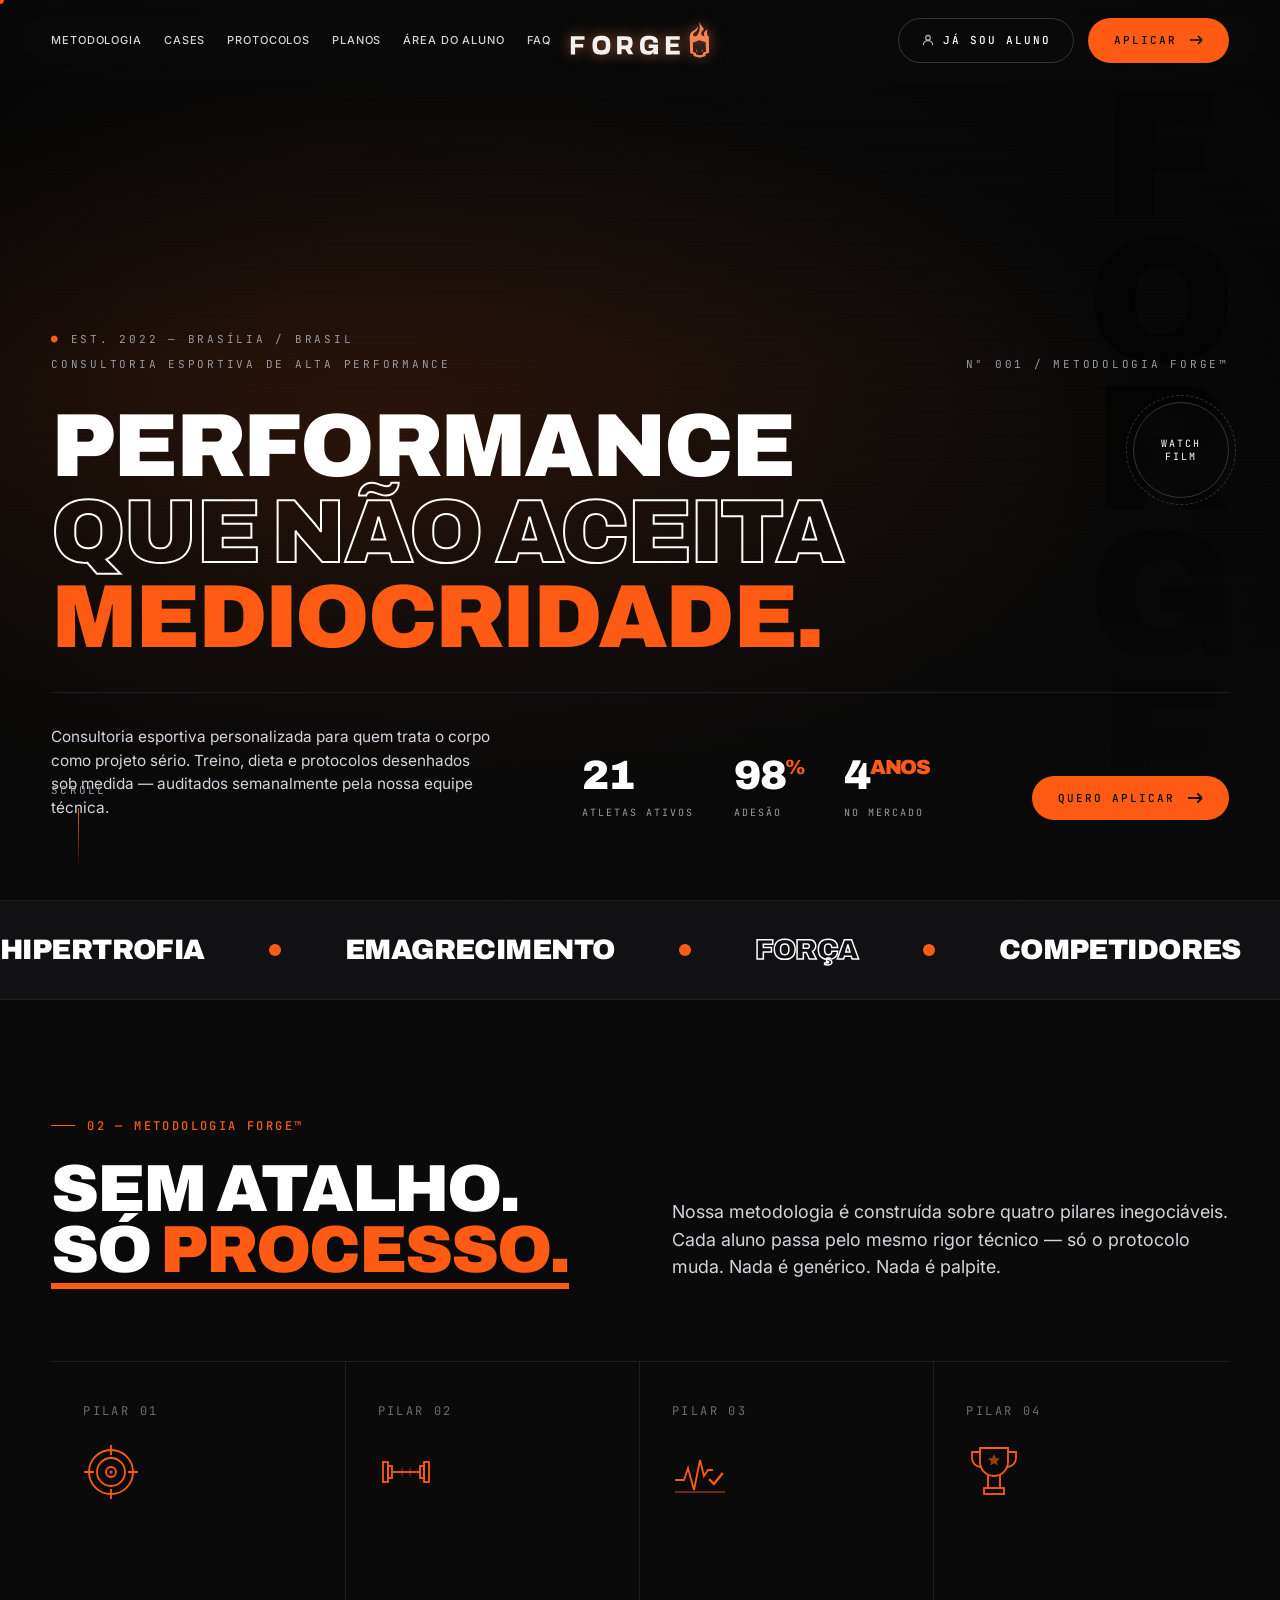
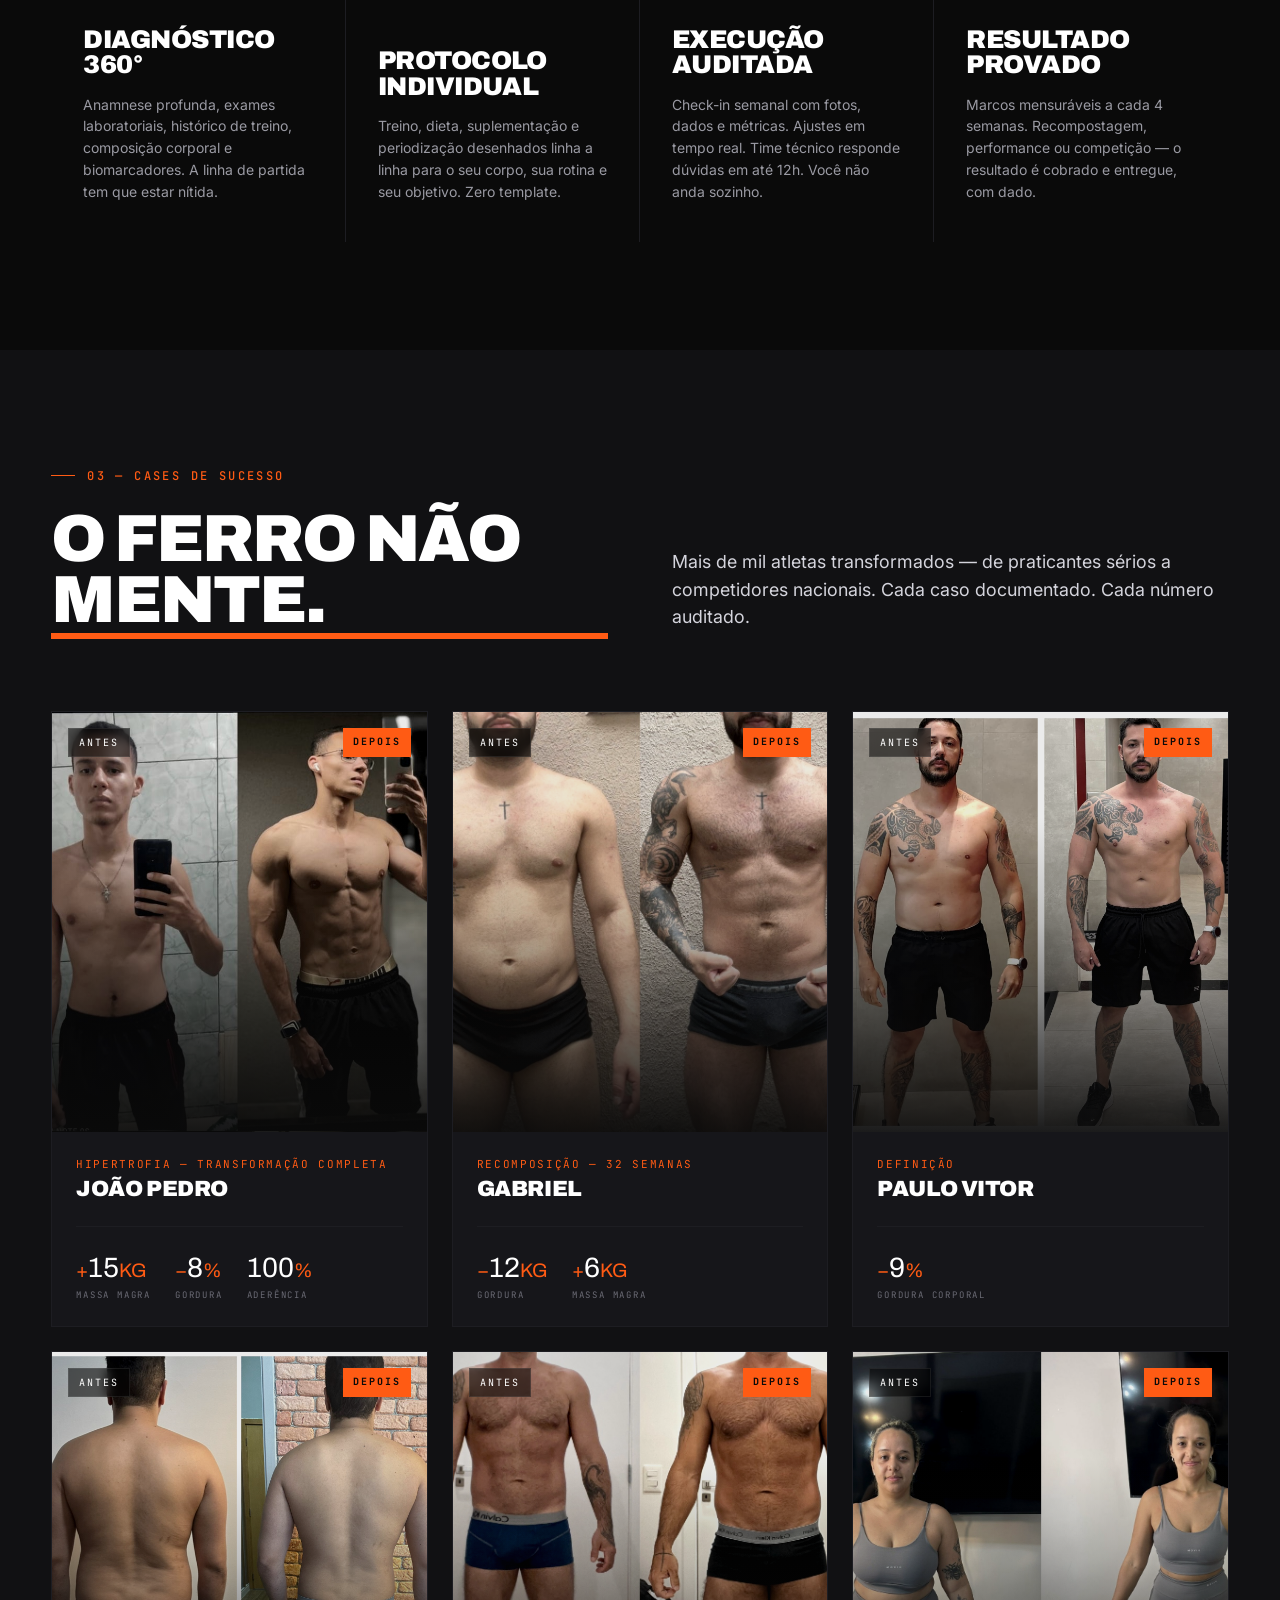
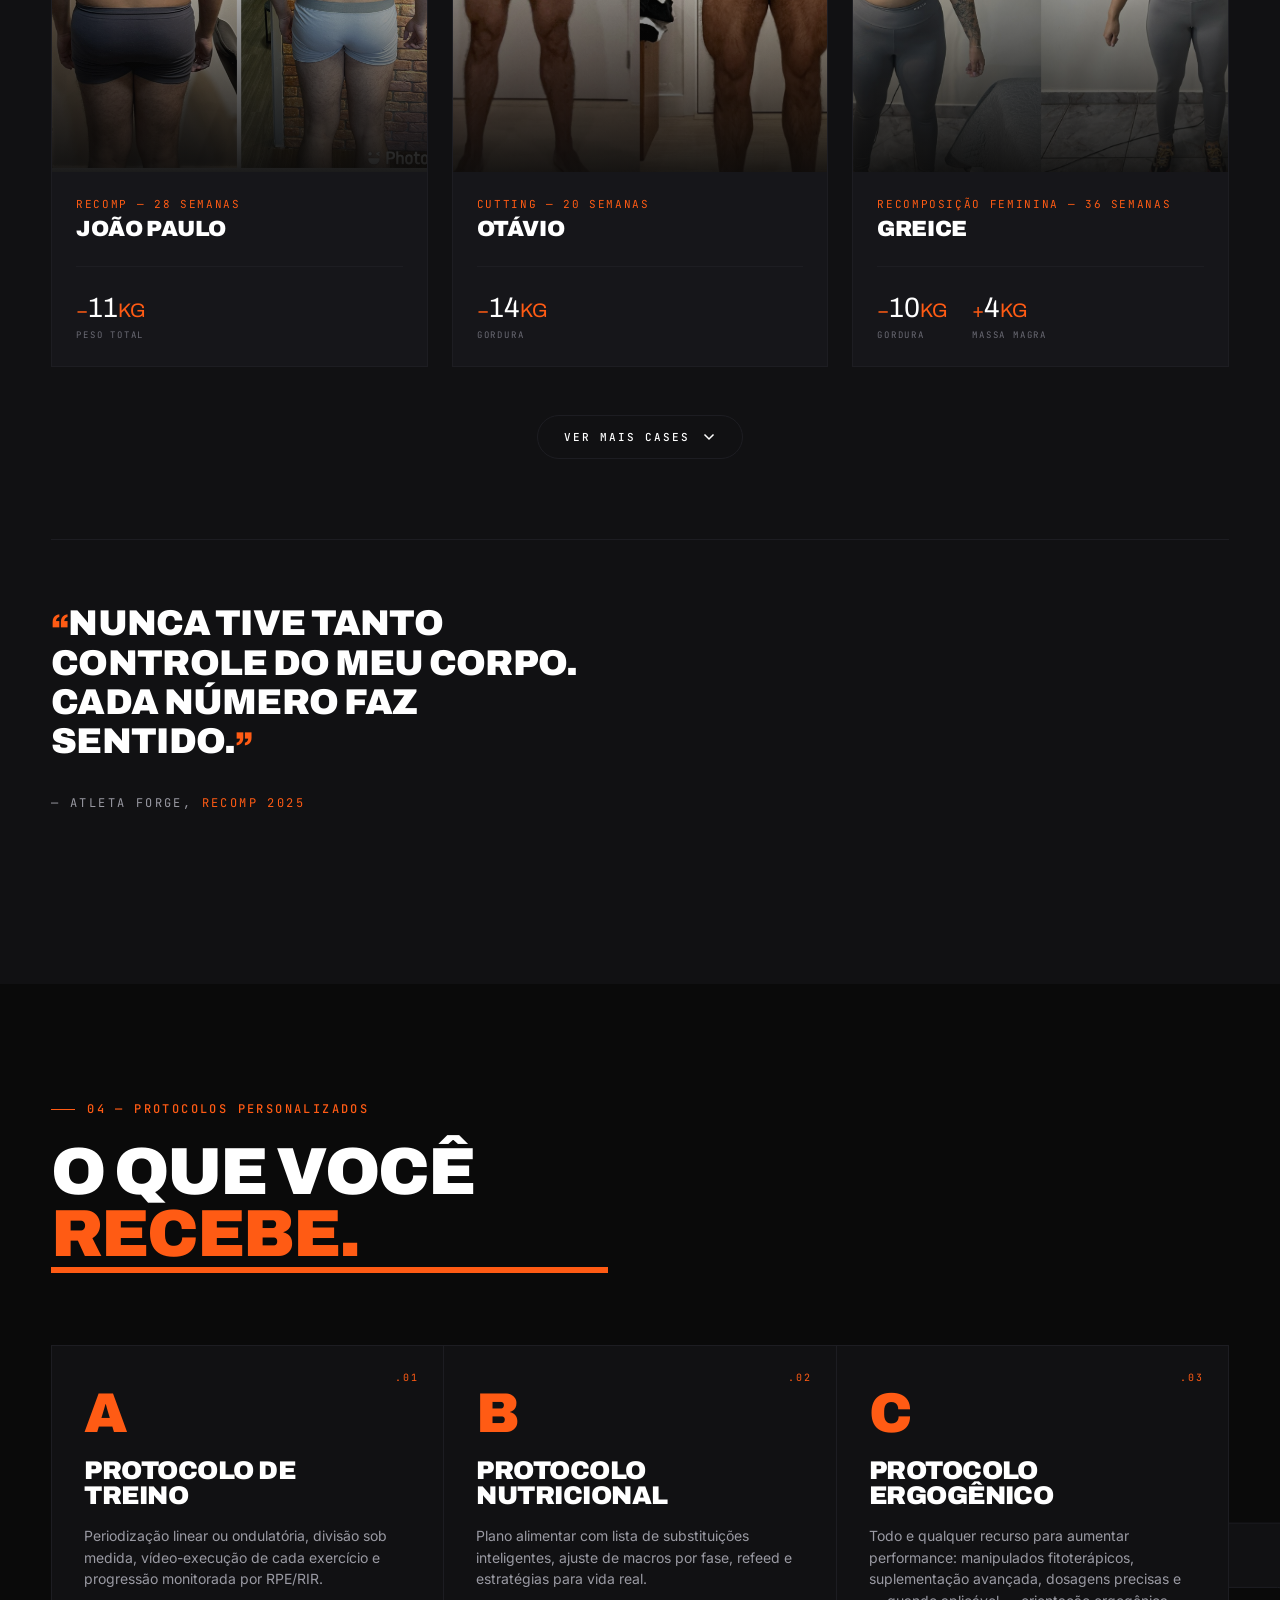
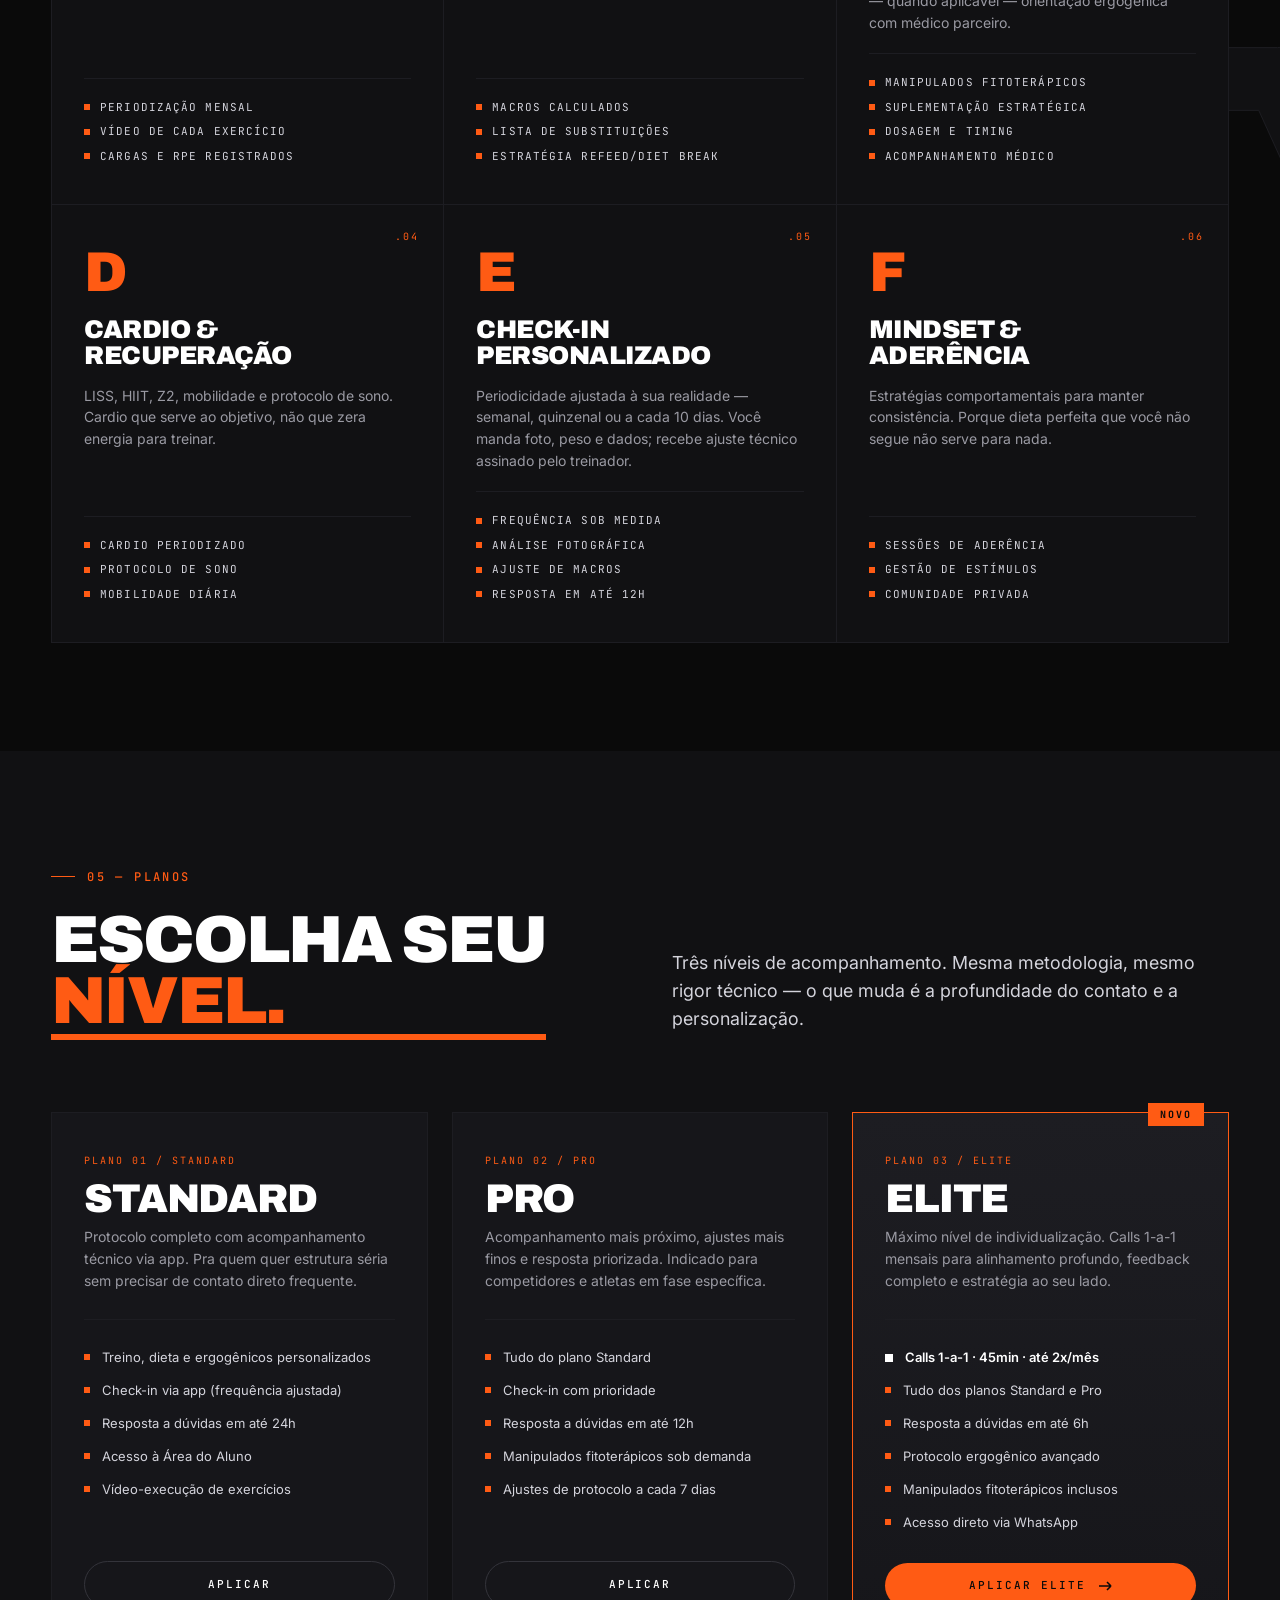
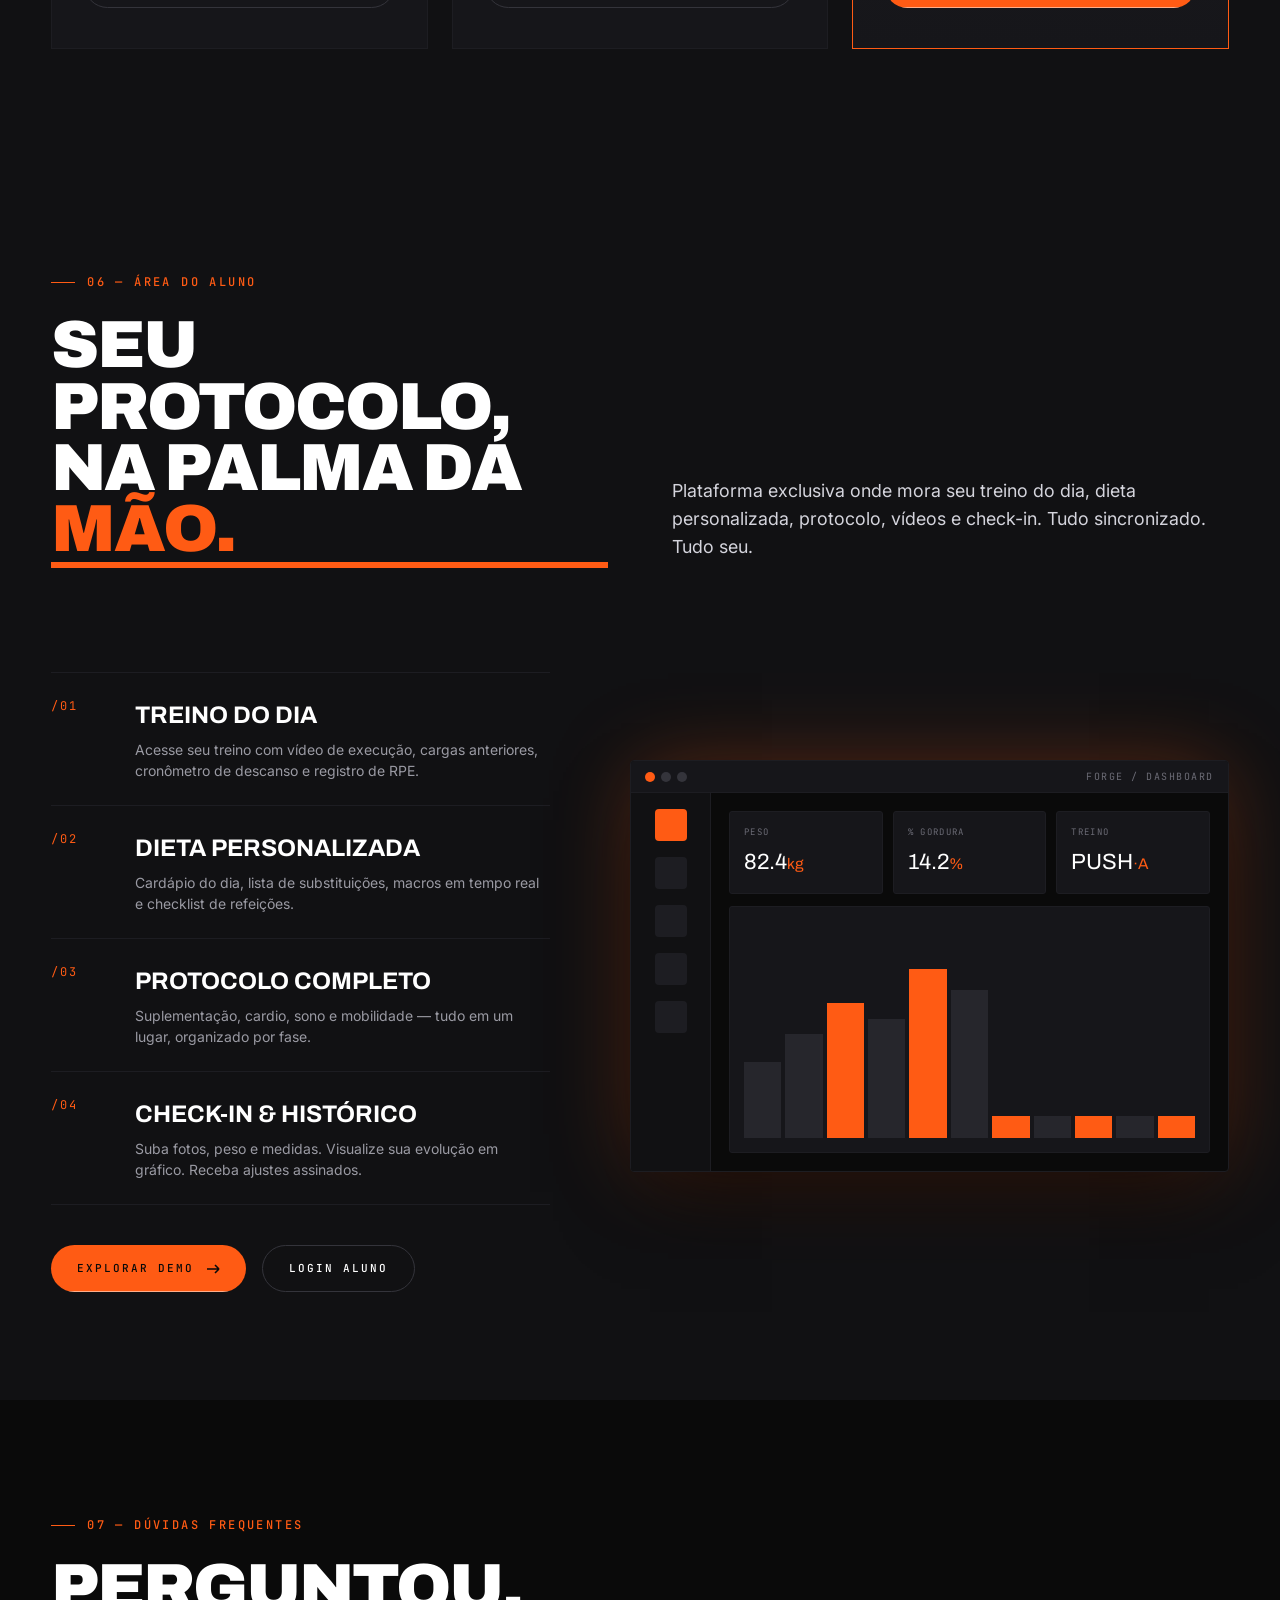
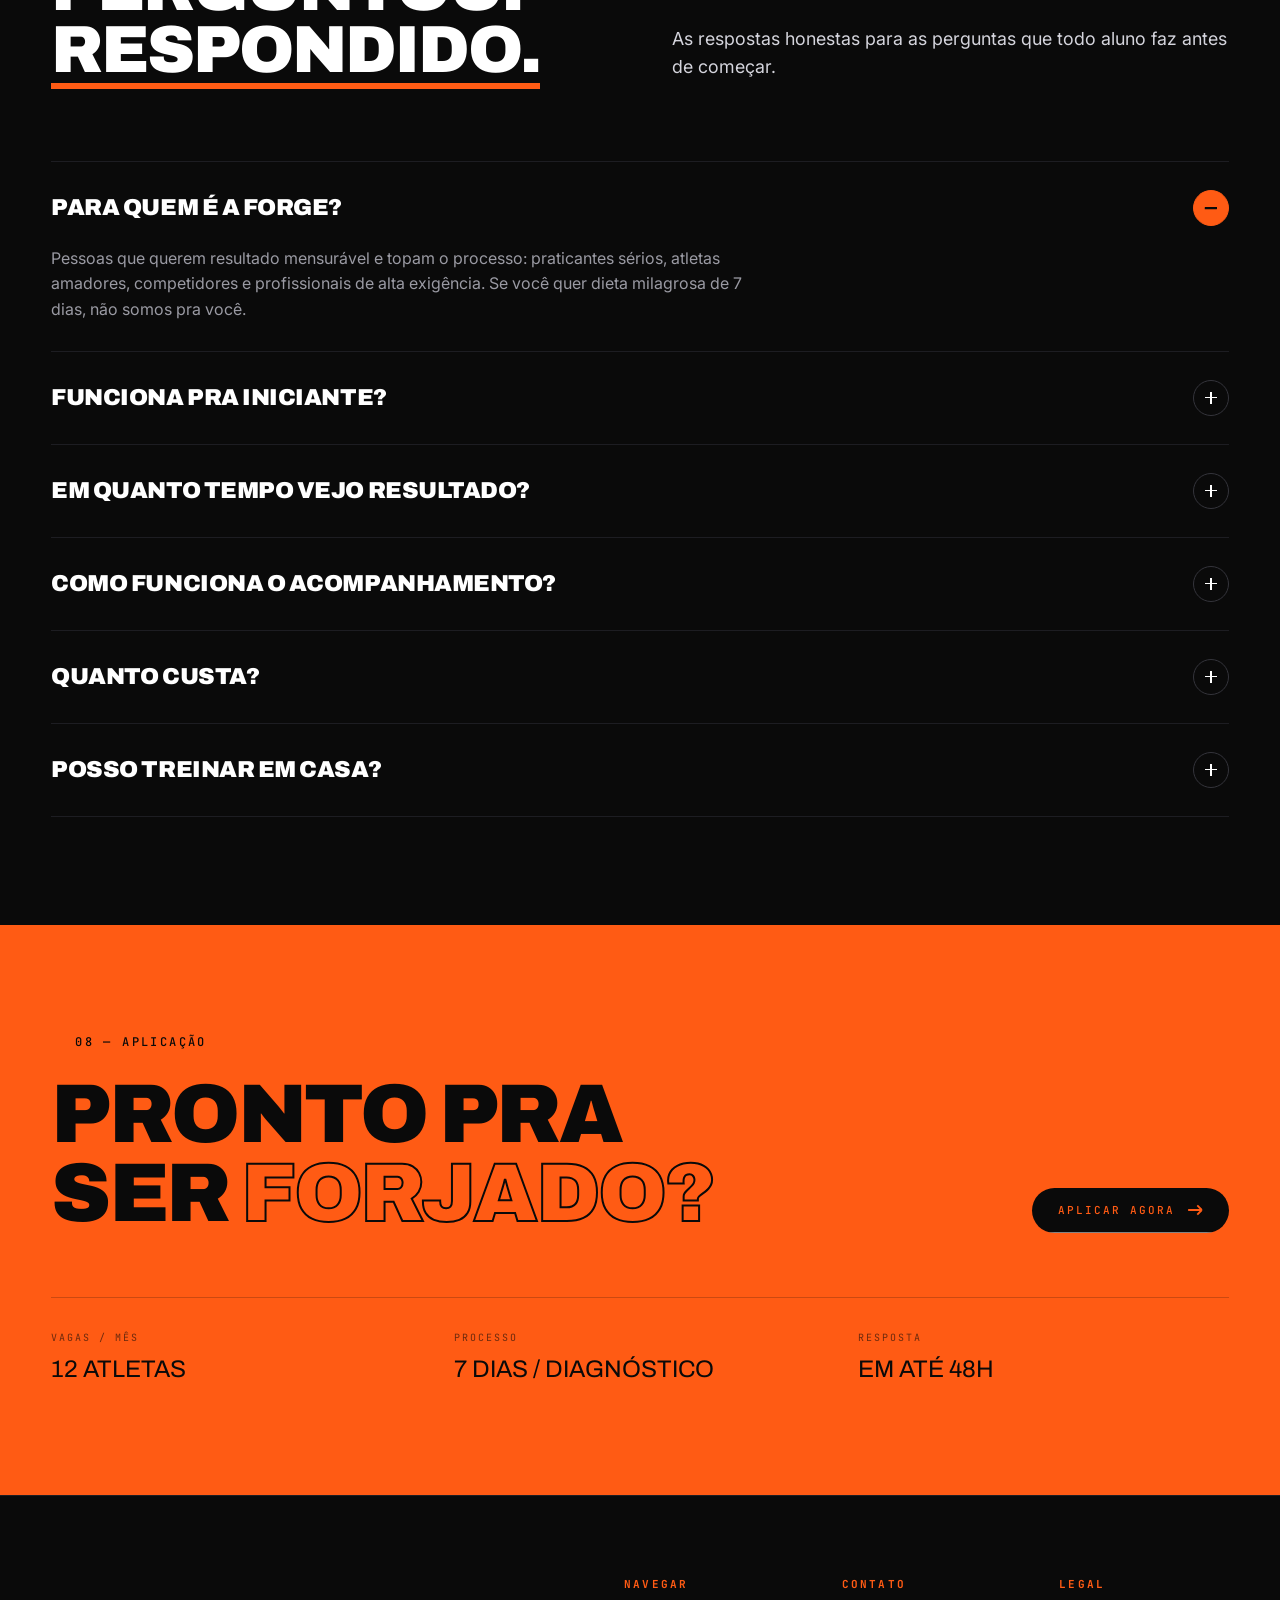
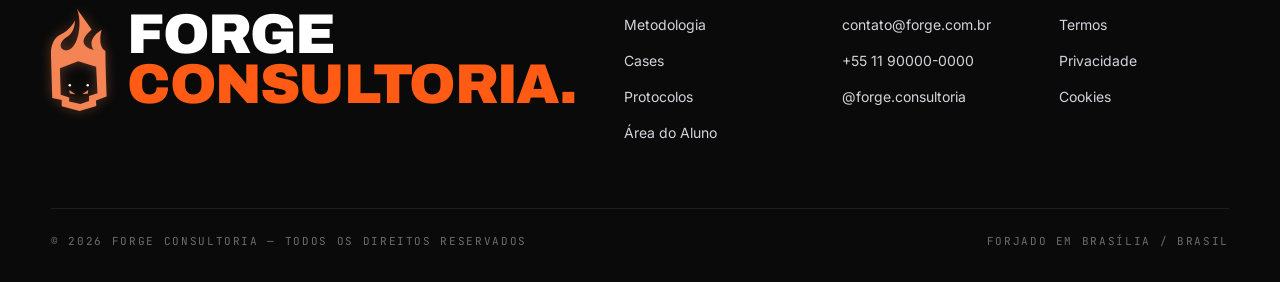
<file: index.html>
<!doctype html>
<html lang="pt-BR">
<head>
<meta charset="utf-8" />
<meta name="viewport" content="width=device-width, initial-scale=1" />
<title>FORGE — Consultoria Esportiva de Alta Performance</title>
<link rel="stylesheet" href="styles.css" />
<link rel="icon" href="assets/forge-logo.svg" type="image/svg+xml" />
</head>
<body>

<!-- ============ NAV ============ -->
<header class="nav">
  <button class="nav-toggle" type="button" aria-label="Abrir menu" aria-expanded="false" aria-controls="nav-drawer">
    <span></span><span></span><span></span>
  </button>
  <nav class="nav-links nav-links-left">
    <a href="#metodologia">Metodologia</a>
    <a href="#cases">Cases</a>
    <a href="#protocolos">Protocolos</a>
    <a href="#planos">Planos</a>
    <a href="#area-aluno">Área do Aluno</a>
    <a href="#faq">FAQ</a>
  </nav>
  <a class="nav-logo" href="#top" aria-label="FORGE">
    <span data-forge-wordmark="36" class="nav-wordmark"></span>
  </a>
  <div class="nav-actions">
    <a href="area-aluno.html" class="nav-student">
      <svg width="14" height="14" viewBox="0 0 24 24" fill="none" stroke="currentColor" stroke-width="2">
        <path d="M12 12a4 4 0 100-8 4 4 0 000 8zM4 21a8 8 0 0116 0"/>
      </svg>
      <span>Já sou Aluno</span>
    </a>
    <a href="aplicar.html" class="btn btn-primary nav-cta"><span>Aplicar</span>
      <svg width="14" height="10" viewBox="0 0 14 10" fill="none"><path d="M1 5h12m0 0L9 1m4 4L9 9" stroke="currentColor" stroke-width="1.6"/></svg>
    </a>
  </div>
</header>

<!-- ============ MOBILE DRAWER ============ -->
<div class="nav-drawer" id="nav-drawer" aria-hidden="true">
  <div class="nav-drawer-bg" data-nav-close></div>
  <aside class="nav-drawer-panel" role="dialog" aria-label="Menu de navegação">
    <div class="nav-drawer-head">
      <span data-forge-wordmark="32" class="nav-drawer-mark"></span>
      <button class="nav-drawer-close" type="button" aria-label="Fechar menu" data-nav-close>
        <svg width="18" height="18" viewBox="0 0 18 18" fill="none" aria-hidden="true">
          <path d="M2 2l14 14M16 2L2 16" stroke="currentColor" stroke-width="1.6" stroke-linecap="square"/>
        </svg>
      </button>
    </div>
    <nav class="nav-drawer-links">
      <a href="#metodologia" data-nav-close><span class="num">/01</span><span>Metodologia</span></a>
      <a href="#cases" data-nav-close><span class="num">/02</span><span>Cases</span></a>
      <a href="#protocolos" data-nav-close><span class="num">/03</span><span>Protocolos</span></a>
      <a href="#planos" data-nav-close><span class="num">/04</span><span>Planos</span></a>
      <a href="#area-aluno" data-nav-close><span class="num">/05</span><span>Área do Aluno</span></a>
      <a href="#faq" data-nav-close><span class="num">/06</span><span>FAQ</span></a>
    </nav>
    <div class="nav-drawer-foot">
      <a href="aplicar.html" class="btn btn-primary nav-drawer-cta"><span>APLICAR</span>
        <svg width="14" height="10" viewBox="0 0 14 10" fill="none"><path d="M1 5h12m0 0L9 1m4 4L9 9" stroke="currentColor" stroke-width="1.6"/></svg>
      </a>
      <a href="area-aluno.html" class="nav-drawer-student">
        <svg width="14" height="14" viewBox="0 0 24 24" fill="none" stroke="currentColor" stroke-width="2"><path d="M12 12a4 4 0 100-8 4 4 0 000 8zM4 21a8 8 0 0116 0"/></svg>
        <span>Já sou Aluno</span>
      </a>
      <span class="nav-drawer-meta">EST. 2022 — BRASÍLIA / BR</span>
    </div>
  </aside>
</div>

<!-- ============ HERO ============ -->
<section class="hero" id="top">
  <div class="hero-video">
    <video class="hero-video-el" src="assets/hero.mp4" autoplay muted loop playsinline preload="auto"></video>
    <div class="hero-mesh" aria-hidden="true"></div>
    <div class="hero-figure" aria-hidden="true">
      <span class="hero-wordmark">F</span>
      <span class="hero-wordmark">O</span>
      <span class="hero-wordmark">R</span>
      <span class="hero-wordmark">G</span>
      <span class="hero-wordmark">E</span>
    </div>
  </div>

  <button class="hero-play" aria-label="Assistir">
    <span>WATCH<br/>FILM</span>
  </button>

  <div class="container hero-content">
    <div class="hero-meta">
      <div class="hero-meta-left">
        <span class="hero-meta-tag"><span>●</span> EST. 2022 — BRASÍLIA / BRASIL</span>
        <span class="hero-meta-tag">CONSULTORIA ESPORTIVA DE ALTA PERFORMANCE</span>
      </div>
      <div class="hero-meta-tag">N° 001 / METODOLOGIA FORGE™</div>
    </div>

    <h1 class="hero-title">
      <div class="word"><span style="animation-delay:.05s">PERFORMANCE</span></div>
      <div class="word"><span style="animation-delay:.20s" class="stroke">QUE NÃO ACEITA</span></div>
      <div class="word"><span style="animation-delay:.35s" class="orange">MEDIOCRIDADE.</span></div>
    </h1>

    <div class="hero-bottom">
      <p class="hero-desc">
        Consultoria esportiva personalizada para quem trata o corpo como projeto sério. Treino, dieta e protocolos desenhados sob medida — auditados semanalmente pela nossa equipe técnica.
      </p>
      <div class="hero-stats reveal">
        <div>
          <div class="hero-stat-num"><span class="count" data-to="21">0</span></div>
          <div class="hero-stat-label">Atletas Ativos</div>
        </div>
        <div>
          <div class="hero-stat-num"><span class="count" data-to="98">0</span><sup>%</sup></div>
          <div class="hero-stat-label">Adesão</div>
        </div>
        <div>
          <div class="hero-stat-num"><span class="count" data-to="4">0</span><sup>ANOS</sup></div>
          <div class="hero-stat-label">No Mercado</div>
        </div>
      </div>
      <a href="aplicar.html" class="btn btn-primary"><span>QUERO APLICAR</span>
        <svg width="16" height="12" viewBox="0 0 14 10" fill="none"><path d="M1 5h12m0 0L9 1m4 4L9 9" stroke="currentColor" stroke-width="1.6"/></svg>
      </a>
    </div>
  </div>

  <div class="hero-scroll">
    <span>SCROLL</span>
    <div class="hero-scroll-line"></div>
  </div>
</section>

<!-- ============ MARQUEE ============ -->
<div class="marquee" aria-hidden="true">
  <div class="marquee-track">
    <span>HIPERTROFIA <span class="dot"></span> EMAGRECIMENTO <span class="dot"></span> <span class="stroke">FORÇA</span> <span class="dot"></span> COMPETIDORES <span class="dot"></span> ATLETAS <span class="dot"></span> <span class="stroke">PERFORMANCE</span> <span class="dot"></span></span>
    <span>HIPERTROFIA <span class="dot"></span> EMAGRECIMENTO <span class="dot"></span> <span class="stroke">FORÇA</span> <span class="dot"></span> COMPETIDORES <span class="dot"></span> ATLETAS <span class="dot"></span> <span class="stroke">PERFORMANCE</span> <span class="dot"></span></span>
  </div>
</div>

<!-- ============ METODOLOGIA ============ -->
<section class="metodologia" id="metodologia">
  <div class="container">
    <div class="section-head">
      <div class="section-head-left">
        <span class="eyebrow reveal">02 — METODOLOGIA FORGE™</span>
        <h2 class="display h2 section-head-title title-line"><span>SEM ATALHO.<br/>SÓ <span style="color:var(--orange)">PROCESSO.</span></span></h2>
      </div>
      <p class="lead reveal">
        Nossa metodologia é construída sobre quatro pilares inegociáveis. Cada aluno passa pelo mesmo rigor técnico — só o protocolo muda. Nada é genérico. Nada é palpite.
      </p>
    </div>

    <div class="pillars reveal-stagger">
      <div class="pillar">
        <div>
          <div class="pillar-num">PILAR 01</div>
          <div class="pillar-icon">
            <!-- Diagnóstico: alvo com mira de scope -->
            <svg viewBox="0 0 56 56" fill="none" stroke-width="1.8" stroke-linecap="square">
              <circle cx="28" cy="28" r="22"/>
              <circle cx="28" cy="28" r="14"/>
              <circle cx="28" cy="28" r="5"/>
              <circle cx="28" cy="28" r="1.5" fill="currentColor" stroke="none"/>
              <path d="M28 2v8M28 46v8M2 28h8M46 28h8"/>
            </svg>
          </div>
        </div>
        <div>
          <h3 class="pillar-title">Diagnóstico<br/>360°</h3>
          <p class="pillar-desc">Anamnese profunda, exames laboratoriais, histórico de treino, composição corporal e biomarcadores. A linha de partida tem que estar nítida.</p>
        </div>
      </div>

      <div class="pillar">
        <div>
          <div class="pillar-num">PILAR 02</div>
          <div class="pillar-icon">
            <!-- Protocolo: barra de halter (peso individualizado) -->
            <svg viewBox="0 0 56 56" fill="none" stroke-width="1.8" stroke-linecap="square">
              <rect x="5" y="18" width="5" height="20"/>
              <rect x="10" y="22" width="4" height="12"/>
              <line x1="14" y1="28" x2="42" y2="28"/>
              <rect x="42" y="22" width="4" height="12"/>
              <rect x="46" y="18" width="5" height="20"/>
              <line x1="24" y1="24" x2="24" y2="32" stroke-width="1" opacity="0.5"/>
              <line x1="32" y1="24" x2="32" y2="32" stroke-width="1" opacity="0.5"/>
            </svg>
          </div>
        </div>
        <div>
          <h3 class="pillar-title">Protocolo<br/>Individual</h3>
          <p class="pillar-desc">Treino, dieta, suplementação e periodização desenhados linha a linha para o seu corpo, sua rotina e seu objetivo. Zero template.</p>
        </div>
      </div>

      <div class="pillar">
        <div>
          <div class="pillar-num">PILAR 03</div>
          <div class="pillar-icon">
            <!-- Execução: gráfico de progresso/heartbeat com check -->
            <svg viewBox="0 0 56 56" fill="none" stroke-width="1.8" stroke-linecap="square" stroke-linejoin="miter">
              <path d="M4 36h8l4-12 6 22 6-30 4 16 4-6h4"/>
              <path d="M38 36l4 4 8-10" stroke-width="2.4"/>
              <line x1="4" y1="48" x2="52" y2="48" opacity="0.4"/>
            </svg>
          </div>
        </div>
        <div>
          <h3 class="pillar-title">Execução<br/>Auditada</h3>
          <p class="pillar-desc">Check-in semanal com fotos, dados e métricas. Ajustes em tempo real. Time técnico responde dúvidas em até 12h. Você não anda sozinho.</p>
        </div>
      </div>

      <div class="pillar">
        <div>
          <div class="pillar-num">PILAR 04</div>
          <div class="pillar-icon">
            <!-- Resultado: troféu/medalha com cinta -->
            <svg viewBox="0 0 56 56" fill="none" stroke-width="1.8" stroke-linecap="square" stroke-linejoin="miter">
              <path d="M14 4h28v14a14 14 0 01-28 0V4z"/>
              <path d="M14 8H6v6c0 5 4 9 9 9M42 8h8v6c0 5-4 9-9 9"/>
              <line x1="22" y1="32" x2="22" y2="44"/>
              <line x1="34" y1="32" x2="34" y2="44"/>
              <rect x="18" y="44" width="20" height="6"/>
              <path d="M28 10l1.8 4 4.2.4-3.2 3 1 4.2-3.8-2.4L24.2 21.6l1-4.2L22 14.4l4.2-.4L28 10z" fill="currentColor" stroke="none" opacity="0.6"/>
            </svg>
          </div>
        </div>
        <div>
          <h3 class="pillar-title">Resultado<br/>Provado</h3>
          <p class="pillar-desc">Marcos mensuráveis a cada 4 semanas. Recompostagem, performance ou competição — o resultado é cobrado e entregue, com dado.</p>
        </div>
      </div>
    </div>
  </div>
</section>

<!-- ============ CASES ============ -->
<section class="cases" id="cases">
  <div class="container">
    <div class="section-head">
      <div class="section-head-left">
        <span class="eyebrow reveal">03 — CASES DE SUCESSO</span>
        <h2 class="display h2 section-head-title title-line"><span>O FERRO NÃO MENTE.</span></h2>
      </div>
      <p class="lead reveal">
        Mais de mil atletas transformados — de praticantes sérios a competidores nacionais. Cada caso documentado. Cada número auditado.
      </p>
    </div>

    <div class="cases-grid reveal-stagger">
      <article class="case">
        <div class="case-img">
          <img src="assets/cases/joao-pedro.jpg" alt="João Pedro — antes e depois" loading="lazy" />
          <div class="case-badge"><span>ANTES</span><span>DEPOIS</span></div>
        </div>
        <div class="case-info">
          <div class="case-cat">HIPERTROFIA — TRANSFORMAÇÃO COMPLETA</div>
          <h3 class="case-name">João Pedro</h3>
          <div class="case-meta">
            <div class="case-meta-item"><div class="num"><span class="pos">+</span>15<span class="pos">KG</span></div><div class="lbl">Massa Magra</div></div>
            <div class="case-meta-item"><div class="num"><span class="neg">−</span>8<span class="pos">%</span></div><div class="lbl">Gordura</div></div>
            <div class="case-meta-item"><div class="num">100<span class="pos">%</span></div><div class="lbl">Aderência</div></div>
          </div>
        </div>
      </article>

      <article class="case">
        <div class="case-img">
          <img src="assets/cases/gabriel-frente.jpg" alt="Gabriel — antes e depois" loading="lazy" />
          <div class="case-badge"><span>ANTES</span><span>DEPOIS</span></div>
        </div>
        <div class="case-info">
          <div class="case-cat">RECOMPOSIÇÃO — 32 SEMANAS</div>
          <h3 class="case-name">Gabriel</h3>
          <div class="case-meta">
            <div class="case-meta-item"><div class="num"><span class="neg">−</span>12<span class="pos">KG</span></div><div class="lbl">Gordura</div></div>
            <div class="case-meta-item"><div class="num"><span class="pos">+</span>6<span class="pos">KG</span></div><div class="lbl">Massa Magra</div></div>
          </div>
        </div>
      </article>

      <article class="case">
        <div class="case-img">
          <img src="assets/cases/paulo-vitor.jpg" alt="Paulo Vitor — antes e depois" loading="lazy" />
          <div class="case-badge"><span>ANTES</span><span>DEPOIS</span></div>
        </div>
        <div class="case-info">
          <div class="case-cat">DEFINIÇÃO</div>
          <h3 class="case-name">Paulo Vitor</h3>
          <div class="case-meta">
            <div class="case-meta-item"><div class="num"><span class="neg">−</span>9<span class="pos">%</span></div><div class="lbl">Gordura Corporal</div></div>
          </div>
        </div>
      </article>

      <article class="case">
        <div class="case-img">
          <img src="assets/cases/joao-paulo.jpg" alt="João Paulo — antes e depois" loading="lazy" />
          <div class="case-badge"><span>ANTES</span><span>DEPOIS</span></div>
        </div>
        <div class="case-info">
          <div class="case-cat">RECOMP — 28 SEMANAS</div>
          <h3 class="case-name">João Paulo</h3>
          <div class="case-meta">
            <div class="case-meta-item"><div class="num"><span class="neg">−</span>11<span class="pos">KG</span></div><div class="lbl">Peso Total</div></div>
          </div>
        </div>
      </article>

      <article class="case">
        <div class="case-img">
          <img src="assets/cases/otavio-frente.jpg" alt="Otávio — antes e depois" loading="lazy" />
          <div class="case-badge"><span>ANTES</span><span>DEPOIS</span></div>
        </div>
        <div class="case-info">
          <div class="case-cat">CUTTING — 20 SEMANAS</div>
          <h3 class="case-name">Otávio</h3>
          <div class="case-meta">
            <div class="case-meta-item"><div class="num"><span class="neg">−</span>14<span class="pos">KG</span></div><div class="lbl">Gordura</div></div>
          </div>
        </div>
      </article>

      <article class="case">
        <div class="case-img">
          <img src="assets/cases/greice-frente.jpg" alt="Greice frente — antes e depois" loading="lazy" />
          <div class="case-badge"><span>ANTES</span><span>DEPOIS</span></div>
        </div>
        <div class="case-info">
          <div class="case-cat">RECOMPOSIÇÃO FEMININA — 36 SEMANAS</div>
          <h3 class="case-name">Greice</h3>
          <div class="case-meta">
            <div class="case-meta-item"><div class="num"><span class="neg">−</span>10<span class="pos">KG</span></div><div class="lbl">Gordura</div></div>
            <div class="case-meta-item"><div class="num"><span class="pos">+</span>4<span class="pos">KG</span></div><div class="lbl">Massa Magra</div></div>
          </div>
        </div>
      </article>

      <article class="case case-hidden" data-extra>
        <div class="case-img case-img-portrait">
          <img src="assets/cases/amanda-frente.png" alt="Amanda frente — antes e depois" loading="lazy" />
          <div class="case-badge"><span>ANTES</span><span>DEPOIS</span></div>
        </div>
        <div class="case-info">
          <div class="case-cat">EMAGRECIMENTO — 24 SEMANAS</div>
          <h3 class="case-name">Amanda</h3>
          <div class="case-meta">
            <div class="case-meta-item"><div class="num"><span class="neg">−</span>13<span class="pos">KG</span></div><div class="lbl">Peso Total</div></div>
          </div>
        </div>
      </article>

      <article class="case case-hidden" data-extra>
        <div class="case-img case-img-portrait">
          <img src="assets/cases/amanda-lado.png" alt="Amanda lado — antes e depois" loading="lazy" />
          <div class="case-badge"><span>ANTES</span><span>DEPOIS</span></div>
        </div>
        <div class="case-info">
          <div class="case-cat">RECOMP — PERFIL LATERAL</div>
          <h3 class="case-name">Amanda</h3>
          <div class="case-meta">
            <div class="case-meta-item"><div class="num"><span class="neg">−</span>9<span class="pos">%</span></div><div class="lbl">Gordura</div></div>
          </div>
        </div>
      </article>

      <article class="case case-hidden" data-extra>
        <div class="case-img case-img-portrait">
          <img src="assets/cases/elzo-costas.png" alt="Elzo costas — antes e depois" loading="lazy" />
          <div class="case-badge"><span>ANTES</span><span>DEPOIS</span></div>
        </div>
        <div class="case-info">
          <div class="case-cat">CUTTING — 32 SEMANAS</div>
          <h3 class="case-name">Elzo</h3>
          <div class="case-meta">
            <div class="case-meta-item"><div class="num"><span class="neg">−</span>16<span class="pos">KG</span></div><div class="lbl">Peso Total</div></div>
          </div>
        </div>
      </article>

      <article class="case case-hidden" data-extra>
        <div class="case-img case-img-portrait">
          <img src="assets/cases/elzo-lado.png" alt="Elzo lado — antes e depois" loading="lazy" />
          <div class="case-badge"><span>ANTES</span><span>DEPOIS</span></div>
        </div>
        <div class="case-info">
          <div class="case-cat">DEFINIÇÃO — PERFIL LATERAL</div>
          <h3 class="case-name">Elzo</h3>
          <div class="case-meta">
            <div class="case-meta-item"><div class="num"><span class="neg">−</span>11<span class="pos">%</span></div><div class="lbl">Gordura</div></div>
          </div>
        </div>
      </article>

      <article class="case case-hidden" data-extra>
        <div class="case-img">
          <img src="assets/cases/greice-costas.jpg" alt="Greice costas — antes e depois" loading="lazy" />
          <div class="case-badge"><span>ANTES</span><span>DEPOIS</span></div>
        </div>
        <div class="case-info">
          <div class="case-cat">RECOMP — VISTA POSTERIOR</div>
          <h3 class="case-name">Greice</h3>
          <div class="case-meta">
            <div class="case-meta-item"><div class="num"><span class="pos">+</span>4<span class="pos">KG</span></div><div class="lbl">Glúteo / Posterior</div></div>
          </div>
        </div>
      </article>
    </div>

    <div class="cases-more-wrap">
      <button class="btn btn-ghost cases-more-btn" type="button" data-cases-toggle>
        <span class="cases-more-label">VER MAIS CASES</span>
        <svg width="14" height="14" viewBox="0 0 14 14" fill="none" aria-hidden="true"><path d="M3 5L7 9L11 5" stroke="currentColor" stroke-width="1.5" stroke-linecap="square"/></svg>
      </button>
    </div>

    <div class="testimonial-band">
      <div class="testimonial reveal-text">
        <span><span class="quote-mark">“</span>NUNCA TIVE TANTO CONTROLE DO MEU CORPO. CADA NÚMERO FAZ SENTIDO.<span class="quote-mark">”</span></span>
      </div>
      <div class="testimonial-author reveal">— ATLETA FORGE, <span>RECOMP 2025</span></div>
    </div>
  </div>
</section>

<!-- ============ PROTOCOLOS ============ -->
<section class="protocolos" id="protocolos">
  <div class="protocolos-bg">FORGE</div>
  <div class="container">
    <div class="section-head">
      <div class="section-head-left">
        <span class="eyebrow reveal">04 — PROTOCOLOS PERSONALIZADOS</span>
        <h2 class="display h2 section-head-title title-line"><span>O QUE VOCÊ <span style="color:var(--orange)">RECEBE.</span></span></h2>
      </div>
      <p class="lead reveal">
        Cada protocolo é construído por uma equipe multidisciplinar — treinador-chefe, nutricionista esportivo e médico parceiro. Nada de planilha pronta.
      </p>
    </div>

    <div class="protocols-grid reveal-stagger">
      <div class="protocol">
        <span class="protocol-tag">.01</span>
        <div class="protocol-num">A</div>
        <h3 class="protocol-title">Protocolo de<br/>Treino</h3>
        <p class="protocol-desc">Periodização linear ou ondulatória, divisão sob medida, vídeo-execução de cada exercício e progressão monitorada por RPE/RIR.</p>
        <ul class="protocol-list">
          <li>Periodização Mensal</li>
          <li>Vídeo de Cada Exercício</li>
          <li>Cargas e RPE Registrados</li>
        </ul>
      </div>
      <div class="protocol">
        <span class="protocol-tag">.02</span>
        <div class="protocol-num">B</div>
        <h3 class="protocol-title">Protocolo<br/>Nutricional</h3>
        <p class="protocol-desc">Plano alimentar com lista de substituições inteligentes, ajuste de macros por fase, refeed e estratégias para vida real.</p>
        <ul class="protocol-list">
          <li>Macros Calculados</li>
          <li>Lista de Substituições</li>
          <li>Estratégia Refeed/Diet Break</li>
        </ul>
      </div>
      <div class="protocol">
        <span class="protocol-tag">.03</span>
        <div class="protocol-num">C</div>
        <h3 class="protocol-title">Protocolo<br/>Ergogênico</h3>
        <p class="protocol-desc">Todo e qualquer recurso para aumentar performance: manipulados fitoterápicos, suplementação avançada, dosagens precisas e — quando aplicável — orientação ergogênica com médico parceiro.</p>
        <ul class="protocol-list">
          <li>Manipulados Fitoterápicos</li>
          <li>Suplementação Estratégica</li>
          <li>Dosagem e Timing</li>
          <li>Acompanhamento Médico</li>
        </ul>
      </div>
      <div class="protocol">
        <span class="protocol-tag">.04</span>
        <div class="protocol-num">D</div>
        <h3 class="protocol-title">Cardio &<br/>Recuperação</h3>
        <p class="protocol-desc">LISS, HIIT, Z2, mobilidade e protocolo de sono. Cardio que serve ao objetivo, não que zera energia para treinar.</p>
        <ul class="protocol-list">
          <li>Cardio Periodizado</li>
          <li>Protocolo de Sono</li>
          <li>Mobilidade Diária</li>
        </ul>
      </div>
      <div class="protocol">
        <span class="protocol-tag">.05</span>
        <div class="protocol-num">E</div>
        <h3 class="protocol-title">Check-in<br/>Personalizado</h3>
        <p class="protocol-desc">Periodicidade ajustada à sua realidade — semanal, quinzenal ou a cada 10 dias. Você manda foto, peso e dados; recebe ajuste técnico assinado pelo treinador.</p>
        <ul class="protocol-list">
          <li>Frequência Sob Medida</li>
          <li>Análise Fotográfica</li>
          <li>Ajuste de Macros</li>
          <li>Resposta em até 12h</li>
        </ul>
      </div>
      <div class="protocol">
        <span class="protocol-tag">.06</span>
        <div class="protocol-num">F</div>
        <h3 class="protocol-title">Mindset &<br/>Aderência</h3>
        <p class="protocol-desc">Estratégias comportamentais para manter consistência. Porque dieta perfeita que você não segue não serve para nada.</p>
        <ul class="protocol-list">
          <li>Sessões de Aderência</li>
          <li>Gestão de Estímulos</li>
          <li>Comunidade Privada</li>
        </ul>
      </div>
    </div>
  </div>
</section>

<!-- ============ PLANOS ============ -->
<section class="planos" id="planos">
  <div class="container">
    <div class="section-head">
      <div class="section-head-left">
        <span class="eyebrow reveal">05 — PLANOS</span>
        <h2 class="display h2 section-head-title title-line"><span>ESCOLHA SEU<br/><span style="color:var(--orange)">NÍVEL.</span></span></h2>
      </div>
      <p class="lead reveal">Três níveis de acompanhamento. Mesma metodologia, mesmo rigor técnico — o que muda é a profundidade do contato e a personalização.</p>
    </div>

    <div class="plans-grid reveal-stagger">
      <div class="plan">
        <div class="plan-tag">PLANO 01 / STANDARD</div>
        <h3 class="plan-name">Standard</h3>
        <p class="plan-desc">Protocolo completo com acompanhamento técnico via app. Pra quem quer estrutura séria sem precisar de contato direto frequente.</p>
        <ul class="plan-features">
          <li>Treino, dieta e ergogênicos personalizados</li>
          <li>Check-in via app (frequência ajustada)</li>
          <li>Resposta a dúvidas em até 24h</li>
          <li>Acesso à Área do Aluno</li>
          <li>Vídeo-execução de exercícios</li>
        </ul>
        <a href="aplicar.html" class="btn btn-ghost plan-cta">APLICAR</a>
      </div>

      <div class="plan">
        <div class="plan-tag">PLANO 02 / PRO</div>
        <h3 class="plan-name">Pro</h3>
        <p class="plan-desc">Acompanhamento mais próximo, ajustes mais finos e resposta priorizada. Indicado para competidores e atletas em fase específica.</p>
        <ul class="plan-features">
          <li>Tudo do plano Standard</li>
          <li>Check-in com prioridade</li>
          <li>Resposta a dúvidas em até 12h</li>
          <li>Manipulados fitoterápicos sob demanda</li>
          <li>Ajustes de protocolo a cada 7 dias</li>
        </ul>
        <a href="aplicar.html" class="btn btn-ghost plan-cta">APLICAR</a>
      </div>

      <div class="plan featured">
        <div class="plan-tag">PLANO 03 / ELITE</div>
        <h3 class="plan-name">Elite</h3>
        <p class="plan-desc">Máximo nível de individualização. Calls 1-a-1 mensais para alinhamento profundo, feedback completo e estratégia ao seu lado.</p>
        <ul class="plan-features">
          <li class="highlight">Calls 1-a-1 · 45min · até 2x/mês</li>
          <li>Tudo dos planos Standard e Pro</li>
          <li>Resposta a dúvidas em até 6h</li>
          <li>Protocolo ergogênico avançado</li>
          <li>Manipulados fitoterápicos inclusos</li>
          <li>Acesso direto via WhatsApp</li>
        </ul>
        <a href="aplicar.html" class="btn btn-primary plan-cta"><span>APLICAR ELITE</span>
          <svg width="14" height="10" viewBox="0 0 14 10" fill="none"><path d="M1 5h12m0 0L9 1m4 4L9 9" stroke="currentColor" stroke-width="1.6"/></svg>
        </a>
      </div>
    </div>
  </div>
</section>

<!-- ============ AREA DO ALUNO ============ -->
<section class="area-preview" id="area-aluno">
  <div class="container">
    <div class="section-head">
      <div class="section-head-left">
        <span class="eyebrow reveal">06 — ÁREA DO ALUNO</span>
        <h2 class="display h2 section-head-title title-line"><span>SEU PROTOCOLO,<br/>NA PALMA DA <span style="color:var(--orange)">MÃO.</span></span></h2>
      </div>
      <p class="lead reveal">
        Plataforma exclusiva onde mora seu treino do dia, dieta personalizada, protocolo, vídeos e check-in. Tudo sincronizado. Tudo seu.
      </p>
    </div>

    <div class="area-preview-grid">
      <div class="area-content reveal">
        <ul class="area-features">
          <li>
            <div class="num">/01</div>
            <div>
              <h4>Treino do Dia</h4>
              <p>Acesse seu treino com vídeo de execução, cargas anteriores, cronômetro de descanso e registro de RPE.</p>
            </div>
          </li>
          <li>
            <div class="num">/02</div>
            <div>
              <h4>Dieta Personalizada</h4>
              <p>Cardápio do dia, lista de substituições, macros em tempo real e checklist de refeições.</p>
            </div>
          </li>
          <li>
            <div class="num">/03</div>
            <div>
              <h4>Protocolo Completo</h4>
              <p>Suplementação, cardio, sono e mobilidade — tudo em um lugar, organizado por fase.</p>
            </div>
          </li>
          <li>
            <div class="num">/04</div>
            <div>
              <h4>Check-in & Histórico</h4>
              <p>Suba fotos, peso e medidas. Visualize sua evolução em gráfico. Receba ajustes assinados.</p>
            </div>
          </li>
        </ul>

        <div class="area-cta">
          <a href="area-aluno.html" class="btn btn-primary"><span>EXPLORAR DEMO</span>
            <svg width="14" height="10" viewBox="0 0 14 10" fill="none"><path d="M1 5h12m0 0L9 1m4 4L9 9" stroke="currentColor" stroke-width="1.6"/></svg>
          </a>
          <a href="area-aluno.html" class="btn btn-ghost">LOGIN ALUNO</a>
        </div>
      </div>

      <div class="area-mock reveal">
        <div class="area-mock-bar">
          <i></i><i></i><i></i>
          <span style="margin-left:auto;font-family:var(--mono);font-size:10px;color:var(--chumbo-300);letter-spacing:.15em">FORGE / DASHBOARD</span>
        </div>
        <div class="area-mock-content">
          <div class="area-mock-side">
            <i class="active"></i><i></i><i></i><i></i><i></i>
          </div>
          <div class="area-mock-main">
            <div class="area-mock-row">
              <div class="area-mock-card"><div class="lbl">Peso</div><div class="val">82.4<span>kg</span></div></div>
              <div class="area-mock-card"><div class="lbl">% Gordura</div><div class="val">14.2<span>%</span></div></div>
              <div class="area-mock-card"><div class="lbl">Treino</div><div class="val">PUSH<span>·A</span></div></div>
            </div>
            <div class="area-mock-chart">
              <div class="bar" data-h="35"></div>
              <div class="bar" data-h="48"></div>
              <div class="bar hi" data-h="62"></div>
              <div class="bar" data-h="55"></div>
              <div class="bar hi" data-h="78"></div>
              <div class="bar" data-h="68"></div>
              <div class="bar hi" data-h="92"></div>
              <div class="bar" data-h="85"></div>
              <div class="bar hi" data-h="74"></div>
              <div class="bar" data-h="88"></div>
              <div class="bar hi" data-h="96"></div>
            </div>
          </div>
        </div>
      </div>
    </div>
  </div>
</section>

<!-- ============ FAQ ============ -->
<section class="faq" id="faq">
  <div class="container">
    <div class="section-head">
      <div class="section-head-left">
        <span class="eyebrow reveal">07 — DÚVIDAS FREQUENTES</span>
        <h2 class="display h2 section-head-title title-line"><span>PERGUNTOU.<br/>RESPONDIDO.</span></h2>
      </div>
      <p class="lead reveal">As respostas honestas para as perguntas que todo aluno faz antes de começar.</p>
    </div>

    <div class="faq-list">
      <div class="faq-item open">
        <div class="faq-q"><div class="faq-q-text">Para quem é a Forge?</div><div class="faq-toggle"></div></div>
        <div class="faq-a">Pessoas que querem resultado mensurável e topam o processo: praticantes sérios, atletas amadores, competidores e profissionais de alta exigência. Se você quer dieta milagrosa de 7 dias, não somos pra você.</div>
      </div>
      <div class="faq-item">
        <div class="faq-q"><div class="faq-q-text">Funciona pra iniciante?</div><div class="faq-toggle"></div></div>
        <div class="faq-a">Funciona — desde que você esteja disposto a executar. Iniciantes têm um protocolo de calibração nas primeiras 4 semanas, focado em técnica e adesão.</div>
      </div>
      <div class="faq-item">
        <div class="faq-q"><div class="faq-q-text">Em quanto tempo vejo resultado?</div><div class="faq-toggle"></div></div>
        <div class="faq-a">Mudanças mensuráveis em 4 semanas. Mudanças visíveis em 8–12 semanas. Transformação completa: 6 meses ou mais. Sem promessa de milagre.</div>
      </div>
      <div class="faq-item">
        <div class="faq-q"><div class="faq-q-text">Como funciona o acompanhamento?</div><div class="faq-toggle"></div></div>
        <div class="faq-a">Check-in semanal obrigatório com fotos, peso e dados. Ajuste de protocolo toda semana. Resposta a dúvidas em até 12h via app. Reunião mensal por vídeo com o treinador.</div>
      </div>
      <div class="faq-item">
        <div class="faq-q"><div class="faq-q-text">Quanto custa?</div><div class="faq-toggle"></div></div>
        <div class="faq-a">Investimento varia por nível de acompanhamento (Standard, Pro, Elite). Aplique e nossa equipe envia a proposta personalizada após o diagnóstico inicial.</div>
      </div>
      <div class="faq-item">
        <div class="faq-q"><div class="faq-q-text">Posso treinar em casa?</div><div class="faq-toggle"></div></div>
        <div class="faq-a">Sim, mas hipertrofia avançada exige carga progressiva real. Adaptamos para o equipamento que você tem — com transparência sobre o teto de resultado de cada cenário.</div>
      </div>
    </div>
  </div>
</section>

<!-- ============ CTA FINAL ============ -->
<section class="cta-final" id="cta">
  <div class="container">
    <div class="cta-final-content">
      <div>
        <span class="eyebrow reveal" style="color:var(--black);margin-bottom:24px;display:block">08 — APLICAÇÃO</span>
        <h2 class="cta-final-title reveal-text">
          <span>PRONTO PRA<br/>SER <span class="stroke">FORJADO?</span></span>
        </h2>
      </div>
      <a href="#" class="btn btn-primary"><span>APLICAR AGORA</span>
        <svg width="16" height="12" viewBox="0 0 14 10" fill="none"><path d="M1 5h12m0 0L9 1m4 4L9 9" stroke="currentColor" stroke-width="1.6"/></svg>
      </a>
    </div>
    <div class="cta-final-meta">
      <div class="cta-final-meta-item">
        <div class="lbl">VAGAS / MÊS</div>
        <div class="val">12 ATLETAS</div>
      </div>
      <div class="cta-final-meta-item">
        <div class="lbl">PROCESSO</div>
        <div class="val">7 DIAS / DIAGNÓSTICO</div>
      </div>
      <div class="cta-final-meta-item">
        <div class="lbl">RESPOSTA</div>
        <div class="val">EM ATÉ 48H</div>
      </div>
    </div>
  </div>
</section>

<!-- ============ FOOTER ============ -->
<footer class="footer">
  <div class="container">
    <div class="footer-grid">
      <div class="footer-brand reveal" style="display:flex;align-items:center;gap:20px;flex-wrap:nowrap">
        <span data-forge-logo="56" aria-hidden="true"></span>
        <span style="display:flex;flex-direction:column;line-height:0.9;align-items:flex-start">
          <span>FORGE</span>
          <span class="orange">CONSULTORIA.</span>
        </span>
      </div>
      <div class="footer-col">
        <h5>Navegar</h5>
        <ul>
          <li><a href="#metodologia">Metodologia</a></li>
          <li><a href="#cases">Cases</a></li>
          <li><a href="#protocolos">Protocolos</a></li>
          <li><a href="#area-aluno">Área do Aluno</a></li>
        </ul>
      </div>
      <div class="footer-col">
        <h5>Contato</h5>
        <ul>
          <li><a href="mailto:contato@forge.com.br">contato@forge.com.br</a></li>
          <li><a href="#">+55 11 90000-0000</a></li>
          <li><a href="#">@forge.consultoria</a></li>
        </ul>
      </div>
      <div class="footer-col">
        <h5>Legal</h5>
        <ul>
          <li><a href="#">Termos</a></li>
          <li><a href="#">Privacidade</a></li>
          <li><a href="#">Cookies</a></li>
        </ul>
      </div>
    </div>
    <div class="footer-bottom">
      <span>© 2026 FORGE CONSULTORIA — TODOS OS DIREITOS RESERVADOS</span>
      <span>FORJADO EM BRASÍLIA / BRASIL</span>
    </div>
  </div>
</footer>

<script src="forge-logo.js?v=2"></script>
<script src="app.js"></script>
</body>
</html>
</file>
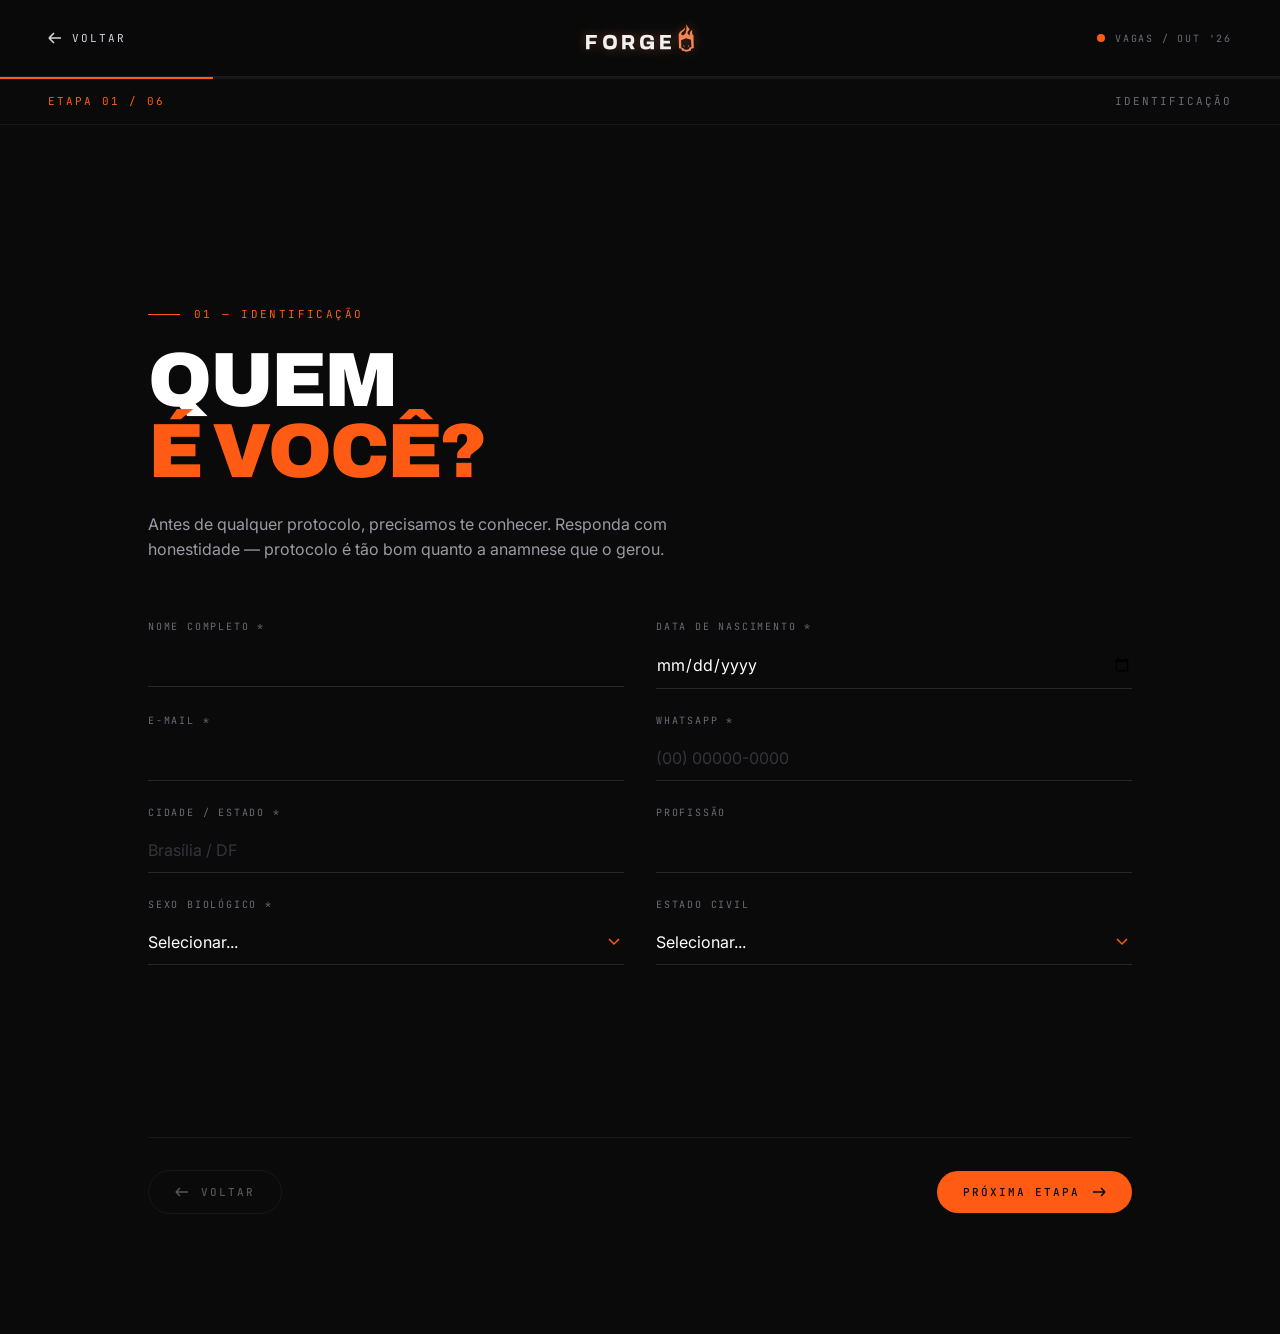
<file: aplicar.html>
<!DOCTYPE html>
<html lang="pt-BR">
<head>
<meta charset="UTF-8" />
<meta name="viewport" content="width=device-width, initial-scale=1.0" />
<title>FORGE — Aplicação / Anamnese</title>
<link rel="stylesheet" href="styles.css" />
<link rel="stylesheet" href="aplicar.css" />
<link rel="icon" href="assets/forge-logo.svg" type="image/svg+xml" />
</head>
<body class="aplicar-page">

<!-- Top bar minimal -->
<header class="apl-top">
  <a href="index.html" class="apl-back">
    <svg width="14" height="14" viewBox="0 0 14 14" fill="none"><path d="M13 7H1m0 0l5-5M1 7l5 5" stroke="currentColor" stroke-width="1.6"/></svg>
    <span>Voltar</span>
  </a>
  <div class="apl-brand">
    <span data-forge-wordmark="28" aria-hidden="true"></span>
  </div>
  <div class="apl-status">
    <span class="apl-status-dot"></span>
    <span class="apl-status-text">VAGAS / OUT '26</span>
  </div>
</header>

<!-- Progress -->
<div class="apl-progress" aria-hidden="true">
  <div class="apl-progress-bar" id="progressBar"></div>
</div>
<div class="apl-progress-meta">
  <span class="apl-step-num">ETAPA <span id="stepCurrent">01</span> / 06</span>
  <span class="apl-step-name" id="stepName">Identificação</span>
</div>

<!-- Main form -->
<main class="apl-main">
  <form id="anamneseForm" class="apl-form" novalidate>

    <!-- ============ STEP 1: IDENTIFICAÇÃO ============ -->
    <section class="apl-step active" data-step="1" data-name="Identificação">
      <div class="apl-step-head">
        <div class="apl-eyebrow">01 — IDENTIFICAÇÃO</div>
        <h1 class="apl-title">QUEM<br/><span class="orange">É VOCÊ?</span></h1>
        <p class="apl-lead">Antes de qualquer protocolo, precisamos te conhecer. Responda com honestidade — protocolo é tão bom quanto a anamnese que o gerou.</p>
      </div>

      <div class="apl-grid">
        <label class="apl-field">
          <span class="apl-label">Nome completo *</span>
          <input type="text" name="nome" required autocomplete="name" />
        </label>
        <label class="apl-field">
          <span class="apl-label">Data de nascimento *</span>
          <input type="date" name="nascimento" required />
        </label>
        <label class="apl-field">
          <span class="apl-label">E-mail *</span>
          <input type="email" name="email" required autocomplete="email" />
        </label>
        <label class="apl-field">
          <span class="apl-label">WhatsApp *</span>
          <input type="tel" name="whatsapp" required placeholder="(00) 00000-0000" autocomplete="tel" />
        </label>
        <label class="apl-field">
          <span class="apl-label">Cidade / Estado *</span>
          <input type="text" name="cidade" required placeholder="Brasília / DF" />
        </label>
        <label class="apl-field">
          <span class="apl-label">Profissão</span>
          <input type="text" name="profissao" />
        </label>
        <label class="apl-field">
          <span class="apl-label">Sexo biológico *</span>
          <select name="sexo" required>
            <option value="">Selecionar...</option>
            <option value="Masculino">Masculino</option>
            <option value="Feminino">Feminino</option>
            <option value="Outro">Outro</option>
          </select>
        </label>
        <label class="apl-field">
          <span class="apl-label">Estado civil</span>
          <select name="estado_civil">
            <option value="">Selecionar...</option>
            <option value="Solteiro(a)">Solteiro(a)</option>
            <option value="Casado(a)">Casado(a)</option>
            <option value="União estável">União estável</option>
            <option value="Divorciado(a)">Divorciado(a)</option>
            <option value="Viúvo(a)">Viúvo(a)</option>
          </select>
        </label>
      </div>
    </section>

    <!-- ============ STEP 2: ANTROPOMETRIA ============ -->
    <section class="apl-step" data-step="2" data-name="Antropometria">
      <div class="apl-step-head">
        <div class="apl-eyebrow">02 — ANTROPOMETRIA</div>
        <h1 class="apl-title">SEUS<br/><span class="orange">NÚMEROS.</span></h1>
        <p class="apl-lead">Estado atual do corpo. Não tem medida exata? Estime — não é prova, é diagnóstico.</p>
      </div>

      <div class="apl-grid">
        <label class="apl-field">
          <span class="apl-label">Altura (cm) *</span>
          <input type="number" name="altura" required min="100" max="230" step="1" placeholder="178" />
        </label>
        <label class="apl-field">
          <span class="apl-label">Peso atual (kg) *</span>
          <input type="number" name="peso" required min="30" max="250" step="0.1" placeholder="82.5" />
        </label>
        <label class="apl-field">
          <span class="apl-label">% Gordura estimada</span>
          <input type="number" name="bf" min="3" max="60" step="0.1" placeholder="18" />
        </label>
        <label class="apl-field">
          <span class="apl-label">Cintura (cm)</span>
          <input type="number" name="cintura" min="40" max="200" step="0.5" />
        </label>
        <label class="apl-field">
          <span class="apl-label">Peso desejado (kg)</span>
          <input type="number" name="peso_alvo" min="30" max="250" step="0.1" />
        </label>
        <label class="apl-field">
          <span class="apl-label">Já fez DEXA / Bioimpedância?</span>
          <select name="exame_corporal">
            <option value="Não">Não</option>
            <option value="Bioimpedância">Bioimpedância</option>
            <option value="DEXA">DEXA</option>
            <option value="Adipômetro">Adipômetro</option>
            <option value="Outro">Outro</option>
          </select>
        </label>
      </div>
    </section>

    <!-- ============ STEP 3: HISTÓRICO DE TREINO ============ -->
    <section class="apl-step" data-step="3" data-name="Treino">
      <div class="apl-step-head">
        <div class="apl-eyebrow">03 — HISTÓRICO DE TREINO</div>
        <h1 class="apl-title">SEU<br/><span class="orange">CHÃO DE FERRO.</span></h1>
        <p class="apl-lead">Quanto tempo embaixo da barra. O que já funcionou e o que travou.</p>
      </div>

      <div class="apl-grid">
        <label class="apl-field">
          <span class="apl-label">Tempo de treino (musculação) *</span>
          <select name="tempo_treino" required>
            <option value="">Selecionar...</option>
            <option>Nunca treinei</option>
            <option>Menos de 6 meses</option>
            <option>6 a 12 meses</option>
            <option>1 a 3 anos</option>
            <option>3 a 5 anos</option>
            <option>Mais de 5 anos</option>
          </select>
        </label>
        <label class="apl-field">
          <span class="apl-label">Frequência semanal disponível *</span>
          <select name="freq_semanal" required>
            <option value="">Selecionar...</option>
            <option>2x</option>
            <option>3x</option>
            <option>4x</option>
            <option>5x</option>
            <option>6x</option>
            <option>7x</option>
          </select>
        </label>
        <label class="apl-field">
          <span class="apl-label">Tempo por sessão</span>
          <select name="tempo_sessao">
            <option value="">Selecionar...</option>
            <option>Até 45 min</option>
            <option>45-60 min</option>
            <option>60-90 min</option>
            <option>Mais de 90 min</option>
          </select>
        </label>
        <label class="apl-field">
          <span class="apl-label">Onde treina?</span>
          <select name="local_treino">
            <option value="">Selecionar...</option>
            <option>Academia comercial</option>
            <option>Box / CrossFit</option>
            <option>Studio personal</option>
            <option>Casa (equipamento próprio)</option>
            <option>Casa (peso corporal)</option>
            <option>Outro</option>
          </select>
        </label>
        <label class="apl-field apl-full">
          <span class="apl-label">Treina com personal hoje?</span>
          <input type="text" name="personal" placeholder="Sim / Não — e há quanto tempo" />
        </label>
        <label class="apl-field apl-full">
          <span class="apl-label">Cargas atuais (PRs principais)</span>
          <textarea name="prs" rows="3" placeholder="Ex: Supino 100kg / Agachamento 140kg / Levantamento Terra 180kg"></textarea>
        </label>
        <label class="apl-field apl-full">
          <span class="apl-label">Pratica outros esportes? Quais?</span>
          <textarea name="esportes" rows="2"></textarea>
        </label>
      </div>
    </section>

    <!-- ============ STEP 4: DIETA & SUPLEMENTAÇÃO ============ -->
    <section class="apl-step" data-step="4" data-name="Dieta">
      <div class="apl-step-head">
        <div class="apl-eyebrow">04 — DIETA & SUPLEMENTAÇÃO</div>
        <h1 class="apl-title">O QUE<br/><span class="orange">ENTRA NO CORPO.</span></h1>
        <p class="apl-lead">Hábitos alimentares atuais. Sem julgamento — diagnóstico real só nasce de resposta real.</p>
      </div>

      <div class="apl-grid">
        <label class="apl-field">
          <span class="apl-label">Já fez dieta com nutricionista? *</span>
          <select name="ja_dieta" required>
            <option value="">Selecionar...</option>
            <option>Nunca</option>
            <option>Há mais de 1 ano</option>
            <option>Nos últimos 6 meses</option>
            <option>Faço atualmente</option>
          </select>
        </label>
        <label class="apl-field">
          <span class="apl-label">Refeições por dia</span>
          <select name="refeicoes">
            <option value="">Selecionar...</option>
            <option>1-2</option>
            <option>3</option>
            <option>4</option>
            <option>5</option>
            <option>6+</option>
          </select>
        </label>
        <label class="apl-field apl-full">
          <span class="apl-label">Restrições alimentares / alergias</span>
          <input type="text" name="restricoes" placeholder="Ex: lactose, glúten, frutos do mar..." />
        </label>
        <label class="apl-field apl-full">
          <span class="apl-label">Suplementação atual</span>
          <textarea name="suplementacao" rows="3" placeholder="Whey, creatina, multivitamínico, ômega 3, etc — com doses se possível"></textarea>
        </label>
        <label class="apl-field">
          <span class="apl-label">Consumo de álcool</span>
          <select name="alcool">
            <option value="">Selecionar...</option>
            <option>Nunca</option>
            <option>Raramente (1x/mês)</option>
            <option>Ocasional (1x/semana)</option>
            <option>Frequente (3x/semana ou mais)</option>
          </select>
        </label>
        <label class="apl-field">
          <span class="apl-label">Consumo de água por dia</span>
          <select name="agua">
            <option value="">Selecionar...</option>
            <option>Menos de 1L</option>
            <option>1-2L</option>
            <option>2-3L</option>
            <option>3L+</option>
          </select>
        </label>
      </div>
    </section>

    <!-- ============ STEP 5: SAÚDE & ESTILO DE VIDA ============ -->
    <section class="apl-step" data-step="5" data-name="Saúde">
      <div class="apl-step-head">
        <div class="apl-eyebrow">05 — SAÚDE & ESTILO DE VIDA</div>
        <h1 class="apl-title">O QUE PODE<br/><span class="orange">FRENAR O PROCESSO.</span></h1>
        <p class="apl-lead">Patologias, lesões, sono, estresse. Tudo isso entra no protocolo.</p>
      </div>

      <div class="apl-grid">
        <label class="apl-field apl-full">
          <span class="apl-label">Patologias diagnosticadas</span>
          <textarea name="patologias" rows="2" placeholder="Hipertensão, diabetes, hipotireoidismo, ansiedade, etc — ou 'nenhuma'"></textarea>
        </label>
        <label class="apl-field apl-full">
          <span class="apl-label">Medicamentos em uso</span>
          <textarea name="medicamentos" rows="2" placeholder="Nome + dose + tempo de uso"></textarea>
        </label>
        <label class="apl-field apl-full">
          <span class="apl-label">Lesões ou cirurgias prévias</span>
          <textarea name="lesoes" rows="2" placeholder="Ex: ruptura LCA 2022, hérnia de disco L4-L5..."></textarea>
        </label>
        <label class="apl-field">
          <span class="apl-label">Horas de sono/noite *</span>
          <select name="sono" required>
            <option value="">Selecionar...</option>
            <option>Menos de 5h</option>
            <option>5-6h</option>
            <option>6-7h</option>
            <option>7-8h</option>
            <option>Mais de 8h</option>
          </select>
        </label>
        <label class="apl-field">
          <span class="apl-label">Nível de estresse (1-10) *</span>
          <input type="range" name="estresse" min="1" max="10" value="5" required oninput="this.nextElementSibling.textContent=this.value" />
          <span class="apl-range-val">5</span>
        </label>
        <label class="apl-field">
          <span class="apl-label">Fuma?</span>
          <select name="fuma">
            <option value="">Selecionar...</option>
            <option>Nunca fumei</option>
            <option>Ex-fumante</option>
            <option>Eventualmente</option>
            <option>Diariamente</option>
          </select>
        </label>
        <label class="apl-field">
          <span class="apl-label">Usa anabolizantes / TRT?</span>
          <select name="ergogenicos">
            <option value="">Selecionar...</option>
            <option>Nunca</option>
            <option>Já usei no passado</option>
            <option>Uso atualmente</option>
            <option>Tenho interesse / quero discutir</option>
          </select>
        </label>
        <label class="apl-field apl-full">
          <span class="apl-label">Exames recentes (até 6 meses)?</span>
          <input type="text" name="exames_recentes" placeholder="Hemograma, perfil lipídico, hormonal, etc" />
        </label>
      </div>
    </section>

    <!-- ============ STEP 6: OBJETIVO & COMPROMISSO ============ -->
    <section class="apl-step" data-step="6" data-name="Objetivo">
      <div class="apl-step-head">
        <div class="apl-eyebrow">06 — OBJETIVO & COMPROMISSO</div>
        <h1 class="apl-title">ONDE<br/><span class="orange">VOCÊ QUER CHEGAR?</span></h1>
        <p class="apl-lead">A meta é dado. Sem dado, não há plano de batalha.</p>
      </div>

      <div class="apl-grid">
        <label class="apl-field apl-full">
          <span class="apl-label">Objetivo principal *</span>
          <div class="apl-radio-grid">
            <label><input type="radio" name="objetivo" value="Hipertrofia" required /> <span>Hipertrofia</span></label>
            <label><input type="radio" name="objetivo" value="Emagrecimento" /> <span>Emagrecimento</span></label>
            <label><input type="radio" name="objetivo" value="Recomposição" /> <span>Recomposição</span></label>
            <label><input type="radio" name="objetivo" value="Performance" /> <span>Performance</span></label>
            <label><input type="radio" name="objetivo" value="Competição" /> <span>Competição</span></label>
            <label><input type="radio" name="objetivo" value="Saúde" /> <span>Saúde / Longevidade</span></label>
          </div>
        </label>
        <label class="apl-field apl-full">
          <span class="apl-label">Em quanto tempo? *</span>
          <select name="prazo" required>
            <option value="">Selecionar...</option>
            <option>3 meses</option>
            <option>6 meses</option>
            <option>1 ano</option>
            <option>Sem prazo definido (longo prazo)</option>
          </select>
        </label>
        <label class="apl-field">
          <span class="apl-label">Plano de interesse</span>
          <select name="plano">
            <option value="">Sugestão da equipe</option>
            <option>Standard (R$ 990/mês)</option>
            <option>Pro (R$ 1.890/mês)</option>
            <option>Elite (R$ 3.490/mês)</option>
          </select>
        </label>
        <label class="apl-field">
          <span class="apl-label">Como nos conheceu?</span>
          <select name="origem">
            <option value="">Selecionar...</option>
            <option>Instagram</option>
            <option>Indicação</option>
            <option>Google</option>
            <option>YouTube</option>
            <option>Outro</option>
          </select>
        </label>
        <label class="apl-field apl-full">
          <span class="apl-label">Por que agora? Por que a Forge?</span>
          <textarea name="motivacao" rows="4" placeholder="Conta sua história. Quanto mais real, melhor o protocolo."></textarea>
        </label>
        <label class="apl-field apl-full apl-checkbox">
          <input type="checkbox" name="compromisso" required />
          <span>Entendo que a Forge não atende quem busca milagre. Topo o processo de 7 dias de diagnóstico, calls técnicas e check-in semanal. *</span>
        </label>
      </div>
    </section>

    <!-- ============ NAVIGATION ============ -->
    <div class="apl-nav">
      <button type="button" class="btn btn-ghost apl-prev" id="prevBtn" disabled>
        <svg width="14" height="10" viewBox="0 0 14 10" fill="none"><path d="M13 5H1m0 0l4-4M1 5l4 4" stroke="currentColor" stroke-width="1.6"/></svg>
        VOLTAR
      </button>
      <button type="button" class="btn btn-primary apl-next" id="nextBtn">
        <span>PRÓXIMA ETAPA</span>
        <svg width="14" height="10" viewBox="0 0 14 10" fill="none"><path d="M1 5h12m0 0L9 1m4 4L9 9" stroke="currentColor" stroke-width="1.6"/></svg>
      </button>
      <button type="submit" class="btn btn-primary apl-submit" id="submitBtn" style="display:none">
        <span>ENVIAR APLICAÇÃO</span>
        <svg width="14" height="10" viewBox="0 0 14 10" fill="none"><path d="M1 5h12m0 0L9 1m4 4L9 9" stroke="currentColor" stroke-width="1.6"/></svg>
      </button>
    </div>

  </form>
</main>

<!-- Success modal -->
<div class="apl-success" id="successModal" style="display:none">
  <div class="apl-success-card">
    <div class="apl-success-icon">
      <svg viewBox="0 0 56 56" fill="none" stroke-width="2" stroke="currentColor">
        <circle cx="28" cy="28" r="26"/>
        <path d="M16 28l8 8 16-18"/>
      </svg>
    </div>
    <div class="apl-eyebrow" style="color:var(--orange);margin-bottom:16px">APLICAÇÃO ENVIADA</div>
    <h2 class="apl-title">FORJADO,<br/><span class="orange">RECEBEMOS.</span></h2>
    <p class="apl-lead">Sua anamnese caiu na nossa mesa. Vamos analisar nas próximas <strong>24-48h</strong> e te chamar no WhatsApp pra agendar a call de diagnóstico de 7 dias.</p>
    <div class="apl-success-actions">
      <a href="#" class="btn btn-primary" id="whatsappBtn" target="_blank" rel="noopener">
        <svg width="16" height="16" viewBox="0 0 24 24" fill="currentColor"><path d="M17.5 14.4c-.3-.1-1.7-.8-2-.9-.3-.1-.4-.1-.6.1-.2.3-.7.9-.8 1-.2.2-.3.2-.6.1-.3-.1-1.2-.5-2.3-1.4-.9-.8-1.4-1.7-1.6-2-.2-.3 0-.4.1-.6.1-.1.3-.3.4-.5.1-.2.2-.3.3-.5.1-.2 0-.4 0-.5 0-.1-.6-1.5-.9-2.1-.2-.5-.5-.4-.6-.4h-.5c-.2 0-.5.1-.7.3-.2.3-.9.9-.9 2.2 0 1.3.9 2.6 1.1 2.8.1.2 1.9 2.9 4.6 4 .6.3 1.1.4 1.5.6.6.2 1.2.2 1.7.1.5-.1 1.7-.7 1.9-1.4.2-.7.2-1.3.2-1.4-.1-.1-.3-.2-.6-.3zM12 2C6.5 2 2 6.5 2 12c0 1.7.5 3.4 1.3 4.8L2 22l5.3-1.4c1.4.7 2.9 1.1 4.7 1.1 5.5 0 10-4.5 10-10S17.5 2 12 2zm0 18.2c-1.5 0-3-.4-4.3-1.1l-.3-.2-3.1.8.8-3-.2-.3C4.3 15.1 4 13.6 4 12c0-4.4 3.6-8 8-8s8 3.6 8 8-3.6 8.2-8 8.2z"/></svg>
        <span>FALAR NO WHATSAPP</span>
      </a>
      <a href="index.html" class="btn btn-ghost"><span>VOLTAR PARA HOME</span></a>
    </div>
  </div>
</div>

<script src="forge-logo.js?v=2"></script>
<script src="aplicar.js"></script>
</body>
</html>
</file>
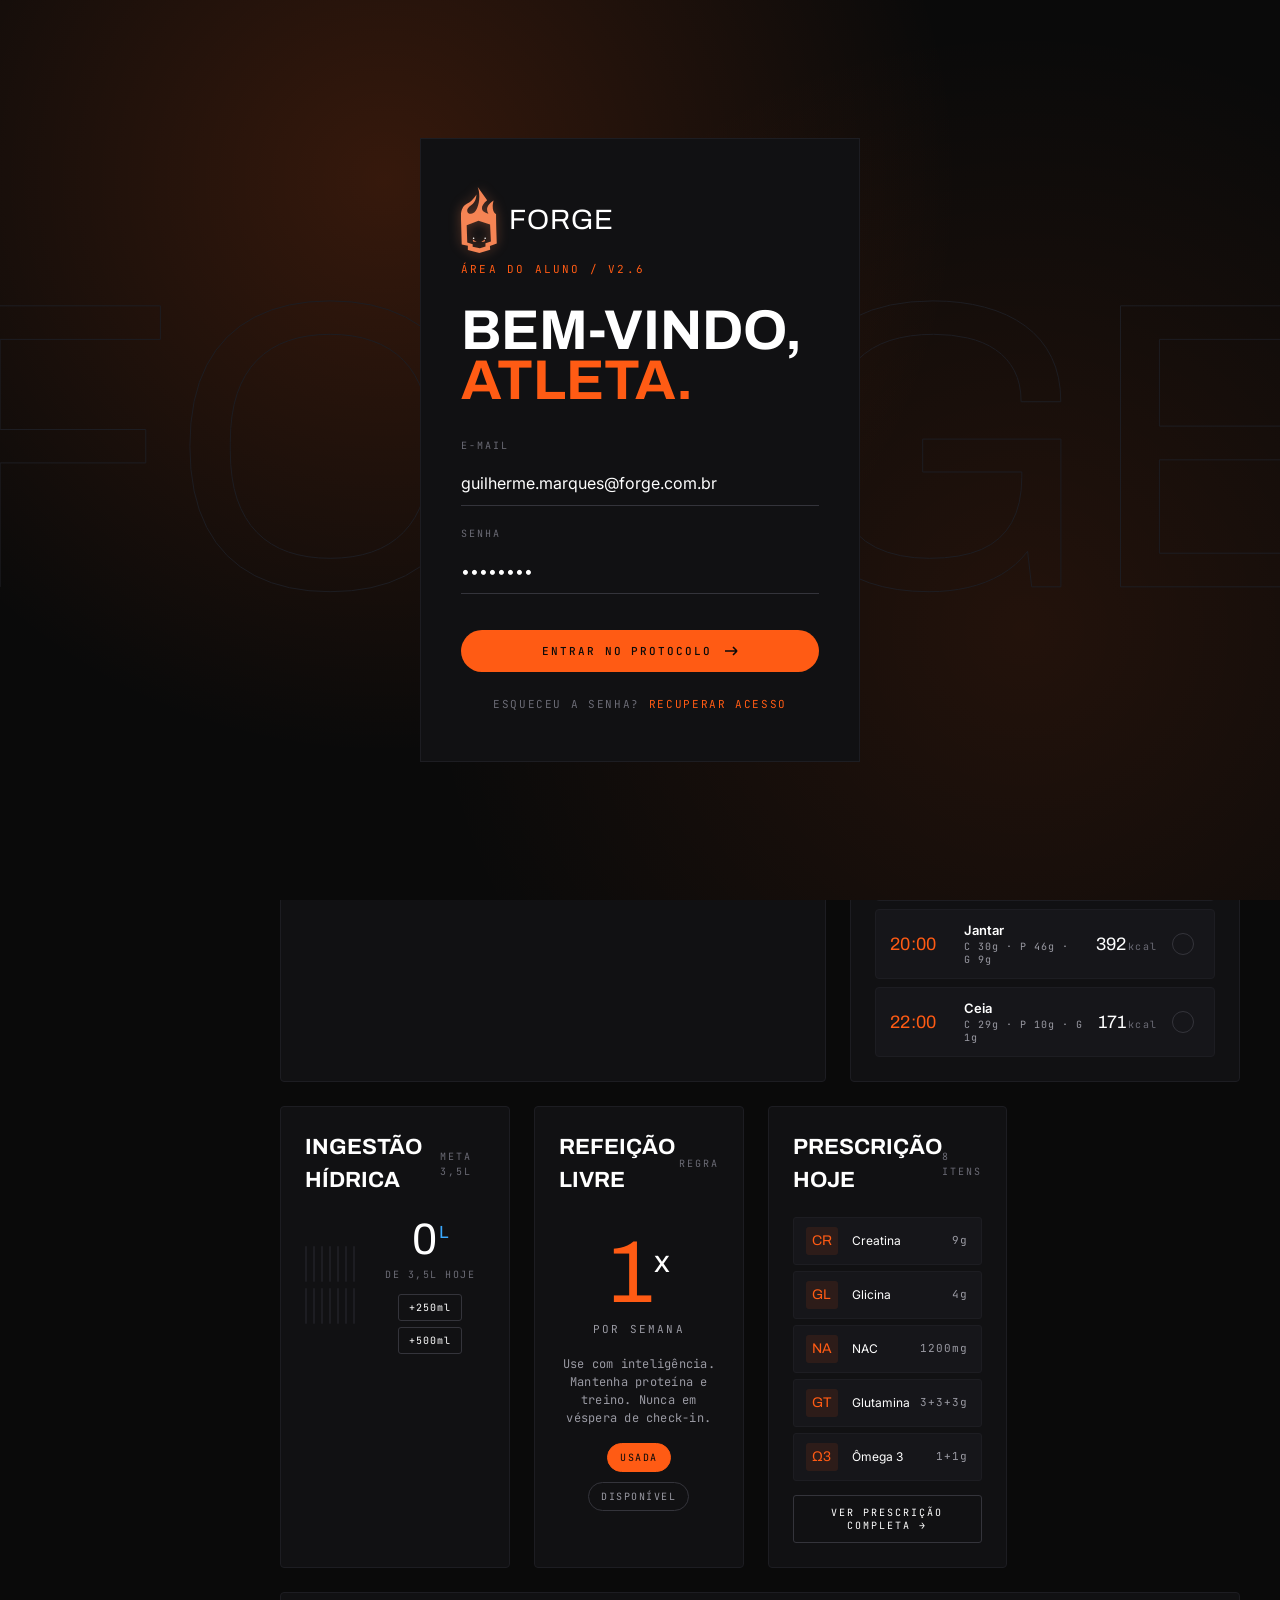
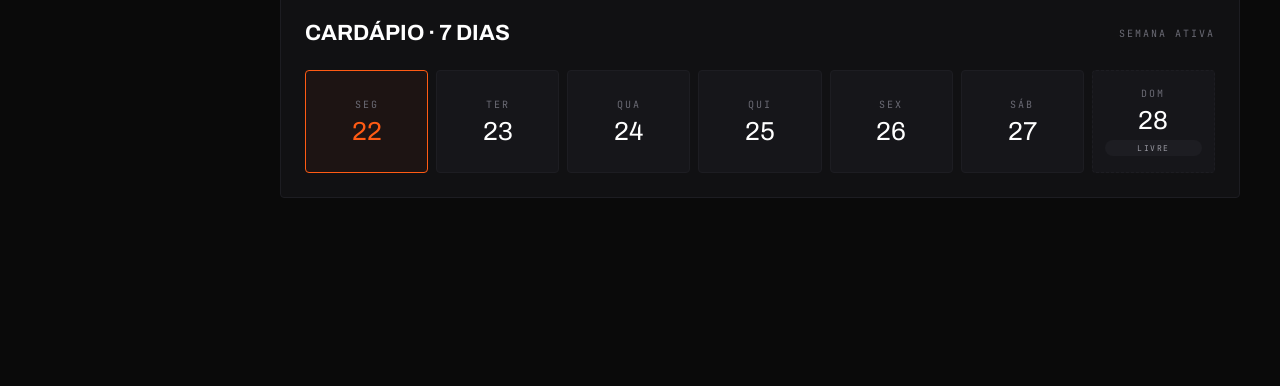
<file: area-aluno.html>
<!doctype html>
<html lang="pt-BR">
<head>
<meta charset="utf-8" />
<meta name="viewport" content="width=device-width, initial-scale=1" />
<title>FORGE — Área do Aluno · Guilherme Silva Marques</title>
<link rel="stylesheet" href="styles.css" />
<link rel="stylesheet" href="area-styles.css" />
<link rel="icon" href="assets/forge-logo.svg" type="image/svg+xml" />
</head>
<body>

<!-- LOGIN -->
<div class="login-overlay" id="loginOverlay">
  <div class="login-bg"></div>
  <div class="login-card">
    <div class="login-logo">
      <span data-forge-logo="36" aria-hidden="true"></span>
      FORGE
    </div>
    <div class="login-eyebrow">ÁREA DO ALUNO / V2.6</div>
    <h1 class="login-title">BEM-VINDO,<br/><span>ATLETA.</span></h1>
    <form id="loginForm">
      <div class="field">
        <label>E-mail</label>
        <input type="email" placeholder="atleta@forge.com.br" value="guilherme.marques@forge.com.br" />
      </div>
      <div class="field">
        <label>Senha</label>
        <input type="password" placeholder="••••••••" value="••••••••" />
      </div>
      <button type="submit" class="btn btn-primary"><span>ENTRAR NO PROTOCOLO</span>
        <svg width="14" height="10" viewBox="0 0 14 10" fill="none"><path d="M1 5h12m0 0L9 1m4 4L9 9" stroke="currentColor" stroke-width="1.6"/></svg>
      </button>
    </form>
    <div class="login-foot">ESQUECEU A SENHA? <a href="#">RECUPERAR ACESSO</a></div>
  </div>
</div>

<!-- SHELL -->
<div class="app-shell">
  <aside class="app-side">
    <div class="app-brand">
      <span data-forge-logo="28" aria-hidden="true"></span>
      <span>FORGE</span>
    </div>
    <nav class="app-nav">
      <div class="app-nav-section">PROTOCOLO</div>
      <button class="app-nav-item active" data-pane="dashboard">
        <svg viewBox="0 0 24 24" fill="none" stroke="currentColor" stroke-width="2"><rect x="3" y="3" width="7" height="7"/><rect x="14" y="3" width="7" height="7"/><rect x="3" y="14" width="7" height="7"/><rect x="14" y="14" width="7" height="7"/></svg>
        Dashboard
      </button>
      <button class="app-nav-item" data-pane="dieta">
        <svg viewBox="0 0 24 24" fill="none" stroke="currentColor" stroke-width="2"><path d="M6 2v9a3 3 0 003 3v8M9 14a3 3 0 003-3V2M18 2v20M21 8c0-3-1-6-3-6"/></svg>
        Plano Alimentar
      </button>
      <button class="app-nav-item" data-pane="suplementos">
        <svg viewBox="0 0 24 24" fill="none" stroke="currentColor" stroke-width="2"><rect x="5" y="3" width="14" height="18" rx="7"/><path d="M5 12h14"/></svg>
        Suplementação
      </button>
      <button class="app-nav-item" data-pane="agua">
        <svg viewBox="0 0 24 24" fill="none" stroke="currentColor" stroke-width="2"><path d="M12 2c-3 5-7 8-7 12a7 7 0 0014 0c0-4-4-7-7-12z"/></svg>
        Hidratação
      </button>
      <div class="app-nav-section">REGISTRO</div>
      <button class="app-nav-item" data-pane="checkin">
        <svg viewBox="0 0 24 24" fill="none" stroke="currentColor" stroke-width="2"><path d="M3 17l6-6 4 4 8-8M14 7h7v7"/></svg>
        Check-in
      </button>
      <button class="app-nav-item" data-pane="diario">
        <svg viewBox="0 0 24 24" fill="none" stroke="currentColor" stroke-width="2"><path d="M9 2h6l4 4v14a2 2 0 01-2 2H7a2 2 0 01-2-2V6l4-4z"/><path d="M9 12h6M9 16h6"/></svg>
        Diário
      </button>
    </nav>
    <div class="app-user">
      <div class="app-user-avatar">GM</div>
      <div>
        <div class="app-user-name">Guilherme Silva</div>
        <div class="app-user-meta">PLANO ELITE</div>
      </div>
    </div>
  </aside>

  <main class="app-main">

    <!-- DASHBOARD -->
    <section class="section-pane active" data-pane="dashboard">
      <div class="app-topbar">
        <div>
          <div class="card-eyebrow" style="margin-bottom:6px">PLANO ALIMENTAR · REVISADO 24 ABR 2026</div>
          <h1 class="app-topbar-title">SALVE, GUILHERME.</h1>
        </div>
        <div class="app-topbar-meta">
          <span class="app-pill live" id="pillLive">PROTOCOLO ATIVO</span>
          <span class="app-pill" id="pillTime">SEG · 14:32</span>
        </div>
      </div>

      <div class="app-grid">

        <!-- KPIs do plano -->
        <div class="app-row row-4">
          <div class="card kpi-card" data-target-tab="dieta">
            <div class="card-head"><span class="card-eyebrow">CALORIAS / DIA</span><span class="kpi-tag orange">META</span></div>
            <div class="metric-big" data-count="2488">0<sup>kcal</sup></div>
            <div class="metric-trend up">▲ 6 REFEIÇÕES</div>
          </div>
          <div class="card kpi-card" data-target-tab="dieta">
            <div class="card-head"><span class="card-eyebrow">PROTEÍNA</span><span class="kpi-tag">ALVO</span></div>
            <div class="metric-big" data-count="204">0<sup>g</sup></div>
            <div class="metric-trend up">▲ 33% DAS KCAL</div>
          </div>
          <div class="card kpi-card" data-target-tab="dieta">
            <div class="card-head"><span class="card-eyebrow">CARBOIDRATOS</span><span class="kpi-tag">ALVO</span></div>
            <div class="metric-big" data-count="293">0<sup>g</sup></div>
            <div class="metric-trend up">▲ 47% DAS KCAL</div>
          </div>
          <div class="card kpi-card" data-target-tab="dieta">
            <div class="card-head"><span class="card-eyebrow">GORDURAS</span><span class="kpi-tag">ALVO</span></div>
            <div class="metric-big" data-count="54">0<sup>g</sup></div>
            <div class="metric-trend up">▲ 20% DAS KCAL</div>
          </div>
        </div>

        <!-- Macros + Refeições do dia -->
        <div class="app-row row-2">
          <div class="card">
            <div class="card-head">
              <h3 class="card-title">Distribuição Macro</h3>
              <span class="card-eyebrow">2.488 KCAL</span>
            </div>
            <div class="macro-summary">
              <div class="macro-ring">
                <svg width="160" height="160" viewBox="0 0 160 160">
                  <circle cx="80" cy="80" r="68" fill="none" stroke="#26262c" stroke-width="14"/>
                  <!-- carb 47% -->
                  <circle cx="80" cy="80" r="68" fill="none" stroke="#ff5b14" stroke-width="14"
                          stroke-dasharray="200 427" stroke-dashoffset="0"
                          transform="rotate(-90 80 80)" stroke-linecap="butt"/>
                  <!-- prot 33% -->
                  <circle cx="80" cy="80" r="68" fill="none" stroke="#f7f3ec" stroke-width="14"
                          stroke-dasharray="141 427" stroke-dashoffset="-200"
                          transform="rotate(-90 80 80)" stroke-linecap="butt"/>
                  <!-- gord 20% -->
                  <circle cx="80" cy="80" r="68" fill="none" stroke="#6e6e75" stroke-width="14"
                          stroke-dasharray="86 427" stroke-dashoffset="-341"
                          transform="rotate(-90 80 80)" stroke-linecap="butt"/>
                </svg>
                <div class="macro-ring-center"><div><div class="num">2488</div><div class="lbl">KCAL/DIA</div></div></div>
              </div>
              <div class="macro-list">
                <div class="macro-line">
                  <div class="lbl"><span class="dot dot-orange"></span>Carboidratos</div>
                  <div class="macro-bar"><i data-w="47" style="background:#ff5b14"></i></div>
                  <div class="val">293g</div>
                </div>
                <div class="macro-line">
                  <div class="lbl"><span class="dot dot-white"></span>Proteínas</div>
                  <div class="macro-bar"><i data-w="33" style="background:#f7f3ec"></i></div>
                  <div class="val">204g</div>
                </div>
                <div class="macro-line">
                  <div class="lbl"><span class="dot dot-grey"></span>Gorduras</div>
                  <div class="macro-bar"><i data-w="20" style="background:#6e6e75"></i></div>
                  <div class="val">54g</div>
                </div>
                <div class="macro-line">
                  <div class="lbl"><span class="dot dot-blue"></span>Água</div>
                  <div class="macro-bar"><i data-w="62" style="background:#3aa9ff"></i></div>
                  <div class="val">3,5L</div>
                </div>
              </div>
            </div>
          </div>

          <div class="card">
            <div class="card-head">
              <h3 class="card-title">Refeições de Hoje</h3>
              <span class="card-eyebrow" id="mealsDoneCount">0/6 CONCLUÍDAS</span>
            </div>
            <div class="meals-quick" id="mealsQuick">
              <!-- preenchido por JS -->
            </div>
          </div>
        </div>

        <!-- Ingestão hídrica + Refeição livre + Prescrição rápida -->
        <div class="app-row row-3">
          <div class="card hydro-card">
            <div class="card-head"><h3 class="card-title">Ingestão Hídrica</h3><span class="card-eyebrow">META 3,5L</span></div>
            <div class="hydro">
              <div class="hydro-bottles" id="hydroBottles"></div>
              <div class="hydro-meta">
                <div class="hydro-current"><span id="hydroVal">0</span><sup>L</sup></div>
                <div class="hydro-label">de 3,5L hoje</div>
                <div class="hydro-actions">
                  <button class="hydro-btn" data-add="0.25">+250ml</button>
                  <button class="hydro-btn" data-add="0.5">+500ml</button>
                </div>
              </div>
            </div>
          </div>

          <div class="card">
            <div class="card-head"><h3 class="card-title">Refeição Livre</h3><span class="card-eyebrow">REGRA</span></div>
            <div class="free-meal">
              <div class="free-meal-num">1<sup>x</sup></div>
              <div class="free-meal-lbl">por semana</div>
              <p class="free-meal-tip">Use com inteligência. Mantenha proteína e treino. Nunca em véspera de check-in.</p>
              <div class="free-meal-tracker">
                <span class="dot-large used">USADA</span>
                <span class="dot-large">DISPONÍVEL</span>
              </div>
            </div>
          </div>

          <div class="card">
            <div class="card-head"><h3 class="card-title">Prescrição Hoje</h3><span class="card-eyebrow">8 ITENS</span></div>
            <div class="rx-mini" id="rxMini"></div>
            <button class="rx-mini-cta" data-go-tab="suplementos">VER PRESCRIÇÃO COMPLETA →</button>
          </div>
        </div>

        <!-- Cardápio Semanal -->
        <div class="card">
          <div class="card-head">
            <h3 class="card-title">Cardápio · 7 Dias</h3>
            <span class="card-eyebrow">SEMANA ATIVA</span>
          </div>
          <div class="weekstrip">
            <button class="day active" data-day="SEG"><span class="day-lbl">SEG</span><span class="day-num">22</span></button>
            <button class="day" data-day="TER"><span class="day-lbl">TER</span><span class="day-num">23</span></button>
            <button class="day" data-day="QUA"><span class="day-lbl">QUA</span><span class="day-num">24</span></button>
            <button class="day" data-day="QUI"><span class="day-lbl">QUI</span><span class="day-num">25</span></button>
            <button class="day" data-day="SEX"><span class="day-lbl">SEX</span><span class="day-num">26</span></button>
            <button class="day" data-day="SAB"><span class="day-lbl">SÁB</span><span class="day-num">27</span></button>
            <button class="day free" data-day="DOM"><span class="day-lbl">DOM</span><span class="day-num">28</span><span class="day-tag">LIVRE</span></button>
          </div>
        </div>

      </div>
    </section>

    <!-- DIETA / PLANO ALIMENTAR -->
    <section class="section-pane" data-pane="dieta">
      <div class="app-topbar">
        <div>
          <div class="card-eyebrow" style="margin-bottom:6px">PROTOCOLO NUTRICIONAL · 6 REFEIÇÕES</div>
          <h1 class="app-topbar-title">PLANO ALIMENTAR</h1>
        </div>
        <span class="app-pill live">2.488 KCAL · C 293g · P 204g · G 54g</span>
      </div>

      <div class="meals-detail" id="mealsDetail">
        <!-- gerado por JS -->
      </div>
    </section>

    <!-- SUPLEMENTOS -->
    <section class="section-pane" data-pane="suplementos">
      <div class="app-topbar">
        <div>
          <div class="card-eyebrow" style="margin-bottom:6px">PRESCRIÇÃO REVISADA · 24 ABR</div>
          <h1 class="app-topbar-title">SUPLEMENTAÇÃO</h1>
        </div>
        <span class="app-pill">8 PRESCRIÇÕES ATIVAS</span>
      </div>

      <div class="rx-grid">
        <article class="rx-card">
          <div class="rx-head">
            <div class="rx-icon">CR</div>
            <div><div class="rx-name">Creatina</div><div class="rx-when">HORÁRIO INDEPENDENTE</div></div>
          </div>
          <div class="rx-dose">9<span>g</span></div>
          <div class="rx-bar"><i></i></div>
          <div class="rx-foot">DOSE ÚNICA · DIÁRIO</div>
        </article>
        <article class="rx-card">
          <div class="rx-head">
            <div class="rx-icon">GL</div>
            <div><div class="rx-name">Glicina</div><div class="rx-when">ANTES DE DORMIR</div></div>
          </div>
          <div class="rx-dose">4<span>g</span></div>
          <div class="rx-bar"><i></i></div>
          <div class="rx-foot">1X · NOITE</div>
        </article>
        <article class="rx-card">
          <div class="rx-head">
            <div class="rx-icon">NA</div>
            <div><div class="rx-name">NAC</div><div class="rx-when">HORÁRIO INDEPENDENTE</div></div>
          </div>
          <div class="rx-dose">1200<span>mg</span></div>
          <div class="rx-bar"><i></i></div>
          <div class="rx-foot">DOSE ÚNICA · DIÁRIO</div>
        </article>
        <article class="rx-card highlight">
          <div class="rx-head">
            <div class="rx-icon">GT</div>
            <div><div class="rx-name">Glutamina</div><div class="rx-when">CAFÉ · ALMOÇO · JANTAR</div></div>
          </div>
          <div class="rx-dose">3+3+3<span>g</span></div>
          <div class="rx-bar"><i></i></div>
          <div class="rx-foot">3X · 9G TOTAL/DIA</div>
        </article>
        <article class="rx-card">
          <div class="rx-head">
            <div class="rx-icon">Ω3</div>
            <div><div class="rx-name">Ômega 3</div><div class="rx-when">ALMOÇO E JANTAR</div></div>
          </div>
          <div class="rx-dose">1+1<span>g</span></div>
          <div class="rx-bar"><i></i></div>
          <div class="rx-foot">2X · 2G TOTAL/DIA</div>
        </article>
        <article class="rx-card">
          <div class="rx-head">
            <div class="rx-icon">VC</div>
            <div><div class="rx-name">Vitamina C</div><div class="rx-when">3X AO DIA</div></div>
          </div>
          <div class="rx-dose">500<span>mg</span></div>
          <div class="rx-bar"><i></i></div>
          <div class="rx-foot">3X · 1500MG TOTAL/DIA</div>
        </article>
        <article class="rx-card">
          <div class="rx-head">
            <div class="rx-icon">ZN</div>
            <div><div class="rx-name">Zinco</div><div class="rx-when">ANTES DE DORMIR</div></div>
          </div>
          <div class="rx-dose">30<span>mg</span></div>
          <div class="rx-bar"><i></i></div>
          <div class="rx-foot">1X · NOITE</div>
        </article>
        <article class="rx-card">
          <div class="rx-head">
            <div class="rx-icon">CU</div>
            <div><div class="rx-name">Cobre Quelato</div><div class="rx-when">AO ACORDAR</div></div>
          </div>
          <div class="rx-dose">1<span>mg</span></div>
          <div class="rx-bar"><i></i></div>
          <div class="rx-foot">1X · MANHÃ</div>
        </article>
      </div>

      <div class="card" style="margin-top:24px">
        <div class="card-head"><h3 class="card-title">Cronograma do Dia</h3><span class="card-eyebrow">8 TOMADAS</span></div>
        <div class="rx-timeline">
          <div class="rx-tl-item"><span class="rx-tl-time">06:30</span><span class="rx-tl-tag morning">AO ACORDAR</span><span class="rx-tl-name">Cobre Quelato 1mg</span></div>
          <div class="rx-tl-item"><span class="rx-tl-time">08:00</span><span class="rx-tl-tag">CAFÉ</span><span class="rx-tl-name">Glutamina 3g · Vitamina C 500mg</span></div>
          <div class="rx-tl-item"><span class="rx-tl-time">12:00</span><span class="rx-tl-tag">ALMOÇO</span><span class="rx-tl-name">Glutamina 3g · Ômega 3 1g · Vitamina C 500mg</span></div>
          <div class="rx-tl-item"><span class="rx-tl-time">15:00</span><span class="rx-tl-tag">LIVRE</span><span class="rx-tl-name">Creatina 9g · NAC 1200mg</span></div>
          <div class="rx-tl-item"><span class="rx-tl-time">20:00</span><span class="rx-tl-tag">JANTAR</span><span class="rx-tl-name">Glutamina 3g · Ômega 3 1g · Vitamina C 500mg</span></div>
          <div class="rx-tl-item"><span class="rx-tl-time">23:00</span><span class="rx-tl-tag night">DORMIR</span><span class="rx-tl-name">Glicina 4g · Zinco 30mg</span></div>
        </div>
      </div>
    </section>

    <!-- HIDRATAÇÃO -->
    <section class="section-pane" data-pane="agua">
      <div class="app-topbar">
        <div>
          <div class="card-eyebrow" style="margin-bottom:6px">META DIÁRIA</div>
          <h1 class="app-topbar-title">HIDRATAÇÃO</h1>
        </div>
        <span class="app-pill live">3,5 LITROS / DIA</span>
      </div>
      <div class="app-row row-2">
        <div class="card hydro-big">
          <div class="card-head"><h3 class="card-title">Hoje</h3><span class="card-eyebrow" id="hydroPctLbl">0%</span></div>
          <div class="hydro-glass">
            <div class="hydro-glass-fill" id="hydroFill"></div>
            <div class="hydro-glass-num"><span id="hydroValBig">0</span><sup>L</sup></div>
          </div>
          <div class="hydro-actions" style="justify-content:center;margin-top:20px">
            <button class="hydro-btn" data-add="0.25">+250ml</button>
            <button class="hydro-btn" data-add="0.5">+500ml</button>
            <button class="hydro-btn" data-add="-0.25">−250ml</button>
          </div>
        </div>
        <div class="card">
          <div class="card-head"><h3 class="card-title">Lembretes</h3><span class="card-eyebrow">10 GARRAFAS · 350ML</span></div>
          <div class="reminder-list">
            <div class="reminder"><span class="r-time">07:00</span><span class="r-lbl">Acordar</span><span class="r-amt">500ml</span></div>
            <div class="reminder"><span class="r-time">09:00</span><span class="r-lbl">Pré-treino</span><span class="r-amt">350ml</span></div>
            <div class="reminder"><span class="r-time">11:00</span><span class="r-lbl">Manhã</span><span class="r-amt">350ml</span></div>
            <div class="reminder"><span class="r-time">13:00</span><span class="r-lbl">Almoço</span><span class="r-amt">500ml</span></div>
            <div class="reminder"><span class="r-time">15:00</span><span class="r-lbl">Tarde</span><span class="r-amt">350ml</span></div>
            <div class="reminder"><span class="r-time">17:00</span><span class="r-lbl">Pré-treino</span><span class="r-amt">350ml</span></div>
            <div class="reminder"><span class="r-time">19:00</span><span class="r-lbl">Pós-treino</span><span class="r-amt">500ml</span></div>
            <div class="reminder"><span class="r-time">21:00</span><span class="r-lbl">Jantar</span><span class="r-amt">500ml</span></div>
          </div>
        </div>
      </div>
    </section>

    <!-- CHECK-IN -->
    <section class="section-pane" data-pane="checkin">
      <div class="app-topbar">
        <div>
          <div class="card-eyebrow" style="margin-bottom:6px">ENVIO SEMANAL · TODA SEGUNDA</div>
          <h1 class="app-topbar-title">CHECK-IN</h1>
        </div>
        <span class="app-pill live">ABERTO ATÉ 22H</span>
      </div>
      <div class="app-row row-2">
        <div class="card">
          <div class="card-head"><h3 class="card-title">Dados da Semana</h3></div>
          <div class="field"><label>Peso (kg)</label><input value="84.2" /></div>
          <div class="field"><label>% Gordura</label><input value="15.8" /></div>
          <div class="field"><label>Cintura (cm)</label><input value="84" /></div>
          <div class="field"><label>Adesão à dieta (%)</label><input value="92" /></div>
          <div class="field"><label>Como foi a semana?</label><input value="Energia ótima. Refeição livre no domingo (pizza). Sono 7h." /></div>
          <button class="btn btn-primary" style="width:100%;justify-content:center"><span>ENVIAR CHECK-IN</span></button>
        </div>
        <div class="card">
          <div class="card-head"><h3 class="card-title">Fotos · 4 Ângulos</h3></div>
          <div style="display:grid;grid-template-columns:1fr 1fr;gap:12px">
            <div class="photo-slot">FRENTE</div>
            <div class="photo-slot">COSTAS</div>
            <div class="photo-slot">LADO ESQ</div>
            <div class="photo-slot">LADO DIR</div>
          </div>
        </div>
      </div>
    </section>

    <!-- DIÁRIO -->
    <section class="section-pane" data-pane="diario">
      <div class="app-topbar">
        <div>
          <div class="card-eyebrow" style="margin-bottom:6px">REGISTROS RECENTES</div>
          <h1 class="app-topbar-title">DIÁRIO</h1>
        </div>
      </div>
      <div class="card">
        <div class="diary-list">
          <div class="diary-item"><span class="d-tag orange">REVISÃO</span><span class="d-date">24 ABR</span><span class="d-text">Plano alimentar revisado por <b>Dr. Forge</b>. Glutamina aumentada para 3+3+3g.</span></div>
          <div class="diary-item"><span class="d-tag">CHECK-IN</span><span class="d-date">22 ABR</span><span class="d-text">Peso 84.2kg · −0.4% gordura · adesão 92%.</span></div>
          <div class="diary-item"><span class="d-tag">LIVRE</span><span class="d-date">21 ABR</span><span class="d-text">Refeição livre usada — pizza familiar.</span></div>
          <div class="diary-item"><span class="d-tag">EXAME</span><span class="d-date">15 ABR</span><span class="d-text">Hemograma + perfil hormonal: tudo dentro da meta.</span></div>
          <div class="diary-item"><span class="d-tag">INÍCIO</span><span class="d-date">10 JAN</span><span class="d-text">Início do protocolo. Peso inicial 79.4kg · 18.2% gordura.</span></div>
        </div>
      </div>
    </section>

  </main>
</div>

<script src="forge-logo.js?v=2"></script>
<script>
// ===== DADOS DO PDF DO ALUNO =====
const MEALS = [
  {
    id: 'cafe', time: '08:00', name: 'Café da Manhã',
    macros: { c: 82, p: 32, g: 26, kcal: 702 },
    options: [
      { label: 'Opção 1 · Cuscuz + Ovos', items: [
        { qty: '180g', name: 'Cuscuz de milho cozido com sal', c:46,p:4,g:1,kcal:204 },
        { qty: '3 un', name: 'Ovos (omelete/mexido)', c:3,p:20,g:21,kcal:294 },
        { qty: '200g', name: 'Mamão papaia', c:21,p:1,g:0,kcal:80 },
        { qty: '20g',  name: 'Aveia', c:11,p:3,g:0,kcal:69 },
        { qty: '1 csopa', name: 'Requeijão light', c:1,p:4,g:4,kcal:55 }
      ]},
      { label: 'Opção 2 · Pão integral + Queijo', items: [
        { qty: '4 fatias', name: 'Pão de forma integral', c:59,p:15,g:4,kcal:339 },
        { qty: '1 fatia', name: 'Queijo mussarela', c:0,p:4,g:5,kcal:64 },
        { qty: '2 un', name: 'Ovos (omelete/mexido)', c:2,p:14,g:14,kcal:196 },
        { qty: '200g', name: 'Melão', c:15,p:1,g:0,kcal:58 },
        { qty: '20g', name: 'Farelo de aveia', c:13,p:3,g:1,kcal:49 }
      ]},
      { label: 'Opção 3 · Pão francês + Patinho', items: [
        { qty: '80g', name: 'Patinho moído', c:0,p:29,g:6,kcal:175 },
        { qty: '2 un', name: 'Pão francês', c:59,p:8,g:3,kcal:300 },
        { qty: '1 fatia', name: 'Bacon em tiras', c:0,p:2,g:5,kcal:53 },
        { qty: '150g', name: 'Abacaxi', c:18,p:1,g:0,kcal:72 },
        { qty: '20g', name: 'Farelo de aveia', c:13,p:3,g:1,kcal:49 }
      ]}
    ]
  },
  {
    id: 'brunch', time: '10:00', name: 'Brunch',
    macros: { c: 33, p: 8, g: 0, kcal: 155 },
    options: [
      { label: 'Opção única', items: [
        { qty: '1 un', name: 'Iogurte grego zero açúcar (90g)', c:5,p:7,g:0,kcal:49 },
        { qty: '200g', name: 'Mix de frutas vermelhas (uva, morango, mirtilo, ameixa, manga pálmer)', c:28,p:1,g:0,kcal:106 }
      ]}
    ]
  },
  {
    id: 'almoco', time: '12:00', name: 'Almoço',
    macros: { c: 51, p: 77, g: 15, kcal: 669 },
    options: [
      { label: 'Opção 1 · Patinho + Arroz', items: [
        { qty: '180g', name: 'Arroz branco cozido', c:51,p:5,g:0,kcal:231 },
        { qty: '200g', name: 'Patinho moído', c:0,p:72,g:15,kcal:438 },
        { qty: 'à vontade', name: 'Salada e legumes', c:0,p:0,g:0,kcal:0 }
      ]},
      { label: 'Opção 2 · Frango + Batata', items: [
        { qty: '260g', name: 'Batata inglesa cozida', c:52,p:4,g:0,kcal:224 },
        { qty: '240g', name: 'Peito de frango', c:0,p:76,g:8,kcal:391 },
        { qty: 'à vontade', name: 'Salada e legumes', c:0,p:0,g:0,kcal:0 }
      ]},
      { label: 'Opção 3 · Tilápia + Macarrão', items: [
        { qty: '160g', name: 'Macarrão cozido', c:49,p:9,g:1,kcal:253 },
        { qty: '260g', name: 'Filé de tilápia grelhado', c:0,p:62,g:5,kcal:317 },
        { qty: 'à vontade', name: 'Salada e legumes', c:0,p:0,g:0,kcal:0 }
      ]}
    ]
  },
  {
    id: 'pre', time: '16:00', name: 'Lanche da Tarde · Pré-Treino',
    macros: { c: 68, p: 31, g: 3, kcal: 399 },
    options: [
      { label: 'Opção 1 · Banana + Whey', items: [
        { qty: '150g', name: 'Banana prata crua', c:39,p:2,g:0,kcal:147 },
        { qty: '20g', name: 'Mel', c:16,p:0,g:0,kcal:62 },
        { qty: '30g', name: 'Whey protein', c:4,p:23,g:2,kcal:122 },
        { qty: '200ml', name: 'Leite desnatado', c:9,p:6,g:1,kcal:68 }
      ]},
      { label: 'Opção 2 · Pão + Whey', items: [
        { qty: '200ml', name: 'Leite desnatado', c:9,p:6,g:1,kcal:68 },
        { qty: '30g', name: 'Whey protein', c:4,p:23,g:2,kcal:122 },
        { qty: '2 fatias', name: 'Pão de forma integral', c:29,p:8,g:2,kcal:169 },
        { qty: '20g', name: 'Geleia frutas vermelhas Queenberry', c:13,p:0,g:0,kcal:50 }
      ]}
    ]
  },
  {
    id: 'jantar', time: '20:00', name: 'Jantar',
    macros: { c: 30, p: 46, g: 9, kcal: 392 },
    options: [
      { label: 'Opção 1 · Patinho + Batata', items: [
        { qty: '150g', name: 'Batata inglesa cozida', c:30,p:3,g:0,kcal:129 },
        { qty: '120g', name: 'Patinho', c:0,p:43,g:9,kcal:263 },
        { qty: 'à vontade', name: 'Salada e legumes', c:0,p:0,g:0,kcal:0 }
      ]},
      { label: 'Opção 2 · Suíno + Abóbora', items: [
        { qty: '220g', name: 'Abóbora cabotian cozida', c:24,p:3,g:2,kcal:106 },
        { qty: '170g', name: 'Filé mignon suíno', c:0,p:44,g:6,kcal:243 },
        { qty: 'à vontade', name: 'Salada e legumes', c:0,p:0,g:0,kcal:0 }
      ]},
      { label: 'Opção 3 · Tilápia + Arroz', items: [
        { qty: '200g', name: 'Filé de tilápia grelhado', c:0,p:48,g:4,kcal:244 },
        { qty: '100g', name: 'Arroz branco cozido', c:28,p:3,g:0,kcal:128 },
        { qty: 'à vontade', name: 'Salada e legumes', c:0,p:0,g:0,kcal:0 }
      ]}
    ]
  },
  {
    id: 'ceia', time: '22:00', name: 'Ceia',
    macros: { c: 29, p: 10, g: 1, kcal: 171 },
    options: [
      { label: 'Opção 1 · Batavo + Frutas', items: [
        { qty: '200g', name: 'Iogurte Batavo Pense Zero', c:7,p:6,g:0,kcal:52 },
        { qty: '150g', name: 'Mix de frutas (morango, uva, kiwi, mirtilo)', c:10,p:1,g:0,kcal:45 },
        { qty: '20g', name: 'Leite condensado', c:11,p:2,g:1,kcal:63 },
        { qty: '15g', name: 'Psyllium', c:1,p:1,g:0,kcal:11 }
      ]},
      { label: 'Opção 2 · Iogurte grego', items: [
        { qty: '150g', name: 'Mix de frutas (morango, uva, kiwi, mirtilo)', c:10,p:1,g:0,kcal:45 },
        { qty: '20g', name: 'Leite condensado', c:11,p:2,g:1,kcal:63 },
        { qty: '1 un', name: 'Iogurte grego zero açúcar (90g)', c:5,p:7,g:0,kcal:49 },
        { qty: '15g', name: 'Farelo de aveia', c:10,p:3,g:1,kcal:37 }
      ]}
    ]
  }
];

const RX = [
  { code:'CR', name:'Creatina', dose:'9g', when:'Horário independente' },
  { code:'GL', name:'Glicina', dose:'4g', when:'Antes de dormir' },
  { code:'NA', name:'NAC', dose:'1200mg', when:'Horário independente' },
  { code:'GT', name:'Glutamina', dose:'3+3+3g', when:'Café · almoço · jantar' },
  { code:'Ω3', name:'Ômega 3', dose:'1+1g', when:'Almoço e jantar' },
  { code:'VC', name:'Vitamina C', dose:'500mg', when:'3x ao dia' },
  { code:'ZN', name:'Zinco', dose:'30mg', when:'Antes de dormir' },
  { code:'CU', name:'Cobre Quelato', dose:'1mg', when:'Ao acordar' }
];

// ===== STATE =====
const state = {
  mealsDone: {},
  hydro: 0
};

// ===== LOGIN =====
const overlay = document.getElementById('loginOverlay');
document.getElementById('loginForm').addEventListener('submit', (e) => {
  e.preventDefault();
  overlay.style.transition = 'opacity .5s';
  overlay.style.opacity = '0';
  setTimeout(() => overlay.classList.add('hidden'), 500);
  setTimeout(() => animateAll(), 600);
});

// ===== NAV =====
function goTab(pane) {
  document.querySelectorAll('.app-nav-item').forEach((b) => b.classList.toggle('active', b.dataset.pane === pane));
  document.querySelectorAll('.section-pane').forEach((p) => p.classList.toggle('active', p.dataset.pane === pane));
  animateAll();
  window.scrollTo({ top: 0, behavior: 'smooth' });
}
document.querySelectorAll('.app-nav-item').forEach((btn) => {
  btn.addEventListener('click', () => goTab(btn.dataset.pane));
});
document.querySelectorAll('[data-go-tab]').forEach((b) => b.addEventListener('click', () => goTab(b.dataset.goTab)));
document.querySelectorAll('[data-target-tab]').forEach((b) => b.addEventListener('click', () => goTab(b.dataset.targetTab)));

// ===== RENDER MEALS QUICK (Dashboard) =====
function renderMealsQuick() {
  const wrap = document.getElementById('mealsQuick');
  wrap.innerHTML = '';
  MEALS.forEach((m) => {
    const done = state.mealsDone[m.id];
    const el = document.createElement('button');
    el.className = 'meal-quick' + (done ? ' done' : '');
    el.innerHTML = `
      <div class="mq-time">${m.time}</div>
      <div class="mq-body">
        <div class="mq-name">${m.name}</div>
        <div class="mq-macros">C ${m.macros.c}g · P ${m.macros.p}g · G ${m.macros.g}g</div>
      </div>
      <div class="mq-kcal">${m.macros.kcal}<span>kcal</span></div>
      <div class="mq-check"></div>
    `;
    el.addEventListener('click', () => {
      state.mealsDone[m.id] = !state.mealsDone[m.id];
      renderMealsQuick();
      updateMealsDoneCount();
    });
    wrap.appendChild(el);
  });
  updateMealsDoneCount();
}
function updateMealsDoneCount() {
  const n = Object.values(state.mealsDone).filter(Boolean).length;
  const lbl = document.getElementById('mealsDoneCount');
  if (lbl) lbl.textContent = `${n}/6 CONCLUÍDAS`;
}

// ===== RENDER MEALS DETAIL =====
function renderMealsDetail() {
  const wrap = document.getElementById('mealsDetail');
  wrap.innerHTML = '';
  MEALS.forEach((m, idx) => {
    const card = document.createElement('div');
    card.className = 'card meal-card';
    const optionsHTML = m.options.map((opt, i) => `
      <div class="meal-option" data-opt="${i}">
        <div class="meal-option-head">
          <span class="meal-option-tag">${i === 0 ? 'PADRÃO' : 'OPÇÃO ' + (i+1)}</span>
          <span class="meal-option-label">${opt.label}</span>
        </div>
        <table class="meal-table">
          <thead><tr><th>QTD</th><th>ALIMENTO</th><th>C</th><th>P</th><th>G</th><th>KCAL</th></tr></thead>
          <tbody>
            ${opt.items.map(it => `
              <tr>
                <td class="qty">${it.qty}</td>
                <td>${it.name}</td>
                <td>${it.c}g</td>
                <td>${it.p}g</td>
                <td>${it.g}g</td>
                <td><b>${it.kcal}</b></td>
              </tr>
            `).join('')}
          </tbody>
        </table>
      </div>
    `).join('<div class="meal-or">OU</div>');
    card.innerHTML = `
      <div class="meal-card-head">
        <div class="meal-card-time">
          <div class="meal-card-clock">${m.time}</div>
          <div class="meal-card-num">REF ${String(idx+1).padStart(2,'0')}</div>
        </div>
        <div class="meal-card-title-wrap">
          <h3 class="meal-card-title">${m.name}</h3>
          <div class="meal-card-macros">
            <span><i style="background:#ff5b14"></i>C <b>${m.macros.c}g</b></span>
            <span><i style="background:#f7f3ec"></i>P <b>${m.macros.p}g</b></span>
            <span><i style="background:#6e6e75"></i>G <b>${m.macros.g}g</b></span>
            <span class="meal-card-kcal">${m.macros.kcal}<small>kcal</small></span>
          </div>
        </div>
        <button class="meal-card-toggle" aria-expanded="true">
          <svg width="14" height="14" viewBox="0 0 14 14" fill="none"><path d="M3 5l4 4 4-4" stroke="currentColor" stroke-width="2"/></svg>
        </button>
      </div>
      <div class="meal-card-body">
        ${optionsHTML}
      </div>
    `;
    wrap.appendChild(card);
    // toggle
    const toggle = card.querySelector('.meal-card-toggle');
    const body = card.querySelector('.meal-card-body');
    toggle.addEventListener('click', () => {
      const open = body.style.display !== 'none';
      body.style.display = open ? 'none' : '';
      toggle.style.transform = open ? 'rotate(-90deg)' : '';
    });
  });
}

// ===== RX MINI =====
function renderRxMini() {
  const wrap = document.getElementById('rxMini');
  wrap.innerHTML = '';
  RX.slice(0, 5).forEach((r) => {
    const el = document.createElement('div');
    el.className = 'rx-mini-item';
    el.innerHTML = `<span class="rx-mini-code">${r.code}</span><span class="rx-mini-name">${r.name}</span><span class="rx-mini-dose">${r.dose}</span>`;
    wrap.appendChild(el);
  });
}

// ===== HIDRATAÇÃO =====
function renderHydroBottles() {
  const wrap = document.getElementById('hydroBottles');
  if (!wrap) return;
  wrap.innerHTML = '';
  // 14 garrafas de 250ml = 3.5L
  const total = 14;
  const filled = Math.round((state.hydro / 3.5) * total);
  for (let i = 0; i < total; i++) {
    const b = document.createElement('span');
    b.className = 'bottle' + (i < filled ? ' filled' : '');
    wrap.appendChild(b);
  }
}
function updateHydroUI() {
  const v = state.hydro.toFixed(2).replace('.00', '').replace(/\.0$/, '');
  const valEl = document.getElementById('hydroVal');
  if (valEl) valEl.textContent = state.hydro.toFixed(2).replace(/\.?0+$/, '') || '0';
  const big = document.getElementById('hydroValBig');
  if (big) big.textContent = state.hydro.toFixed(2).replace(/\.?0+$/, '') || '0';
  const fill = document.getElementById('hydroFill');
  const pct = Math.min(100, (state.hydro / 3.5) * 100);
  if (fill) fill.style.height = pct + '%';
  const pctLbl = document.getElementById('hydroPctLbl');
  if (pctLbl) pctLbl.textContent = Math.round(pct) + '%';
  renderHydroBottles();
}
document.querySelectorAll('[data-add]').forEach((b) => {
  b.addEventListener('click', () => {
    state.hydro = Math.max(0, Math.min(4, state.hydro + parseFloat(b.dataset.add)));
    updateHydroUI();
  });
});

// ===== ANIMATE BARS + COUNTERS =====
function animateAll() {
  document.querySelectorAll('.macro-bar i').forEach((b) => {
    const w = b.dataset.w; b.style.width = '0%';
    setTimeout(() => b.style.width = w + '%', 60);
  });
  document.querySelectorAll('[data-count]').forEach((el) => {
    const target = parseInt(el.dataset.count, 10);
    const sup = el.querySelector('sup')?.outerHTML || '';
    let cur = 0;
    const dur = 900;
    const step = Math.max(1, Math.round(target / (dur / 16)));
    const tick = () => {
      cur += step;
      if (cur >= target) { el.innerHTML = target.toLocaleString('pt-BR') + sup; return; }
      el.innerHTML = cur.toLocaleString('pt-BR') + sup;
      requestAnimationFrame(tick);
    };
    requestAnimationFrame(tick);
  });
}

// ===== WEEKSTRIP =====
document.querySelectorAll('.weekstrip .day').forEach((d) => {
  d.addEventListener('click', () => {
    document.querySelectorAll('.weekstrip .day').forEach((x) => x.classList.remove('active'));
    d.classList.add('active');
  });
});

// ===== CLOCK =====
function tickClock() {
  const d = new Date();
  const days = ['DOM','SEG','TER','QUA','QUI','SEX','SÁB'];
  const hh = String(d.getHours()).padStart(2, '0');
  const mm = String(d.getMinutes()).padStart(2, '0');
  const el = document.getElementById('pillTime');
  if (el) el.textContent = `${days[d.getDay()]} · ${hh}:${mm}`;
}
tickClock(); setInterval(tickClock, 1000 * 30);

// ===== INIT =====
renderMealsQuick();
renderMealsDetail();
renderRxMini();
updateHydroUI();
</script>

</body>
</html>
</file>
<file: styles.css>
/* ============ FORGE CONSULTORIA ============ */
@import url('https://fonts.googleapis.com/css2?family=Archivo+Black&family=Archivo:wght@400;500;600;700;800;900&family=Inter:wght@300;400;500;600;700;800&family=JetBrains+Mono:wght@400;500;700&display=swap');

:root {
  --black: #0a0a0a;
  --chumbo-900: #111113;
  --chumbo-800: #16161a;
  --chumbo-700: #1d1d22;
  --chumbo-600: #26262c;
  --chumbo-500: #34343b;
  --chumbo-400: #4a4a52;
  --chumbo-300: #6b6b75;
  --chumbo-200: #9a9aa3;
  --chumbo-100: #d4d4dc;
  --white: #ffffff;
  --orange: #ff5b14;
  --orange-bright: #ff7a3d;
  --orange-deep: #d94a08;
  --orange-glow: rgba(255, 91, 20, 0.35);

  --display: 'Archivo', 'Inter', system-ui, sans-serif;
  --sans: 'Inter', system-ui, sans-serif;
  --mono: 'JetBrains Mono', 'Courier New', monospace;

  --max: 1440px;
  --gutter: clamp(20px, 4vw, 64px);

  --ease-out: cubic-bezier(0.16, 1, 0.3, 1);
  --ease-in-out: cubic-bezier(0.65, 0, 0.35, 1);
}

* { box-sizing: border-box; margin: 0; padding: 0; }

html { scroll-behavior: smooth; }

body {
  font-family: var(--sans);
  background: var(--black);
  color: var(--chumbo-100);
  line-height: 1.5;
  -webkit-font-smoothing: antialiased;
  overflow-x: hidden;
}

::selection { background: var(--orange); color: var(--black); }

img { display: block; max-width: 100%; }

a { color: inherit; text-decoration: none; }

/* ============ TYPOGRAPHY ============ */
.display {
  font-family: var(--display);
  text-transform: uppercase;
  letter-spacing: -0.03em;
  line-height: 0.92;
  color: var(--white);
  font-weight: 900;
}

.eyebrow {
  font-family: var(--mono);
  font-size: 12px;
  font-weight: 500;
  letter-spacing: 0.2em;
  text-transform: uppercase;
  color: var(--orange);
  display: inline-flex;
  align-items: center;
  gap: 12px;
}
.eyebrow::before {
  content: '';
  width: 24px;
  height: 1px;
  background: var(--orange);
  display: inline-block;
}

.h1 { font-size: clamp(44px, 7vw, 110px); }
.h2 { font-size: clamp(36px, 5.2vw, 84px); }
.h3 { font-size: clamp(26px, 3vw, 44px); }
.h4 { font-size: clamp(20px, 2vw, 28px); }

.lead {
  font-size: clamp(16px, 1.4vw, 20px);
  line-height: 1.55;
  color: var(--chumbo-100);
  max-width: 56ch;
}

.mono { font-family: var(--mono); }

/* ============ LAYOUT ============ */
.container {
  max-width: var(--max);
  margin: 0 auto;
  padding: 0 var(--gutter);
}

section {
  position: relative;
  padding: clamp(80px, 12vh, 160px) 0;
}

.section-num {
  font-family: var(--mono);
  font-size: 12px;
  color: var(--chumbo-300);
  letter-spacing: 0.2em;
}

/* ============ NAV ============ */
.nav {
  position: fixed;
  top: 0; left: 0; right: 0;
  z-index: 100;
  padding: 18px var(--gutter);
  display: flex;
  align-items: center;
  justify-content: space-between;
  background: rgba(10,10,10,0.7);
  backdrop-filter: blur(12px);
  -webkit-backdrop-filter: blur(12px);
  border-bottom: 1px solid transparent;
  transition: background 0.3s, padding 0.3s, border-color 0.3s;
}
.nav.scrolled {
  background: rgba(10,10,10,0.94);
  border-bottom-color: var(--chumbo-700);
  padding: 12px var(--gutter);
}
.nav-logo {
  display: flex;
  align-items: center;
  justify-content: center;
  position: absolute;
  left: 50%;
  top: 50%;
  transform: translate(-50%, -50%);
  z-index: 2;
}
.nav-wordmark {
  height: 36px;
  width: auto;
  display: inline-block;
  filter: drop-shadow(0 0 8px rgba(245,132,84,0.25));
}
@keyframes forgeWordFlicker {
  0%, 100% { opacity: 1; }
  47% { opacity: 1; }
  48% { opacity: 0.75; }
  49% { opacity: 1; }
  73% { opacity: 0.9; }
  75% { opacity: 1; }
}
.nav-links-left {
  grid-column: 1;
  justify-self: start;
}
.nav-cta {
  margin-left: auto;
}
.nav-actions {
  grid-column: 3;
  justify-self: end;
  display: flex;
  align-items: center;
  gap: 14px;
}
.nav-student {
  display: inline-flex;
  align-items: center;
  gap: 8px;
  font-family: var(--mono);
  font-size: 11px;
  letter-spacing: 0.18em;
  text-transform: uppercase;
  color: var(--white);
  padding: 13px 22px;
  border: 1px solid var(--chumbo-500);
  border-radius: 100px;
  text-decoration: none;
  transition: all 0.25s var(--ease-out);
  white-space: nowrap;
  font-weight: 500;
}
.nav-student svg { opacity: 0.7; transition: opacity 0.25s; }
.nav-student:hover {
  border-color: var(--orange);
  color: var(--orange);
  background: rgba(255,91,20,0.06);
}
.nav-student:hover svg { opacity: 1; }
@media (max-width: 880px) {
  .nav-student span { display: none; }
  .nav-student { padding: 11px 12px; }
}
.nav-links {
  display: flex;
  gap: 22px;
  font-size: 11px;
  font-weight: 500;
  letter-spacing: 0.08em;
  text-transform: uppercase;
}
.nav-links a {
  color: var(--chumbo-100);
  position: relative;
  transition: color 0.2s;
}
.nav-links a::after {
  content: '';
  position: absolute;
  bottom: -6px; left: 0;
  width: 0; height: 2px;
  background: var(--orange);
  transition: width 0.3s var(--ease-out);
}
.nav-links a:hover { color: var(--white); }
.nav-links a:hover::after { width: 100%; }

@media (max-width: 1180px) {
  .nav-links { display: none; }
  .nav { grid-template-columns: 1fr auto 1fr; }
}

/* ============ MOBILE NAV TOGGLE + DRAWER ============ */
.nav-toggle {
  display: none;
  width: 44px; height: 44px;
  border: 1px solid var(--chumbo-500);
  background: rgba(10,10,10,0.55);
  backdrop-filter: blur(8px);
  border-radius: 50%;
  cursor: pointer;
  padding: 0;
  position: relative;
  transition: border-color 0.25s, background 0.25s;
  flex-shrink: 0;
}
.nav-toggle span {
  position: absolute;
  left: 50%;
  width: 16px;
  height: 1.5px;
  background: var(--white);
  transform: translateX(-50%);
  transition: transform 0.3s var(--ease-out), opacity 0.2s, background 0.25s;
}
.nav-toggle span:nth-child(1) { top: 16px; }
.nav-toggle span:nth-child(2) { top: 21.5px; }
.nav-toggle span:nth-child(3) { top: 27px; }
.nav-toggle:hover { border-color: var(--orange); }
.nav-toggle:hover span { background: var(--orange); }
body.nav-open .nav-toggle span:nth-child(1) { transform: translate(-50%, 5.5px) rotate(45deg); }
body.nav-open .nav-toggle span:nth-child(2) { opacity: 0; }
body.nav-open .nav-toggle span:nth-child(3) { transform: translate(-50%, -5.5px) rotate(-45deg); }

.nav-drawer {
  position: fixed;
  inset: 0;
  z-index: 200;
  pointer-events: none;
  visibility: hidden;
}
.nav-drawer-bg {
  position: absolute;
  inset: 0;
  background: rgba(10,10,10,0.65);
  backdrop-filter: blur(6px);
  -webkit-backdrop-filter: blur(6px);
  opacity: 0;
  transition: opacity 0.4s var(--ease-out);
}
.nav-drawer-panel {
  position: absolute;
  top: 0; right: 0; bottom: 0;
  width: min(380px, 88vw);
  background: var(--chumbo-900);
  border-left: 1px solid var(--chumbo-700);
  display: flex;
  flex-direction: column;
  transform: translateX(100%);
  transition: transform 0.45s var(--ease-out);
  overflow-y: auto;
  overscroll-behavior: contain;
}
.nav-drawer-panel::before {
  content: '';
  position: absolute;
  inset: 0;
  background-image:
    repeating-linear-gradient(0deg, rgba(255,91,20,0.04) 0 1px, transparent 1px 4px),
    radial-gradient(ellipse at top right, rgba(255,91,20,0.08), transparent 60%);
  pointer-events: none;
  z-index: 0;
}
.nav-drawer-panel > * { position: relative; z-index: 1; }
body.nav-open .nav-drawer { pointer-events: auto; visibility: visible; }
body.nav-open .nav-drawer-bg { opacity: 1; }
body.nav-open .nav-drawer-panel { transform: translateX(0); }
.nav-drawer-head {
  display: flex;
  align-items: center;
  justify-content: space-between;
  padding: 22px 26px;
  border-bottom: 1px solid var(--chumbo-700);
}
.nav-drawer-mark {
  height: 32px;
  width: auto;
  display: inline-block;
  filter: drop-shadow(0 0 8px rgba(245,132,84,0.25));
}
.nav-drawer-close {
  width: 40px; height: 40px;
  border: 1px solid var(--chumbo-500);
  border-radius: 50%;
  background: transparent;
  color: var(--white);
  display: grid;
  place-items: center;
  cursor: pointer;
  transition: all 0.25s;
}
.nav-drawer-close:hover { border-color: var(--orange); color: var(--orange); }
.nav-drawer-links {
  display: flex;
  flex-direction: column;
  padding: 14px 0;
  flex: 1;
}
.nav-drawer-links a {
  display: grid;
  grid-template-columns: 56px 1fr;
  gap: 16px;
  align-items: center;
  padding: 18px 26px;
  font-family: var(--display);
  font-weight: 900;
  font-size: 22px;
  text-transform: uppercase;
  color: var(--white);
  letter-spacing: -0.02em;
  border-bottom: 1px solid var(--chumbo-800);
  transition: color 0.25s, padding-left 0.3s var(--ease-out), background 0.25s;
  position: relative;
  overflow: hidden;
}
.nav-drawer-links a::before {
  content: '';
  position: absolute;
  left: 0; top: 0; bottom: 0;
  width: 3px;
  background: var(--orange);
  transform: scaleY(0);
  transform-origin: top;
  transition: transform 0.3s var(--ease-out);
}
.nav-drawer-links a:hover,
.nav-drawer-links a:active {
  color: var(--orange);
  padding-left: 32px;
  background: rgba(255,91,20,0.04);
}
.nav-drawer-links a:hover::before,
.nav-drawer-links a:active::before { transform: scaleY(1); }
.nav-drawer-links .num {
  font-family: var(--mono);
  font-size: 11px;
  font-weight: 500;
  letter-spacing: 0.2em;
  color: var(--orange);
}
.nav-drawer-foot {
  border-top: 1px solid var(--chumbo-700);
  padding: 22px 26px 28px;
  display: flex;
  flex-direction: column;
  gap: 14px;
  background: var(--black);
}
.nav-drawer-cta {
  width: 100%;
  justify-content: space-between;
  padding: 16px 24px;
}
.nav-drawer-student {
  display: inline-flex;
  align-items: center;
  justify-content: center;
  gap: 10px;
  font-family: var(--mono);
  font-size: 11px;
  letter-spacing: 0.18em;
  text-transform: uppercase;
  color: var(--white);
  padding: 14px 22px;
  border: 1px solid var(--chumbo-500);
  border-radius: 100px;
  transition: all 0.25s;
}
.nav-drawer-student:hover { border-color: var(--orange); color: var(--orange); }
.nav-drawer-meta {
  font-family: var(--mono);
  font-size: 10px;
  letter-spacing: 0.2em;
  color: var(--chumbo-300);
  text-transform: uppercase;
  text-align: center;
  margin-top: 4px;
}

@media (max-width: 1180px) {
  .nav-toggle { display: inline-block; }
  .nav { gap: 12px; }
  .nav-actions { gap: 8px; }
}

/* ============ FORGE LOGO ANIMATIONS ============ */
.forge-logo-wrap { display: inline-block; position: relative; }
.forge-logo-img {
  transform-origin: 50% 30%;
  animation: logoFlick 1.6s ease-in-out infinite;
  filter: drop-shadow(0 0 6px rgba(255,91,20,0.35));
}
@keyframes logoFlick {
  0%, 100% { transform: scaleY(1) scaleX(1) translateY(0); filter: drop-shadow(0 0 6px rgba(255,91,20,0.35)); }
  25%      { transform: scaleY(1.025) scaleX(0.985) translateY(-0.5px); filter: drop-shadow(0 0 10px rgba(255,91,20,0.55)); }
  50%      { transform: scaleY(0.985) scaleX(1.015) translateY(0.5px); filter: drop-shadow(0 0 5px rgba(255,91,20,0.3)); }
  75%      { transform: scaleY(1.015) scaleX(0.99) translateY(-0.3px); filter: drop-shadow(0 0 9px rgba(255,91,20,0.5)); }
}
.forge-eyes-svg .pupil { transition: cx 0.08s linear, cy 0.08s linear; }

/* ============ BUTTONS ============ */
.btn {
  display: inline-flex;
  align-items: center;
  gap: 12px;
  padding: 14px 26px;
  font-family: var(--mono);
  font-size: 11px;
  font-weight: 500;
  letter-spacing: 0.18em;
  text-transform: uppercase;
  cursor: pointer;
  border: none;
  position: relative;
  overflow: hidden;
  border-radius: 100px;
  transition: transform 0.3s var(--ease-out);
  text-decoration: none;
}
.btn-primary {
  background: var(--orange);
  color: var(--black);
}
.btn-primary::before {
  content: '';
  position: absolute;
  inset: 0;
  background: var(--white);
  transform: translateY(100%);
  transition: transform 0.4s var(--ease-out);
  z-index: 0;
}
.btn-primary:hover::before { transform: translateY(0); }
.btn-primary span { position: relative; z-index: 1; }
.btn-primary svg { position: relative; z-index: 1; transition: transform 0.3s; }
.btn-primary:hover svg { transform: translateX(6px); }

.btn-ghost {
  background: transparent;
  color: var(--white);
  border: 1px solid var(--chumbo-500);
}
.btn-ghost:hover {
  border-color: var(--orange);
  color: var(--orange);
}

/* ============ HERO ============ */
.hero {
  position: relative;
  min-height: 100vh;
  padding-top: 120px;
  padding-bottom: 80px;
  display: flex;
  align-items: flex-end;
  overflow: hidden;
}
.hero-video {
  position: absolute;
  inset: 0;
  z-index: 0;
  background: var(--black);
  overflow: hidden;
}
.hero-video-el {
  position: absolute;
  inset: 0;
  width: 100%;
  height: 100%;
  object-fit: cover;
  z-index: 1;
  filter: contrast(1.15) saturate(0.7) brightness(0.65) grayscale(0.15);
}
/* malha / scanlines / CRT */
.hero-mesh {
  position: absolute;
  inset: 0;
  z-index: 2;
  pointer-events: none;
  background-image:
    repeating-linear-gradient(0deg, rgba(0,0,0,0.35) 0 1px, transparent 1px 3px),
    repeating-linear-gradient(90deg, rgba(255,91,20,0.06) 0 1px, transparent 1px 4px),
    radial-gradient(ellipse at center, transparent 40%, rgba(0,0,0,0.85) 100%);
  mix-blend-mode: multiply;
  opacity: 0.9;
}
.hero-mesh::after {
  content: '';
  position: absolute;
  inset: 0;
  background-image: url("data:image/svg+xml;utf8,<svg xmlns='http://www.w3.org/2000/svg' width='220' height='220'><filter id='n'><feTurbulence type='fractalNoise' baseFrequency='1.2' numOctaves='2' stitchTiles='stitch'/><feColorMatrix values='0 0 0 0 1  0 0 0 0 1  0 0 0 0 1  0 0 0 0.5 0'/></filter><rect width='100%25' height='100%25' filter='url(%23n)'/></svg>");
  opacity: 0.18;
  mix-blend-mode: overlay;
  animation: grain 0.7s steps(5) infinite;
}
.hero-video::after {
  content: '';
  position: absolute;
  inset: 0;
  background:
    linear-gradient(to bottom, rgba(10,10,10,0.5) 0%, rgba(10,10,10,0.25) 40%, rgba(10,10,10,0.98) 100%),
    radial-gradient(ellipse at 30% 50%, rgba(255,91,20,0.2), transparent 60%);
  z-index: 3;
}
.hero-video-inner {
  position: absolute;
  inset: 0;
  background-image:
    radial-gradient(circle at 20% 30%, rgba(255,91,20,0.22), transparent 40%),
    radial-gradient(circle at 80% 70%, rgba(255,91,20,0.15), transparent 50%),
    linear-gradient(135deg, #1a1a1c 0%, #0a0a0a 50%, #1a1a1c 100%);
  z-index: 1;
}
/* faux video grain + barbell silhouette via SVG */
.hero-video-inner::before {
  content: '';
  position: absolute;
  inset: 0;
  background-image: url("data:image/svg+xml;utf8,<svg xmlns='http://www.w3.org/2000/svg' width='200' height='200'><filter id='n'><feTurbulence type='fractalNoise' baseFrequency='0.85' numOctaves='2' stitchTiles='stitch'/><feColorMatrix values='0 0 0 0 0.06  0 0 0 0 0.06  0 0 0 0 0.06  0 0 0 0.4 0'/></filter><rect width='100%' height='100%' filter='url(%23n)'/></svg>");
  opacity: 0.5;
  mix-blend-mode: overlay;
  animation: grain 0.8s steps(6) infinite;
}
@keyframes grain {
  0%,100% { transform: translate(0,0); }
  20% { transform: translate(-3%, 2%); }
  40% { transform: translate(2%, -3%); }
  60% { transform: translate(-2%, -2%); }
  80% { transform: translate(3%, 3%); }
}

.hero-figure {
  position: absolute;
  right: 4%;
  top: 0;
  bottom: 0;
  width: auto;
  z-index: 1;
  pointer-events: none;
  display: flex;
  flex-direction: column;
  align-items: center;
  justify-content: center;
  gap: 0;
}
.hero-wordmark {
  font-family: var(--display);
  font-weight: 900;
  font-size: clamp(120px, 14vw, 220px);
  line-height: 0.82;
  letter-spacing: -0.04em;
  color: #000;
  opacity: 0.8;
  text-transform: uppercase;
  display: block;
  -webkit-text-stroke: 1px rgba(0,0,0,0.4);
}
@media (max-width: 1100px) { .hero-figure { display: none; } }

.hero-content {
  position: relative;
  z-index: 3;
  width: 100%;
}
.hero-meta {
  display: flex;
  justify-content: space-between;
  align-items: flex-end;
  margin-bottom: 32px;
  flex-wrap: wrap;
  gap: 24px;
}
.hero-meta-left { display: flex; flex-direction: column; gap: 8px; }
.hero-meta-tag {
  font-family: var(--mono);
  font-size: 11px;
  letter-spacing: 0.25em;
  color: var(--chumbo-200);
  text-transform: uppercase;
}
.hero-meta-tag span { color: var(--orange); }
.hero-title {
  font-family: var(--display);
  font-weight: 900;
  font-size: clamp(44px, 7vw, 108px);
  line-height: 0.95;
  text-transform: uppercase;
  color: var(--white);
  margin-bottom: 32px;
  letter-spacing: -0.03em;
}
.hero-title .stroke {
  -webkit-text-stroke: 2px var(--white);
  color: transparent;
}
.hero-title .orange { color: var(--orange); }
.hero-title .word {
  display: block;
  overflow: visible;
  vertical-align: top;
}
.hero-title .word > span {
  display: inline-block;
  opacity: 0;
  transform: translateY(40px);
  animation: wordUp 1s var(--ease-out) forwards;
}
@keyframes wordUp { to { transform: translateY(0); opacity: 1; } }

.hero-bottom {
  display: grid;
  grid-template-columns: 1.2fr 1fr auto;
  gap: 48px;
  align-items: end;
  border-top: 1px solid var(--chumbo-700);
  padding-top: 32px;
}
.hero-desc {
  font-size: clamp(15px, 1.2vw, 18px);
  color: var(--chumbo-100);
  max-width: 44ch;
  line-height: 1.55;
}
.hero-stats {
  display: flex;
  gap: 40px;
}
.hero-stat-num {
  font-family: var(--display);
  font-weight: 900;
  font-size: clamp(30px, 3.2vw, 46px);
  color: var(--white);
  line-height: 1;
  letter-spacing: -0.03em;
}
.hero-stat-num sup { color: var(--orange); font-size: 0.5em; vertical-align: super; }
.hero-stat-label {
  font-family: var(--mono);
  font-size: 10px;
  letter-spacing: 0.2em;
  color: var(--chumbo-200);
  text-transform: uppercase;
  margin-top: 8px;
}
@media (max-width: 880px) {
  .hero-bottom { grid-template-columns: 1fr; gap: 24px; }
  .hero-stats { gap: 24px; }
}

.hero-scroll {
  position: absolute;
  left: var(--gutter);
  bottom: 32px;
  z-index: 4;
  font-family: var(--mono);
  font-size: 11px;
  letter-spacing: 0.2em;
  text-transform: uppercase;
  color: var(--chumbo-200);
  display: flex;
  flex-direction: column;
  align-items: center;
  gap: 10px;
}
.hero-scroll-line {
  width: 1px; height: 60px;
  background: linear-gradient(to bottom, var(--orange), transparent);
  animation: scrollLine 2s ease-in-out infinite;
}
@keyframes scrollLine {
  0%,100% { transform: scaleY(1); transform-origin: top; }
  50% { transform: scaleY(0.4); transform-origin: top; }
}

/* play button on hero */
.hero-play {
  position: absolute;
  right: var(--gutter);
  top: 50%;
  z-index: 4;
  width: 96px; height: 96px;
  border-radius: 50%;
  border: 1px solid var(--chumbo-500);
  background: rgba(10,10,10,0.4);
  backdrop-filter: blur(6px);
  display: grid; place-items: center;
  cursor: pointer;
  transition: all 0.3s;
  font-family: var(--mono);
  font-size: 10px;
  letter-spacing: 0.2em;
  color: var(--white);
  text-transform: uppercase;
}
.hero-play::before {
  content: '';
  position: absolute;
  inset: -8px;
  border: 1px dashed var(--chumbo-500);
  border-radius: 50%;
  animation: spin 20s linear infinite;
}
@keyframes spin { to { transform: rotate(360deg); } }
.hero-play:hover { border-color: var(--orange); color: var(--orange); transform: translateY(-50%) scale(1.05); }
.hero-play { transform: translateY(-50%); }
@media (max-width: 1100px) { .hero-play { display: none; } }

/* ============ MARQUEE ============ */
.marquee {
  border-top: 1px solid var(--chumbo-700);
  border-bottom: 1px solid var(--chumbo-700);
  padding: 28px 0;
  overflow: hidden;
  background: var(--chumbo-900);
}
.marquee-track {
  display: flex;
  gap: 64px;
  animation: marquee 40s linear infinite;
  white-space: nowrap;
  font-family: var(--display);
  font-weight: 900;
  font-size: clamp(20px, 2.2vw, 30px);
  text-transform: uppercase;
  letter-spacing: -0.02em;
  color: var(--white);
}
.marquee-track > * { display: inline-flex; align-items: center; gap: 64px; }
.marquee-track .dot {
  width: 12px; height: 12px;
  background: var(--orange);
  border-radius: 50%;
  display: inline-block;
}
.marquee-track .stroke {
  -webkit-text-stroke: 1.5px var(--white);
  color: transparent;
}
@keyframes marquee {
  to { transform: translateX(-50%); }
}

/* ============ SECTION HEADERS ============ */
.section-head {
  display: grid;
  grid-template-columns: 1fr 1fr;
  gap: 64px;
  margin-bottom: 80px;
  align-items: end;
}
.section-head-left .eyebrow { margin-bottom: 24px; }
.section-head-title { max-width: 18ch; }
@media (max-width: 880px) {
  .section-head { grid-template-columns: 1fr; gap: 24px; margin-bottom: 48px; }
}

/* ============ METODOLOGIA ============ */
.metodologia { background: var(--black); }
.pillars {
  display: grid;
  grid-template-columns: repeat(4, 1fr);
  border-top: 1px solid var(--chumbo-700);
}
.pillar {
  padding: 40px 32px;
  border-right: 1px solid var(--chumbo-700);
  position: relative;
  cursor: pointer;
  transition: background 0.5s var(--ease-out);
  min-height: 480px;
  display: flex;
  flex-direction: column;
  justify-content: space-between;
  overflow: hidden;
}
.pillar:last-child { border-right: none; }
.pillar::before {
  content: '';
  position: absolute;
  inset: 0;
  background: var(--orange);
  transform: translateY(100%);
  transition: transform 0.5s var(--ease-out);
  z-index: 0;
}
.pillar:hover { color: var(--black); }
.pillar:hover::before { transform: translateY(0); }
.pillar > * { position: relative; z-index: 1; }
.pillar-num {
  font-family: var(--mono);
  font-size: 12px;
  letter-spacing: 0.2em;
  color: var(--chumbo-300);
  transition: color 0.4s;
}
.pillar:hover .pillar-num { color: var(--black); }
.pillar-icon {
  margin: 24px 0;
  width: 56px; height: 56px;
}
.pillar-icon svg { width: 100%; height: 100%; color: var(--orange); stroke: currentColor; transition: color 0.3s, stroke 0.3s; }
.pillar:hover .pillar-icon svg { color: var(--black); }
.pillar-title {
  font-family: var(--display);
  font-weight: 900;
  font-size: clamp(22px, 2vw, 28px);
  text-transform: uppercase;
  color: var(--white);
  letter-spacing: -0.02em;
  line-height: 1;
  transition: color 0.3s;
}
.pillar:hover .pillar-title { color: var(--black); }
.pillar-desc {
  font-size: 14px;
  color: var(--chumbo-200);
  line-height: 1.55;
  margin-top: 16px;
  transition: color 0.3s;
}
.pillar:hover .pillar-desc { color: var(--black); }
@media (max-width: 1000px) { .pillars { grid-template-columns: repeat(2, 1fr); } .pillar:nth-child(2) { border-right: none; } .pillar { border-bottom: 1px solid var(--chumbo-700); min-height: 360px; } }
@media (max-width: 600px) { .pillars { grid-template-columns: 1fr; } .pillar { border-right: none; } }

/* ============ CASES ============ */
.cases { background: var(--chumbo-900); }
.cases-grid {
  display: grid;
  grid-template-columns: repeat(3, 1fr);
  gap: 24px;
}
.case {
  background: var(--chumbo-800);
  border: 1px solid var(--chumbo-700);
  position: relative;
  overflow: hidden;
  cursor: pointer;
  transition: border-color 0.4s, transform 0.4s var(--ease-out);
}
.case:hover { border-color: var(--orange); }
.case-img {
  height: 420px;
  position: relative;
  overflow: hidden;
  background: linear-gradient(135deg, var(--chumbo-700), var(--chumbo-800));
}
.case-img > img {
  position: absolute;
  inset: 0;
  width: 100%;
  height: 100%;
  object-fit: cover;
  object-position: center;
  filter: grayscale(0.25) contrast(1.08) brightness(0.92);
  transition: filter 0.6s, transform 0.8s cubic-bezier(0.2, 0.8, 0.2, 1);
}
.case:hover .case-img > img {
  filter: grayscale(0) contrast(1.15) brightness(1);
  transform: scale(1.03);
}
.case-img-portrait > img { object-position: center top; }
.case-img-dual {
  display: grid;
  grid-template-rows: 1fr 1fr;
  gap: 2px;
}
.case-img-dual > img {
  position: relative;
  width: 100%;
  height: 100%;
  object-fit: cover;
}
.case-img::after {
  content: '';
  position: absolute;
  inset: 0;
  background: linear-gradient(to top, rgba(10,10,10,0.92) 0%, rgba(10,10,10,0.2) 50%, transparent 75%);
  z-index: 1;
  pointer-events: none;
}
.case-badge {
  position: absolute;
  top: 16px; left: 16px; right: 16px;
  display: flex;
  justify-content: space-between;
  z-index: 2;
  pointer-events: none;
}
.case-badge > span {
  font-family: var(--mono);
  font-size: 10px;
  letter-spacing: 0.2em;
  padding: 6px 10px;
  text-transform: uppercase;
}
.case-badge > span:first-child {
  color: var(--white);
  background: rgba(0,0,0,0.55);
  backdrop-filter: blur(6px);
  border: 1px solid rgba(255,255,255,0.08);
}
.case-badge > span:last-child {
  color: var(--black);
  background: var(--orange);
  font-weight: 700;
}
.case-figure {
  position: absolute;
  inset: 0;
  display: grid;
  grid-template-columns: 1fr 1fr;
}
.case-figure-half {
  position: relative;
  background-size: cover;
  background-position: center;
  filter: grayscale(0.4) contrast(1.1);
  transition: filter 0.6s;
}
.case:hover .case-figure-half { filter: grayscale(0) contrast(1.15); }
/* legacy figure-half cleaned up — case-badge now handles labels */
.case-info {
  padding: 24px;
  position: relative;
  z-index: 2;
}
.case-name {
  font-family: var(--display);
  font-weight: 900;
  font-size: 22px;
  color: var(--white);
  text-transform: uppercase;
  letter-spacing: -0.02em;
  margin-bottom: 4px;
}
.case-cat {
  font-family: var(--mono);
  font-size: 11px;
  letter-spacing: 0.15em;
  color: var(--orange);
  text-transform: uppercase;
}
.case-meta {
  display: flex;
  gap: 24px;
  margin-top: 20px;
  padding-top: 20px;
  border-top: 1px solid var(--chumbo-700);
}
.case-meta-item .num {
  font-family: var(--display);
  font-size: 28px;
  color: var(--white);
}
.case-meta-item .num .pos { color: var(--orange); font-size: 0.7em; }
.case-meta-item .num .neg { color: var(--orange); font-size: 0.7em; }
.case-meta-item .lbl {
  font-family: var(--mono);
  font-size: 9px;
  letter-spacing: 0.2em;
  color: var(--chumbo-300);
  text-transform: uppercase;
}

.case-large, .case-medium, .case-small { display: none; }

.case-hidden { display: none; }
.cases-grid.is-expanded .case-hidden { display: block; animation: caseReveal 0.5s ease-out both; }
@keyframes caseReveal {
  from { opacity: 0; transform: translateY(20px); }
  to { opacity: 1; transform: translateY(0); }
}

.cases-more-wrap {
  display: flex;
  justify-content: center;
  margin-top: 48px;
}
.cases-more-btn {
  background: transparent;
  color: var(--white);
  border: 1px solid var(--chumbo-700);
  cursor: pointer;
  transition: all 0.3s;
}
.cases-more-btn:hover {
  border-color: var(--orange);
  color: var(--orange);
}
.cases-more-btn svg {
  transition: transform 0.4s cubic-bezier(0.2, 0.8, 0.2, 1);
}
.cases-more-btn.is-open svg {
  transform: rotate(180deg);
}

@media (max-width: 1000px) {
  .cases-grid { grid-template-columns: repeat(2, 1fr); }
}
@media (max-width: 640px) {
  .cases-grid { grid-template-columns: 1fr; }
}

.testimonial-band {
  margin-top: 80px;
  padding: 64px 0;
  border-top: 1px solid var(--chumbo-700);
}
.testimonial {
  font-family: var(--display);
  font-weight: 900;
  font-size: clamp(22px, 2.8vw, 36px);
  text-transform: uppercase;
  line-height: 1.1;
  letter-spacing: -0.02em;
  color: var(--white);
  max-width: 22ch;
}
.testimonial .quote-mark { color: var(--orange); display: inline-block; transform: translateY(0.1em); }
.testimonial-author {
  font-family: var(--mono);
  font-size: 12px;
  letter-spacing: 0.2em;
  color: var(--chumbo-200);
  text-transform: uppercase;
  margin-top: 32px;
}
.testimonial-author span { color: var(--orange); }

/* ============ PROTOCOLOS ============ */
.protocolos { background: var(--black); position: relative; overflow: hidden; }
.protocolos-bg {
  position: absolute;
  top: 50%; right: -20%;
  transform: translateY(-50%);
  width: 80%;
  font-family: var(--display);
  font-weight: 900;
  font-size: clamp(280px, 32vw, 600px);
  color: var(--chumbo-900);
  line-height: 0.85;
  z-index: 0;
  pointer-events: none;
  letter-spacing: -0.04em;
  text-transform: uppercase;
  -webkit-text-stroke: 1px var(--chumbo-700);
}
.protocolos .container { position: relative; z-index: 1; }

.protocols-grid {
  display: grid;
  grid-template-columns: repeat(3, 1fr);
  gap: 1px;
  background: var(--chumbo-700);
  border: 1px solid var(--chumbo-700);
}
.protocol {
  background: var(--chumbo-900);
  padding: 40px 32px;
  position: relative;
  transition: background 0.4s;
  cursor: default;
  min-height: 360px;
  display: flex;
  flex-direction: column;
}
.protocol:hover { background: var(--chumbo-800); }
.protocol-tag {
  position: absolute;
  top: 24px; right: 24px;
  font-family: var(--mono);
  font-size: 10px;
  letter-spacing: 0.2em;
  color: var(--orange);
  text-transform: uppercase;
}
.protocol-num {
  font-family: var(--display);
  font-weight: 900;
  font-size: 56px;
  color: var(--orange);
  line-height: 1;
  letter-spacing: -0.04em;
  margin-bottom: 16px;
}
.protocol-title {
  font-family: var(--display);
  font-weight: 900;
  font-size: clamp(22px, 2vw, 28px);
  text-transform: uppercase;
  color: var(--white);
  line-height: 1;
  letter-spacing: -0.02em;
  margin-bottom: 16px;
}
.protocol-desc {
  font-size: 14px;
  color: var(--chumbo-200);
  line-height: 1.55;
  flex: 1;
}
.protocol-list {
  list-style: none;
  margin-top: 20px;
  padding-top: 20px;
  border-top: 1px solid var(--chumbo-700);
  display: flex;
  flex-direction: column;
  gap: 8px;
}
.protocol-list li {
  font-family: var(--mono);
  font-size: 11px;
  letter-spacing: 0.1em;
  color: var(--chumbo-100);
  text-transform: uppercase;
  display: flex;
  align-items: center;
  gap: 10px;
}
.protocol-list li::before {
  content: '';
  width: 6px; height: 6px;
  background: var(--orange);
  display: inline-block;
}
@media (max-width: 1000px) { .protocols-grid { grid-template-columns: 1fr; } }

/* ============ PLANOS ============ */
.planos { background: var(--chumbo-900); }
.plans-grid {
  display: grid;
  grid-template-columns: repeat(3, 1fr);
  gap: 24px;
}
.plan {
  background: var(--chumbo-800);
  border: 1px solid var(--chumbo-700);
  padding: 40px 32px;
  position: relative;
  display: flex;
  flex-direction: column;
  transition: border-color 0.3s, transform 0.4s var(--ease-out);
}
.plan:hover { border-color: var(--orange); transform: translateY(-4px); }
.plan.featured {
  background: linear-gradient(180deg, #1d1d22 0%, #16161a 100%);
  border-color: var(--orange);
}
.plan.featured::before {
  content: 'NOVO';
  position: absolute;
  top: -10px; right: 24px;
  background: var(--orange);
  color: var(--black);
  padding: 4px 12px;
  font-family: var(--mono);
  font-size: 10px;
  font-weight: 700;
  letter-spacing: 0.2em;
}
.plan-tag {
  font-family: var(--mono);
  font-size: 10px;
  letter-spacing: 0.2em;
  color: var(--orange);
  text-transform: uppercase;
  margin-bottom: 12px;
}
.plan-name {
  font-family: var(--display);
  font-weight: 900;
  font-size: 40px;
  text-transform: uppercase;
  color: var(--white);
  line-height: 0.95;
  letter-spacing: -0.03em;
  margin-bottom: 8px;
}
.plan-desc {
  font-size: 14px;
  color: var(--chumbo-200);
  line-height: 1.55;
  margin-bottom: 28px;
  padding-bottom: 28px;
  border-bottom: 1px solid var(--chumbo-700);
}
.plan-features {
  list-style: none;
  display: flex;
  flex-direction: column;
  gap: 14px;
  flex: 1;
}
.plan-features li {
  display: flex;
  align-items: flex-start;
  gap: 12px;
  font-size: 13px;
  color: var(--chumbo-100);
  line-height: 1.45;
}
.plan-features li::before {
  content: '';
  width: 6px; height: 6px;
  background: var(--orange);
  flex-shrink: 0;
  margin-top: 6px;
}
.plan-features li.highlight { color: var(--white); font-weight: 600; }
.plan-features li.highlight::before { background: var(--white); width: 8px; height: 8px; }
.plan-cta { margin-top: 32px; width: 100%; justify-content: center; }
@media (max-width: 1000px) { .plans-grid { grid-template-columns: 1fr; } }
.area-preview {
  background: var(--chumbo-900);
  position: relative;
  overflow: hidden;
}
.area-preview-grid {
  display: grid;
  grid-template-columns: 1fr 1.2fr;
  gap: 80px;
  align-items: center;
}
.area-mock {
  position: relative;
  border: 1px solid var(--chumbo-700);
  background: var(--black);
  border-radius: 4px;
  overflow: hidden;
  aspect-ratio: 16/11;
  box-shadow: 0 40px 80px -20px rgba(0,0,0,0.6),
              0 0 80px -10px var(--orange-glow);
}
.area-mock-bar {
  height: 32px;
  background: var(--chumbo-800);
  display: flex;
  align-items: center;
  padding: 0 14px;
  gap: 6px;
  border-bottom: 1px solid var(--chumbo-700);
}
.area-mock-bar i {
  width: 10px; height: 10px;
  border-radius: 50%;
  background: var(--chumbo-500);
  display: inline-block;
}
.area-mock-bar i:first-child { background: var(--orange); }
.area-mock-content {
  display: grid;
  grid-template-columns: 80px 1fr;
  height: calc(100% - 32px);
}
.area-mock-side {
  background: var(--chumbo-900);
  border-right: 1px solid var(--chumbo-700);
  padding: 16px 0;
  display: flex;
  flex-direction: column;
  align-items: center;
  gap: 16px;
}
.area-mock-side i {
  width: 32px; height: 32px;
  background: var(--chumbo-700);
  border-radius: 4px;
  display: block;
}
.area-mock-side i.active { background: var(--orange); }
.area-mock-main { padding: 18px; display: flex; flex-direction: column; gap: 12px; }
.area-mock-row {
  display: grid;
  grid-template-columns: 1fr 1fr 1fr;
  gap: 10px;
}
.area-mock-card {
  background: var(--chumbo-800);
  border: 1px solid var(--chumbo-700);
  padding: 14px;
  border-radius: 3px;
}
.area-mock-card .lbl {
  font-family: var(--mono);
  font-size: 9px;
  color: var(--chumbo-300);
  letter-spacing: 0.15em;
  text-transform: uppercase;
}
.area-mock-card .val {
  font-family: var(--display);
  font-size: 22px;
  color: var(--white);
  margin-top: 6px;
}
.area-mock-card .val span { color: var(--orange); font-size: 0.7em; }
.area-mock-chart {
  flex: 1;
  background: var(--chumbo-800);
  border: 1px solid var(--chumbo-700);
  border-radius: 3px;
  padding: 14px;
  position: relative;
  display: flex;
  align-items: flex-end;
  gap: 4px;
}
.area-mock-chart .bar {
  flex: 1;
  background: var(--chumbo-600);
  min-height: 10%;
  transition: height 0.6s var(--ease-out);
}
.area-mock-chart .bar.hi { background: var(--orange); }

.area-content h2 { margin-bottom: 24px; }
.area-features {
  list-style: none;
  margin-top: 32px;
  display: flex;
  flex-direction: column;
}
.area-features li {
  display: grid;
  grid-template-columns: 60px 1fr;
  gap: 24px;
  padding: 24px 0;
  border-top: 1px solid var(--chumbo-700);
  align-items: start;
}
.area-features li:last-child { border-bottom: 1px solid var(--chumbo-700); }
.area-features li .num {
  font-family: var(--mono);
  font-size: 12px;
  color: var(--orange);
  letter-spacing: 0.15em;
}
.area-features li h4 {
  font-family: var(--display);
  font-size: 24px;
  color: var(--white);
  text-transform: uppercase;
  margin-bottom: 6px;
}
.area-features li p {
  font-size: 14px;
  color: var(--chumbo-200);
  line-height: 1.5;
}
.area-cta { margin-top: 40px; display: flex; gap: 16px; flex-wrap: wrap; }
@media (max-width: 1000px) { .area-preview-grid { grid-template-columns: 1fr; gap: 48px; } }

/* ============ FAQ ============ */
.faq { background: var(--black); }
.faq-list { border-top: 1px solid var(--chumbo-700); }
.faq-item {
  border-bottom: 1px solid var(--chumbo-700);
  padding: 28px 0;
  cursor: pointer;
  transition: padding 0.3s;
}
.faq-q {
  display: flex;
  justify-content: space-between;
  align-items: center;
  gap: 32px;
}
.faq-q-text {
  font-family: var(--display);
  font-weight: 900;
  font-size: clamp(18px, 1.8vw, 26px);
  text-transform: uppercase;
  color: var(--white);
  letter-spacing: -0.02em;
  line-height: 1.1;
  transition: color 0.3s;
}
.faq-item:hover .faq-q-text { color: var(--orange); }
.faq-toggle {
  width: 36px; height: 36px;
  border: 1px solid var(--chumbo-500);
  border-radius: 50%;
  display: grid; place-items: center;
  flex-shrink: 0;
  transition: all 0.3s;
  position: relative;
}
.faq-toggle::before, .faq-toggle::after {
  content: '';
  position: absolute;
  background: var(--white);
}
.faq-toggle::before { width: 12px; height: 1.5px; }
.faq-toggle::after { width: 1.5px; height: 12px; transition: transform 0.3s; }
.faq-item.open .faq-toggle { background: var(--orange); border-color: var(--orange); }
.faq-item.open .faq-toggle::before { background: var(--black); }
.faq-item.open .faq-toggle::after { transform: rotate(90deg); background: var(--black); }
.faq-a {
  max-height: 0;
  overflow: hidden;
  transition: max-height 0.5s var(--ease-out), padding 0.4s;
  color: var(--chumbo-200);
  font-size: 16px;
  line-height: 1.6;
  max-width: 70ch;
}
.faq-item.open .faq-a {
  max-height: 200px;
  padding-top: 20px;
}

/* ============ CTA FINAL ============ */
.cta-final {
  background: var(--orange);
  color: var(--black);
  position: relative;
  overflow: hidden;
}
.cta-final-content {
  display: grid;
  grid-template-columns: 1fr auto;
  align-items: end;
  gap: 48px;
}
.cta-final-title {
  font-family: var(--display);
  font-weight: 900;
  font-size: clamp(40px, 6.5vw, 96px);
  line-height: 0.95;
  text-transform: uppercase;
  color: var(--black);
  letter-spacing: -0.03em;
}
.cta-final-title .stroke {
  -webkit-text-stroke: 2px var(--black);
  color: transparent;
}
.cta-final .btn-primary {
  background: var(--black);
  color: var(--orange);
  white-space: nowrap;
}
.cta-final .btn-primary::before { background: var(--white); }
.cta-final .btn-primary:hover { color: var(--black); }
.cta-final-meta {
  margin-top: 64px;
  border-top: 1px solid rgba(0,0,0,0.2);
  padding-top: 32px;
  display: grid;
  grid-template-columns: repeat(3, 1fr);
  gap: 32px;
}
.cta-final-meta-item .lbl {
  font-family: var(--mono);
  font-size: 10px;
  letter-spacing: 0.2em;
  text-transform: uppercase;
  opacity: 0.6;
}
.cta-final-meta-item .val {
  font-family: var(--display);
  font-size: 24px;
  text-transform: uppercase;
  margin-top: 6px;
}
@media (max-width: 800px) {
  .cta-final-content { grid-template-columns: 1fr; }
  .cta-final-meta { grid-template-columns: 1fr; gap: 16px; }
}

/* ============ FOOTER ============ */
.footer {
  background: var(--black);
  border-top: 1px solid var(--chumbo-700);
  padding: 80px 0 32px;
}
.footer-grid {
  display: grid;
  grid-template-columns: 2fr 1fr 1fr 1fr;
  gap: 48px;
  margin-bottom: 64px;
}
.footer-brand {
  font-family: var(--display);
  font-weight: 900;
  font-size: clamp(32px, 4.5vw, 56px);
  text-transform: uppercase;
  color: var(--white);
  line-height: 0.95;
  letter-spacing: -0.03em;
}
.footer-brand .orange { color: var(--orange); }
.footer-col h5 {
  font-family: var(--mono);
  font-size: 11px;
  letter-spacing: 0.2em;
  color: var(--orange);
  text-transform: uppercase;
  margin-bottom: 20px;
}
.footer-col ul { list-style: none; display: flex; flex-direction: column; gap: 12px; }
.footer-col a { color: var(--chumbo-100); font-size: 14px; transition: color 0.2s; }
.footer-col a:hover { color: var(--orange); }
.footer-bottom {
  border-top: 1px solid var(--chumbo-700);
  padding-top: 24px;
  display: flex;
  justify-content: space-between;
  font-family: var(--mono);
  font-size: 11px;
  letter-spacing: 0.15em;
  color: var(--chumbo-300);
  text-transform: uppercase;
  flex-wrap: wrap;
  gap: 16px;
}
@media (max-width: 800px) {
  .footer-grid { grid-template-columns: 1fr 1fr; }
  .footer-brand { grid-column: 1 / -1; }
}

/* ============ REVEAL ANIMATIONS ============ */
.reveal { opacity: 0; transform: translateY(40px); transition: opacity 1s var(--ease-out), transform 1s var(--ease-out); }
.reveal.in { opacity: 1; transform: translateY(0); }

.reveal-text { overflow: hidden; }
.reveal-text > * {
  display: inline-block;
  transform: translateY(110%);
  transition: transform 1s var(--ease-out);
}
.reveal-text.in > * { transform: translateY(0); }

.reveal-stagger > * {
  opacity: 0; transform: translateY(30px);
  transition: opacity 0.8s var(--ease-out), transform 0.8s var(--ease-out);
}
.reveal-stagger.in > *:nth-child(1) { transition-delay: 0s; }
.reveal-stagger.in > *:nth-child(2) { transition-delay: 0.08s; }
.reveal-stagger.in > *:nth-child(3) { transition-delay: 0.16s; }
.reveal-stagger.in > *:nth-child(4) { transition-delay: 0.24s; }
.reveal-stagger.in > *:nth-child(5) { transition-delay: 0.32s; }
.reveal-stagger.in > *:nth-child(6) { transition-delay: 0.40s; }
.reveal-stagger.in > * { opacity: 0; }
.reveal-stagger.in > * { opacity: 1; transform: translateY(0); }

/* preserve initial hidden state until 'in' */
.reveal-stagger:not(.in) > * { opacity: 0; transform: translateY(30px); }

/* line-fill on title underline */
.title-line {
  position: relative;
  display: inline-block;
}
.title-line::after {
  content: '';
  position: absolute;
  left: 0; bottom: -8px;
  width: 0; height: 6px;
  background: var(--orange);
  transition: width 1.2s var(--ease-out) 0.4s;
}
.title-line.in::after { width: 100%; }

/* counters */
.count { display: inline-block; }

/* cursor effect */
.cursor-dot {
  position: fixed;
  top: 0; left: 0;
  width: 8px; height: 8px;
  background: var(--orange);
  border-radius: 50%;
  pointer-events: none;
  z-index: 9999;
  transform: translate(-50%, -50%);
  transition: width 0.2s, height 0.2s, background 0.2s;
  mix-blend-mode: difference;
}
@media (pointer: coarse) { .cursor-dot { display: none; } }

/* ============ MOBILE OVERRIDES ============ */
/* Tablet-down: tighten spacing, make hero readable */
@media (max-width: 880px) {
  section { padding: clamp(64px, 10vh, 110px) 0; }

  .nav { padding: 12px var(--gutter); }
  .nav-wordmark { height: 28px; }
  .nav-cta { padding: 10px 16px !important; font-size: 10px; gap: 8px; }
  .nav-cta svg { width: 12px; height: 8px; }
  .nav-student { padding: 10px 11px; }

  .hero { padding-top: 96px; padding-bottom: 56px; min-height: 92vh; }
  .hero-meta { margin-bottom: 24px; gap: 12px; }
  .hero-meta-tag { font-size: 10px; letter-spacing: 0.2em; }
  .hero-title { margin-bottom: 24px; }
  .hero-bottom { padding-top: 24px; gap: 20px; }
  .hero-stats { gap: 24px; flex-wrap: wrap; }
  .hero-scroll { display: none; }

  .marquee { padding: 18px 0; }
  .marquee-track { gap: 40px; }
  .marquee-track > * { gap: 40px; }

  .section-head { margin-bottom: 40px !important; gap: 20px !important; }

  .testimonial-band { margin-top: 56px; padding: 40px 0; }

  .protocolos-bg { font-size: clamp(180px, 38vw, 360px); right: -25%; }

  .plan { padding: 32px 24px; }
  .plan.featured::before { right: 16px; }
  .plan-name { font-size: 34px; }

  .area-mock-content { grid-template-columns: 56px 1fr; }
  .area-mock-side i { width: 24px; height: 24px; }
  .area-mock-main { padding: 14px; gap: 10px; }
  .area-mock-card { padding: 10px; }
  .area-mock-card .val { font-size: 18px; }
  .area-mock-row { gap: 8px; }

  .faq-q { gap: 16px; }
  .faq-toggle { width: 32px; height: 32px; }
}

/* Phone: hard reset of dense layouts */
@media (max-width: 600px) {
  :root { --gutter: 20px; }

  section { padding: 64px 0; }

  /* Nav: hamburger left · wordmark center · single CTA right */
  .nav { padding: 10px var(--gutter); }
  .nav-wordmark { height: 26px; }
  .nav-student { display: none; }
  .nav-cta { padding: 9px 14px !important; font-size: 10px; }

  .hero {
    padding-top: 84px;
    padding-bottom: 48px;
    min-height: 88vh;
    align-items: flex-end;
  }
  .hero-figure { display: none !important; }
  .hero-title { font-size: clamp(36px, 11vw, 56px); margin-bottom: 20px; }
  .hero-title .stroke { -webkit-text-stroke-width: 1.5px; }
  .hero-meta { flex-direction: column; align-items: flex-start; gap: 6px; margin-bottom: 18px; }
  .hero-meta-left { gap: 4px; }
  .hero-desc { font-size: 14px; max-width: none; }
  .hero-stats { gap: 20px; }
  .hero-stat-num { font-size: 28px; }
  .hero-stat-num sup { font-size: 0.45em; }
  .hero-stat-label { font-size: 9px; margin-top: 4px; }
  .hero-bottom .btn-primary { width: 100%; justify-content: center; padding: 14px 22px; }

  .marquee-track { font-size: 18px; gap: 32px; }
  .marquee-track > * { gap: 32px; }
  .marquee-track .dot { width: 8px; height: 8px; }

  .pillar { padding: 32px 24px; min-height: auto; }
  .pillar-icon { width: 44px; height: 44px; margin: 18px 0; }
  .pillar-title { font-size: 22px; }
  .pillar-desc { font-size: 13px; }

  .case-img { height: 320px; }
  .case-info { padding: 20px; }
  .case-name { font-size: 20px; }
  .case-meta { gap: 16px; flex-wrap: wrap; margin-top: 16px; padding-top: 16px; }
  .case-meta-item .num { font-size: 24px; }
  .cases-more-wrap { margin-top: 32px; }

  .testimonial { font-size: 22px; max-width: 100%; }
  .testimonial-author { font-size: 11px; margin-top: 20px; }

  .protocol { padding: 32px 24px; min-height: auto; }
  .protocol-num { font-size: 44px; }
  .protocol-tag { top: 18px; right: 18px; }

  .plan { padding: 28px 22px; }
  .plan-name { font-size: 30px; }
  .plan-features li { font-size: 13px; }

  .area-preview-grid { gap: 36px !important; }
  .area-features li { grid-template-columns: 44px 1fr; gap: 16px; padding: 18px 0; }
  .area-features li h4 { font-size: 18px; }
  .area-features li p { font-size: 13px; }
  .area-cta { gap: 12px; }
  .area-cta .btn { width: 100%; justify-content: center; }
  .area-mock { aspect-ratio: 4/3; }
  .area-mock-content { grid-template-columns: 48px 1fr; }
  .area-mock-side { padding: 12px 0; gap: 10px; }
  .area-mock-side i { width: 22px; height: 22px; }
  .area-mock-card .lbl { font-size: 8px; }
  .area-mock-card .val { font-size: 16px; }

  .faq-item { padding: 22px 0; }
  .faq-q { gap: 14px; }
  .faq-q-text { font-size: 17px; }
  .faq-toggle { width: 28px; height: 28px; }
  .faq-toggle::before { width: 10px; }
  .faq-toggle::after { height: 10px; }
  .faq-a { font-size: 14px; }

  .cta-final-content { gap: 32px; }
  .cta-final-title { font-size: clamp(34px, 11vw, 60px); }
  .cta-final .btn-primary { width: 100%; justify-content: space-between; }
  .cta-final-meta { margin-top: 40px; padding-top: 24px; }
  .cta-final-meta-item .val { font-size: 18px; }

  .footer { padding: 56px 0 24px; }
  .footer-grid { grid-template-columns: 1fr !important; gap: 36px; margin-bottom: 40px; }
  .footer-brand { font-size: 36px; }
  .footer-bottom { flex-direction: column; gap: 8px; align-items: flex-start; font-size: 10px; }
}

/* Tiny phones */
@media (max-width: 380px) {
  .nav-wordmark { height: 24px; }
  .nav-cta span { display: none; }
  .nav-cta { padding: 9px 12px !important; }
  .hero-title { font-size: 34px; }
  .hero-stats { gap: 16px; }
  .hero-stat-num { font-size: 24px; }
  .case-img { height: 280px; }
}

/* Reduced-motion guard */
@media (prefers-reduced-motion: reduce) {
  .hero-title .word > span,
  .marquee-track,
  .hero-scroll-line,
  .hero-play::before,
  .forge-logo-img,
  .hero-mesh::after,
  .hero-video-inner::before {
    animation: none !important;
  }
  .hero-title .word > span {
    opacity: 1 !important;
    transform: none !important;
  }
  .reveal, .reveal-text > *, .reveal-stagger > * {
    transition: none !important;
    opacity: 1 !important;
    transform: none !important;
  }
  .title-line::after { transition: none !important; width: 100% !important; }
}

/* Lock body scroll while drawer open */
body.nav-open { overflow: hidden; }
</file>
<file: aplicar.css>
/* ============ APLICAR / ANAMNESE ============ */

.aplicar-page {
  background: var(--black);
  min-height: 100vh;
  display: flex;
  flex-direction: column;
}

/* Top bar */
.apl-top {
  display: grid;
  grid-template-columns: 1fr auto 1fr;
  align-items: center;
  padding: 24px 48px;
  border-bottom: 1px solid var(--chumbo-700);
  position: sticky;
  top: 0;
  background: rgba(10, 10, 10, 0.94);
  backdrop-filter: blur(8px);
  z-index: 50;
}
.apl-back {
  display: inline-flex;
  align-items: center;
  gap: 10px;
  font-family: var(--mono);
  font-size: 11px;
  letter-spacing: 0.18em;
  text-transform: uppercase;
  color: var(--chumbo-100);
  transition: color 0.2s;
}
.apl-back:hover { color: var(--orange); }
.apl-brand { display: flex; justify-content: center; }
.apl-status {
  justify-self: end;
  display: flex;
  align-items: center;
  gap: 10px;
  font-family: var(--mono);
  font-size: 10px;
  letter-spacing: 0.18em;
  color: var(--chumbo-300);
}
.apl-status-dot {
  width: 8px; height: 8px;
  background: var(--orange);
  border-radius: 50%;
  animation: pulseDot 1.6s ease-in-out infinite;
}
@keyframes pulseDot {
  0%, 100% { box-shadow: 0 0 0 0 rgba(255,91,20,0.7); }
  50% { box-shadow: 0 0 0 10px rgba(255,91,20,0); }
}

/* Progress bar */
.apl-progress {
  height: 2px;
  background: var(--chumbo-800);
  position: relative;
  overflow: hidden;
}
.apl-progress-bar {
  position: absolute;
  inset: 0 100% 0 0;
  background: var(--orange);
  transition: right 0.5s var(--ease-out);
  box-shadow: 0 0 12px var(--orange-glow);
}
.apl-progress-meta {
  display: flex;
  justify-content: space-between;
  align-items: center;
  padding: 14px 48px;
  font-family: var(--mono);
  font-size: 11px;
  letter-spacing: 0.18em;
  text-transform: uppercase;
  border-bottom: 1px solid var(--chumbo-800);
}
.apl-step-num { color: var(--orange); }
.apl-step-name { color: var(--chumbo-300); }

/* Main */
.apl-main {
  flex: 1;
  padding: 64px 48px 120px;
  max-width: 1080px;
  margin: 0 auto;
  width: 100%;
}

/* Steps */
.apl-step {
  display: none;
  animation: stepIn 0.5s var(--ease-out);
}
.apl-step.active { display: block; }
@keyframes stepIn {
  from { opacity: 0; transform: translateY(20px); }
  to { opacity: 1; transform: translateY(0); }
}

.apl-step-head {
  margin-bottom: 56px;
  max-width: 720px;
}
.apl-eyebrow {
  font-family: var(--mono);
  font-size: 11px;
  letter-spacing: 0.22em;
  text-transform: uppercase;
  color: var(--orange);
  margin-bottom: 24px;
  display: inline-flex;
  align-items: center;
  gap: 14px;
}
.apl-eyebrow::before {
  content: '';
  width: 32px;
  height: 1px;
  background: var(--orange);
  display: inline-block;
}
.apl-title {
  font-family: var(--display);
  font-weight: 900;
  font-size: clamp(40px, 6vw, 88px);
  line-height: 0.92;
  letter-spacing: -0.03em;
  text-transform: uppercase;
  margin-bottom: 24px;
  color: var(--white);
}
.apl-title .orange { color: var(--orange); }
.apl-lead {
  font-size: 16px;
  line-height: 1.6;
  color: var(--chumbo-200);
  max-width: 60ch;
}

/* Grid */
.apl-grid {
  display: grid;
  grid-template-columns: 1fr 1fr;
  gap: 24px 32px;
}
.apl-field {
  display: flex;
  flex-direction: column;
  gap: 8px;
}
.apl-field.apl-full { grid-column: 1 / -1; }
.apl-label {
  font-family: var(--mono);
  font-size: 10px;
  letter-spacing: 0.18em;
  text-transform: uppercase;
  color: var(--chumbo-300);
}

/* Inputs */
.apl-field input[type="text"],
.apl-field input[type="email"],
.apl-field input[type="tel"],
.apl-field input[type="number"],
.apl-field input[type="date"],
.apl-field select,
.apl-field textarea {
  background: transparent;
  border: none;
  border-bottom: 1px solid var(--chumbo-600);
  padding: 12px 0;
  font-family: var(--sans);
  font-size: 16px;
  color: var(--white);
  transition: border-color 0.2s;
  width: 100%;
}
.apl-field input:focus,
.apl-field select:focus,
.apl-field textarea:focus {
  outline: none;
  border-bottom-color: var(--orange);
}
.apl-field input::placeholder,
.apl-field textarea::placeholder {
  color: var(--chumbo-500);
}
.apl-field select {
  appearance: none;
  background-image: url("data:image/svg+xml;charset=UTF-8,%3csvg xmlns='http://www.w3.org/2000/svg' viewBox='0 0 12 8' fill='none'%3e%3cpath d='M1 1l5 5 5-5' stroke='%23ff5b14' stroke-width='1.5'/%3e%3c/svg%3e");
  background-repeat: no-repeat;
  background-position: right 4px center;
  background-size: 12px;
  padding-right: 24px;
  cursor: pointer;
}
.apl-field select option {
  background: var(--chumbo-900);
  color: var(--white);
}
.apl-field textarea { resize: vertical; min-height: 80px; line-height: 1.5; }

/* Range */
.apl-field input[type="range"] {
  -webkit-appearance: none;
  appearance: none;
  width: 100%;
  height: 4px;
  background: var(--chumbo-700);
  border-radius: 4px;
  cursor: pointer;
  border: none;
  padding: 0;
  margin: 12px 0 4px;
}
.apl-field input[type="range"]::-webkit-slider-thumb {
  -webkit-appearance: none;
  width: 18px; height: 18px;
  background: var(--orange);
  border-radius: 50%;
  cursor: pointer;
  box-shadow: 0 0 10px var(--orange-glow);
}
.apl-field input[type="range"]::-moz-range-thumb {
  width: 18px; height: 18px;
  background: var(--orange);
  border-radius: 50%;
  cursor: pointer;
  border: none;
}
.apl-range-val {
  font-family: var(--display);
  font-size: 24px;
  font-weight: 900;
  color: var(--orange);
  align-self: flex-start;
}

/* Radio grid */
.apl-radio-grid {
  display: grid;
  grid-template-columns: repeat(3, 1fr);
  gap: 12px;
  margin-top: 8px;
}
.apl-radio-grid label {
  display: flex;
  align-items: center;
  gap: 10px;
  padding: 14px 18px;
  border: 1px solid var(--chumbo-700);
  border-radius: 4px;
  cursor: pointer;
  transition: all 0.2s;
  font-family: var(--mono);
  font-size: 12px;
  letter-spacing: 0.1em;
  text-transform: uppercase;
  color: var(--chumbo-100);
}
.apl-radio-grid label:hover {
  border-color: var(--orange);
  color: var(--white);
}
.apl-radio-grid input[type="radio"] {
  appearance: none;
  width: 16px; height: 16px;
  border: 1px solid var(--chumbo-500);
  border-radius: 50%;
  cursor: pointer;
  transition: all 0.2s;
  flex-shrink: 0;
  position: relative;
}
.apl-radio-grid input[type="radio"]:checked {
  border-color: var(--orange);
  background: var(--orange);
  box-shadow: inset 0 0 0 3px var(--black);
}
.apl-radio-grid label:has(input:checked) {
  border-color: var(--orange);
  background: rgba(255,91,20,0.06);
  color: var(--white);
}

/* Checkbox */
.apl-checkbox {
  flex-direction: row !important;
  align-items: flex-start;
  gap: 14px !important;
  padding: 20px 0;
  border-top: 1px solid var(--chumbo-800);
  margin-top: 16px;
}
.apl-checkbox input[type="checkbox"] {
  width: 20px; height: 20px;
  appearance: none;
  border: 1px solid var(--chumbo-500);
  background: transparent;
  cursor: pointer;
  flex-shrink: 0;
  margin-top: 2px;
  position: relative;
  transition: all 0.2s;
}
.apl-checkbox input[type="checkbox"]:checked {
  background: var(--orange);
  border-color: var(--orange);
}
.apl-checkbox input[type="checkbox"]:checked::after {
  content: '✓';
  position: absolute;
  top: -2px; left: 3px;
  color: var(--black);
  font-weight: 900;
  font-size: 14px;
}
.apl-checkbox span {
  font-size: 13px;
  line-height: 1.5;
  color: var(--chumbo-100);
}

/* Errors */
.apl-field.error input,
.apl-field.error select,
.apl-field.error textarea {
  border-bottom-color: #ff3b30;
}
.apl-field.error .apl-label { color: #ff3b30; }

/* Nav */
.apl-nav {
  display: flex;
  justify-content: space-between;
  align-items: center;
  margin-top: 64px;
  padding-top: 32px;
  border-top: 1px solid var(--chumbo-800);
  gap: 24px;
}
.apl-prev[disabled] {
  opacity: 0.3;
  pointer-events: none;
}

/* Success modal */
.apl-success {
  position: fixed;
  inset: 0;
  background: rgba(10, 10, 10, 0.96);
  backdrop-filter: blur(12px);
  z-index: 100;
  display: grid;
  place-items: center;
  padding: 24px;
  animation: fadeIn 0.4s var(--ease-out);
}
@keyframes fadeIn { from { opacity: 0; } to { opacity: 1; } }
.apl-success-card {
  max-width: 640px;
  text-align: center;
  padding: 48px;
  border: 1px solid var(--chumbo-700);
  background: var(--chumbo-900);
  position: relative;
}
.apl-success-card::before {
  content: '';
  position: absolute;
  inset: 0;
  border: 1px solid var(--orange);
  opacity: 0.3;
  transform: translate(8px, 8px);
  pointer-events: none;
}
.apl-success-icon {
  width: 80px; height: 80px;
  margin: 0 auto 32px;
  color: var(--orange);
}
.apl-success-icon svg {
  width: 100%; height: 100%;
  animation: drawCheck 1s var(--ease-out);
}
@keyframes drawCheck {
  from { stroke-dasharray: 200; stroke-dashoffset: 200; }
  to { stroke-dasharray: 200; stroke-dashoffset: 0; }
}
.apl-success-actions {
  display: flex;
  gap: 16px;
  justify-content: center;
  margin-top: 40px;
  flex-wrap: wrap;
}
.apl-success-actions .btn { padding: 16px 28px; }

/* Mobile */
@media (max-width: 880px) {
  .apl-top { padding: 16px 20px; grid-template-columns: auto auto auto; }
  .apl-back span, .apl-status-text { display: none; }
  .apl-progress-meta { padding: 12px 20px; font-size: 10px; }
  .apl-main { padding: 40px 20px 80px; }
  .apl-grid { grid-template-columns: 1fr; gap: 20px; }
  .apl-radio-grid { grid-template-columns: 1fr 1fr; }
  .apl-success-card { padding: 32px 20px; }
  .apl-nav { flex-direction: column-reverse; gap: 12px; }
  .apl-nav .btn { width: 100%; justify-content: center; }
}
</file>
<file: area-styles.css>
/* ============ AREA DO ALUNO ============ */
.app-shell {
  min-height: 100vh;
  display: grid;
  grid-template-columns: 240px 1fr;
  background: var(--black);
}
.app-side {
  background: var(--chumbo-900);
  border-right: 1px solid var(--chumbo-700);
  padding: 28px 0;
  position: sticky;
  top: 0;
  height: 100vh;
  display: flex;
  flex-direction: column;
}
.app-brand {
  display: flex;
  align-items: center;
  gap: 12px;
  padding: 0 24px 28px;
  border-bottom: 1px solid var(--chumbo-700);
}
.app-brand img { width: 28px; height: 28px; object-fit: contain; }
.app-brand span {
  font-family: var(--display);
  font-size: 22px;
  letter-spacing: 0.04em;
  color: var(--white);
}
.app-nav { padding: 20px 12px; display: flex; flex-direction: column; gap: 4px; flex: 1; }
.app-nav-item {
  display: flex;
  align-items: center;
  gap: 14px;
  padding: 12px 16px;
  border-radius: 4px;
  font-size: 13px;
  font-weight: 500;
  letter-spacing: 0.05em;
  text-transform: uppercase;
  color: var(--chumbo-200);
  cursor: pointer;
  transition: all 0.2s;
  background: transparent;
  border: none;
  text-align: left;
  width: 100%;
  font-family: var(--sans);
}
.app-nav-item:hover { color: var(--white); background: var(--chumbo-800); }
.app-nav-item.active {
  color: var(--black);
  background: var(--orange);
}
.app-nav-item svg { width: 18px; height: 18px; flex-shrink: 0; }
.app-nav-section {
  font-family: var(--mono);
  font-size: 9px;
  letter-spacing: 0.25em;
  color: var(--chumbo-300);
  text-transform: uppercase;
  padding: 16px 16px 8px;
}
.app-user {
  margin: 16px 12px 0;
  padding: 16px;
  border-top: 1px solid var(--chumbo-700);
  display: flex;
  align-items: center;
  gap: 12px;
}
.app-user-avatar {
  width: 36px; height: 36px;
  border-radius: 50%;
  background: linear-gradient(135deg, var(--orange), var(--orange-deep));
  display: grid; place-items: center;
  font-family: var(--display);
  color: var(--black);
  font-size: 14px;
}
.app-user-name { font-size: 13px; color: var(--white); font-weight: 600; }
.app-user-meta { font-family: var(--mono); font-size: 10px; color: var(--chumbo-300); letter-spacing: 0.1em; text-transform: uppercase; }

.app-main { padding: 32px 40px 80px; max-width: 1400px; }
.app-topbar {
  display: flex;
  justify-content: space-between;
  align-items: center;
  margin-bottom: 32px;
  padding-bottom: 20px;
  border-bottom: 1px solid var(--chumbo-700);
}
.app-topbar-title {
  font-family: var(--display);
  font-size: 36px;
  text-transform: uppercase;
  color: var(--white);
  letter-spacing: 0.01em;
}
.app-topbar-meta { display: flex; gap: 24px; align-items: center; }
.app-pill {
  font-family: var(--mono);
  font-size: 10px;
  letter-spacing: 0.2em;
  text-transform: uppercase;
  padding: 8px 14px;
  border: 1px solid var(--chumbo-500);
  border-radius: 100px;
  color: var(--chumbo-100);
}
.app-pill.live { border-color: var(--orange); color: var(--orange); }
.app-pill.live::before {
  content: '';
  display: inline-block;
  width: 6px; height: 6px;
  background: var(--orange);
  border-radius: 50%;
  margin-right: 8px;
  animation: pulse 1.4s ease-in-out infinite;
}
@keyframes pulse { 50% { opacity: 0.3; } }

.app-grid { display: grid; gap: 24px; }
.app-row { display: grid; gap: 24px; }
.row-3 { grid-template-columns: repeat(4, 1fr); }
.row-2 { grid-template-columns: 1.4fr 1fr; }
@media (max-width: 1100px) { .row-3 { grid-template-columns: repeat(2,1fr); } .row-2 { grid-template-columns: 1fr; } }

.card {
  background: var(--chumbo-900);
  border: 1px solid var(--chumbo-700);
  padding: 24px;
  border-radius: 4px;
  position: relative;
  transition: border-color 0.3s, transform 0.3s;
}
.card:hover { border-color: var(--chumbo-500); }
.card-head {
  display: flex;
  justify-content: space-between;
  align-items: center;
  margin-bottom: 20px;
}
.card-eyebrow {
  font-family: var(--mono);
  font-size: 10px;
  letter-spacing: 0.2em;
  color: var(--chumbo-300);
  text-transform: uppercase;
}
.card-title {
  font-family: var(--display);
  font-size: 22px;
  text-transform: uppercase;
  color: var(--white);
}

.metric-big {
  font-family: var(--display);
  font-size: 56px;
  color: var(--white);
  line-height: 1;
}
.metric-big sup { font-size: 0.4em; color: var(--orange); }
.metric-trend {
  font-family: var(--mono);
  font-size: 11px;
  letter-spacing: 0.1em;
  text-transform: uppercase;
  margin-top: 10px;
  display: inline-flex;
  align-items: center;
  gap: 6px;
}
.metric-trend.up { color: var(--orange); }
.metric-trend.down { color: #6b6b75; }

/* Workout */
.workout-list { display: flex; flex-direction: column; gap: 12px; }
.workout-item {
  display: grid;
  grid-template-columns: 40px 1fr auto auto;
  align-items: center;
  gap: 16px;
  padding: 16px;
  background: var(--chumbo-800);
  border: 1px solid var(--chumbo-700);
  border-radius: 4px;
  transition: all 0.2s;
}
.workout-item:hover { border-color: var(--orange); transform: translateX(4px); }
.workout-item.done { opacity: 0.5; }
.workout-num {
  font-family: var(--display);
  font-size: 22px;
  color: var(--orange);
}
.workout-name {
  font-family: var(--sans);
  font-size: 15px;
  font-weight: 600;
  color: var(--white);
}
.workout-sub {
  font-family: var(--mono);
  font-size: 11px;
  color: var(--chumbo-300);
  letter-spacing: 0.1em;
  text-transform: uppercase;
  margin-top: 4px;
}
.workout-sets {
  font-family: var(--display);
  font-size: 18px;
  color: var(--white);
}
.workout-sets span { color: var(--orange); }
.workout-check {
  width: 28px; height: 28px;
  border: 1px solid var(--chumbo-500);
  border-radius: 50%;
  cursor: pointer;
  display: grid;
  place-items: center;
  transition: all 0.2s;
}
.workout-item.done .workout-check { background: var(--orange); border-color: var(--orange); }
.workout-item.done .workout-check::after {
  content: '';
  width: 12px; height: 6px;
  border-left: 2px solid var(--black);
  border-bottom: 2px solid var(--black);
  transform: rotate(-45deg) translate(2px, -2px);
}

/* Diet */
.meals { display: flex; flex-direction: column; gap: 12px; }
.meal {
  border: 1px solid var(--chumbo-700);
  background: var(--chumbo-800);
  padding: 16px;
  border-radius: 4px;
  display: grid;
  grid-template-columns: 80px 1fr auto;
  gap: 20px;
  align-items: center;
  transition: border-color 0.2s;
}
.meal:hover { border-color: var(--orange); }
.meal-time {
  font-family: var(--display);
  font-size: 24px;
  color: var(--white);
}
.meal-time-lbl {
  font-family: var(--mono);
  font-size: 9px;
  letter-spacing: 0.2em;
  color: var(--orange);
  text-transform: uppercase;
}
.meal-name { font-size: 14px; font-weight: 600; color: var(--white); margin-bottom: 4px; }
.meal-items { font-family: var(--mono); font-size: 11px; color: var(--chumbo-200); letter-spacing: 0.05em; line-height: 1.5; }
.meal-macros {
  display: flex;
  gap: 12px;
  font-family: var(--mono);
  font-size: 10px;
  text-transform: uppercase;
  letter-spacing: 0.15em;
}
.meal-macros span { color: var(--chumbo-200); }
.meal-macros span b { color: var(--white); font-weight: 600; }

/* Macro ring */
.macro-summary { display: flex; gap: 24px; align-items: center; }
.macro-ring {
  width: 140px; height: 140px;
  position: relative;
}
.macro-ring svg { transform: rotate(-90deg); }
.macro-ring-center {
  position: absolute;
  inset: 0;
  display: grid;
  place-items: center;
  flex-direction: column;
  text-align: center;
}
.macro-ring-center .num {
  font-family: var(--display);
  font-size: 32px;
  color: var(--white);
  line-height: 1;
}
.macro-ring-center .lbl {
  font-family: var(--mono);
  font-size: 9px;
  color: var(--chumbo-300);
  letter-spacing: 0.2em;
  text-transform: uppercase;
}
.macro-list { flex: 1; display: flex; flex-direction: column; gap: 14px; }
.macro-line { display: grid; grid-template-columns: 80px 1fr 60px; gap: 10px; align-items: center; }
.macro-line .lbl { font-family: var(--mono); font-size: 10px; letter-spacing: 0.2em; color: var(--chumbo-200); text-transform: uppercase; }
.macro-line .val { font-family: var(--display); font-size: 16px; color: var(--white); text-align: right; }
.macro-bar { height: 6px; background: var(--chumbo-700); border-radius: 100px; overflow: hidden; position: relative; }
.macro-bar i {
  position: absolute;
  inset: 0 auto 0 0;
  background: var(--orange);
  width: 0;
  transition: width 1.2s var(--ease-out);
}

/* Protocol items */
.proto-list { display: grid; grid-template-columns: 1fr 1fr; gap: 12px; }
.proto-item {
  padding: 14px 16px;
  background: var(--chumbo-800);
  border: 1px solid var(--chumbo-700);
  border-radius: 4px;
  display: flex;
  justify-content: space-between;
  align-items: center;
  font-size: 13px;
}
.proto-item .name { color: var(--white); font-weight: 500; }
.proto-item .dose { font-family: var(--mono); font-size: 10px; color: var(--orange); letter-spacing: 0.15em; }
@media (max-width: 800px) { .proto-list { grid-template-columns: 1fr; } }

/* Chart bars */
.chart {
  height: 200px;
  display: flex;
  align-items: flex-end;
  gap: 6px;
  padding: 16px 0;
}
.chart .col {
  flex: 1;
  background: var(--chumbo-700);
  position: relative;
  height: 0%;
  transition: height 0.8s var(--ease-out);
  min-height: 4px;
}
.chart .col.hi { background: var(--orange); }
.chart .col::after {
  content: attr(data-lbl);
  position: absolute;
  bottom: -22px;
  left: 50%;
  transform: translateX(-50%);
  font-family: var(--mono);
  font-size: 9px;
  letter-spacing: 0.1em;
  color: var(--chumbo-300);
  text-transform: uppercase;
}

/* Tabs / sections */
.section-pane { display: none; }
.section-pane.active { display: block; animation: fadeUp 0.4s var(--ease-out) forwards; }
@keyframes fadeUp { from { opacity: 0; transform: translateY(10px); } to { opacity: 1; transform: translateY(0); } }

/* Login overlay */
.login-overlay {
  position: fixed;
  inset: 0;
  background: var(--black);
  z-index: 1000;
  display: grid;
  place-items: center;
  padding: 40px;
}
.login-overlay.hidden { display: none; }
.login-bg {
  position: absolute;
  inset: 0;
  background:
    radial-gradient(circle at 30% 20%, rgba(255,91,20,0.18), transparent 50%),
    radial-gradient(circle at 80% 70%, rgba(255,91,20,0.1), transparent 50%);
  z-index: 0;
}
.login-bg::after {
  content: 'FORGE';
  position: absolute;
  left: 50%; top: 50%;
  transform: translate(-50%, -50%);
  font-family: var(--display);
  font-size: clamp(280px, 32vw, 600px);
  color: transparent;
  -webkit-text-stroke: 1px var(--chumbo-700);
  pointer-events: none;
  white-space: nowrap;
  letter-spacing: -0.02em;
}
.login-card {
  position: relative;
  z-index: 1;
  width: 100%;
  max-width: 440px;
  background: var(--chumbo-900);
  border: 1px solid var(--chumbo-700);
  padding: 48px 40px;
}
.login-logo {
  display: flex; align-items: center; gap: 12px;
  font-family: var(--display);
  font-size: 28px;
  color: var(--white);
  letter-spacing: 0.04em;
  margin-bottom: 8px;
}
.login-logo img { width: 32px; height: 32px; }
.login-eyebrow {
  font-family: var(--mono);
  font-size: 11px;
  letter-spacing: 0.2em;
  color: var(--orange);
  text-transform: uppercase;
  margin-bottom: 28px;
}
.login-title {
  font-family: var(--display);
  font-size: 56px;
  text-transform: uppercase;
  color: var(--white);
  line-height: 0.9;
  margin-bottom: 32px;
}
.login-title span { color: var(--orange); }
.field { margin-bottom: 20px; }
.field label {
  display: block;
  font-family: var(--mono);
  font-size: 10px;
  letter-spacing: 0.2em;
  color: var(--chumbo-300);
  text-transform: uppercase;
  margin-bottom: 8px;
}
.field input {
  width: 100%;
  background: transparent;
  border: none;
  border-bottom: 1px solid var(--chumbo-500);
  color: var(--white);
  padding: 12px 0;
  font-family: var(--sans);
  font-size: 16px;
  outline: none;
  transition: border-color 0.2s;
}
.field input:focus { border-color: var(--orange); }
.login-card .btn { width: 100%; justify-content: center; margin-top: 16px; }
.login-foot {
  margin-top: 24px;
  text-align: center;
  font-family: var(--mono);
  font-size: 11px;
  letter-spacing: 0.15em;
  text-transform: uppercase;
  color: var(--chumbo-300);
}
.login-foot a { color: var(--orange); }

@media (max-width: 880px) {
  .app-shell { grid-template-columns: 1fr; }
  .app-side { position: relative; height: auto; flex-direction: row; overflow-x: auto; padding: 12px; }
  .app-brand, .app-user { display: none; }
  .app-nav { flex-direction: row; padding: 0; }
  .app-nav-section { display: none; }
  .app-main { padding: 24px; }
}

/* ============ EXTENSÕES — DASHBOARD V2 (PDF GUILHERME) ============ */
.row-4 { grid-template-columns: repeat(4, 1fr); }
@media (max-width: 1100px) { .row-4 { grid-template-columns: repeat(2, 1fr); } }

.kpi-card { cursor: pointer; }
.kpi-card:hover { transform: translateY(-2px); }
.kpi-tag {
  font-family: var(--mono);
  font-size: 9px;
  letter-spacing: 0.2em;
  color: var(--chumbo-300);
  border: 1px solid var(--chumbo-700);
  padding: 4px 8px;
  border-radius: 100px;
  text-transform: uppercase;
}
.kpi-tag.orange { color: var(--orange); border-color: var(--orange); }

/* dots */
.dot { display:inline-block; width:8px; height:8px; border-radius:50%; margin-right:8px; vertical-align:middle; }
.dot-orange { background:#ff5b14; }
.dot-white { background:#f7f3ec; }
.dot-grey { background:#6e6e75; }
.dot-blue { background:#3aa9ff; }

/* Meals quick (dashboard) */
.meals-quick { display: flex; flex-direction: column; gap: 8px; }
.meal-quick {
  display: grid;
  grid-template-columns: 60px 1fr auto 28px;
  gap: 14px;
  align-items: center;
  padding: 12px 14px;
  background: var(--chumbo-800);
  border: 1px solid var(--chumbo-700);
  border-radius: 4px;
  cursor: pointer;
  transition: all 0.2s;
  text-align: left;
  font-family: inherit;
}
.meal-quick:hover { border-color: var(--orange); transform: translateX(3px); }
.meal-quick.done { opacity: 0.45; }
.mq-time {
  font-family: var(--display);
  font-size: 18px;
  color: var(--orange);
  letter-spacing: 0.02em;
}
.mq-name { font-size: 13px; font-weight: 600; color: var(--white); }
.mq-macros {
  font-family: var(--mono);
  font-size: 10px;
  color: var(--chumbo-200);
  letter-spacing: 0.1em;
  margin-top: 2px;
}
.mq-kcal {
  font-family: var(--display);
  font-size: 18px;
  color: var(--white);
}
.mq-kcal span {
  font-size: 10px;
  font-family: var(--mono);
  color: var(--chumbo-300);
  margin-left: 2px;
  letter-spacing: 0.15em;
}
.mq-check {
  width: 22px; height: 22px;
  border: 1px solid var(--chumbo-500);
  border-radius: 50%;
  transition: all 0.2s;
  position: relative;
}
.meal-quick.done .mq-check { background: var(--orange); border-color: var(--orange); }
.meal-quick.done .mq-check::after {
  content: '';
  position: absolute;
  inset: 0;
  background: linear-gradient(45deg, transparent 35%, var(--black) 35%, var(--black) 45%, transparent 45%, transparent 50%, var(--black) 50%, var(--black) 60%, transparent 60%);
  -webkit-mask: linear-gradient(45deg, transparent 0 50%, black 50% 50%, transparent 50%);
}
.meal-quick.done .mq-check::after {
  content: '✓';
  display: grid;
  place-items: center;
  background: none;
  color: var(--black);
  font-size: 13px;
  font-weight: 700;
  -webkit-mask: none;
}

/* Hidratação */
.hydro { display: grid; grid-template-columns: 1fr auto; gap: 20px; align-items: center; }
.hydro-bottles {
  display: grid;
  grid-template-columns: repeat(7, 1fr);
  gap: 6px;
  flex: 1;
}
.bottle {
  height: 36px;
  background: var(--chumbo-800);
  border: 1px solid var(--chumbo-700);
  border-radius: 3px 3px 4px 4px;
  position: relative;
  transition: all 0.3s;
}
.bottle::before {
  content: '';
  position: absolute;
  top: -3px;
  left: 30%;
  right: 30%;
  height: 4px;
  background: var(--chumbo-700);
  border-radius: 2px 2px 0 0;
}
.bottle.filled {
  background: linear-gradient(to top, #3aa9ff, #2a8edb);
  border-color: #3aa9ff;
}
.hydro-meta { text-align: center; min-width: 110px; }
.hydro-current {
  font-family: var(--display);
  font-size: 44px;
  color: var(--white);
  line-height: 1;
}
.hydro-current sup { font-size: 0.4em; color: #3aa9ff; margin-left: 2px; }
.hydro-label {
  font-family: var(--mono);
  font-size: 10px;
  letter-spacing: 0.15em;
  text-transform: uppercase;
  color: var(--chumbo-300);
  margin-top: 6px;
}
.hydro-actions { display: flex; gap: 6px; margin-top: 12px; flex-wrap: wrap; justify-content: center; }
.hydro-btn {
  background: transparent;
  border: 1px solid var(--chumbo-500);
  color: var(--white);
  padding: 6px 10px;
  font-family: var(--mono);
  font-size: 10px;
  letter-spacing: 0.1em;
  cursor: pointer;
  transition: all 0.2s;
  border-radius: 3px;
}
.hydro-btn:hover { border-color: #3aa9ff; color: #3aa9ff; }

/* Hydration big */
.hydro-glass {
  width: 200px;
  height: 280px;
  margin: 0 auto;
  border: 2px solid var(--chumbo-500);
  border-radius: 12px 12px 24px 24px;
  position: relative;
  overflow: hidden;
  background: var(--chumbo-800);
}
.hydro-glass-fill {
  position: absolute;
  bottom: 0; left: 0; right: 0;
  background: linear-gradient(to top, #2a8edb, #3aa9ff);
  height: 0%;
  transition: height 0.6s var(--ease-out);
}
.hydro-glass-fill::before {
  content: '';
  position: absolute;
  top: -10px; left: 0; right: 0;
  height: 20px;
  background: rgba(255,255,255,0.15);
  border-radius: 50%;
  animation: wave 2.5s ease-in-out infinite;
}
@keyframes wave {
  0%, 100% { transform: translateX(0) scaleY(1); }
  50% { transform: translateX(-8px) scaleY(1.2); }
}
.hydro-glass-num {
  position: absolute;
  inset: 0;
  display: grid;
  place-items: center;
  font-family: var(--display);
  font-size: 56px;
  color: var(--white);
  z-index: 2;
  text-shadow: 0 2px 8px rgba(0,0,0,0.5);
}
.hydro-glass-num sup { font-size: 0.4em; color: var(--white); margin-left: 4px; }

.reminder-list { display: flex; flex-direction: column; gap: 6px; }
.reminder {
  display: grid;
  grid-template-columns: 70px 1fr 80px;
  align-items: center;
  padding: 12px 14px;
  background: var(--chumbo-800);
  border: 1px solid var(--chumbo-700);
  border-radius: 3px;
}
.reminder .r-time { font-family: var(--display); font-size: 16px; color: var(--orange); }
.reminder .r-lbl { font-size: 13px; color: var(--white); }
.reminder .r-amt { font-family: var(--mono); font-size: 11px; color: #3aa9ff; letter-spacing: 0.1em; text-align: right; }

/* Free meal */
.free-meal { text-align: center; padding: 12px 0; }
.free-meal-num {
  font-family: var(--display);
  font-size: 88px;
  color: var(--orange);
  line-height: 1;
}
.free-meal-num sup { font-size: 0.35em; color: var(--white); }
.free-meal-lbl {
  font-family: var(--mono);
  font-size: 11px;
  letter-spacing: 0.2em;
  color: var(--chumbo-200);
  text-transform: uppercase;
  margin-top: 4px;
}
.free-meal-tip {
  font-size: 12px;
  color: var(--chumbo-200);
  margin: 18px 0 16px;
  line-height: 1.5;
  font-family: var(--mono);
  letter-spacing: 0.02em;
}
.free-meal-tracker { display: flex; gap: 10px; justify-content: center; flex-wrap: wrap; }
.dot-large {
  font-family: var(--mono);
  font-size: 10px;
  letter-spacing: 0.15em;
  padding: 6px 12px;
  border: 1px solid var(--chumbo-500);
  border-radius: 100px;
  color: var(--chumbo-200);
}
.dot-large.used {
  background: var(--orange);
  border-color: var(--orange);
  color: var(--black);
}

/* RX mini */
.rx-mini { display: flex; flex-direction: column; gap: 6px; }
.rx-mini-item {
  display: grid;
  grid-template-columns: 36px 1fr auto;
  align-items: center;
  gap: 10px;
  padding: 9px 12px;
  background: var(--chumbo-800);
  border: 1px solid var(--chumbo-700);
  border-radius: 3px;
}
.rx-mini-code {
  font-family: var(--display);
  font-size: 14px;
  color: var(--orange);
  background: rgba(255,91,20,0.1);
  width: 32px; height: 28px;
  display: grid; place-items: center;
  border-radius: 3px;
  letter-spacing: 0;
}
.rx-mini-name { font-size: 12px; color: var(--white); }
.rx-mini-dose { font-family: var(--mono); font-size: 11px; color: var(--chumbo-200); letter-spacing: 0.1em; }
.rx-mini-cta {
  margin-top: 14px;
  width: 100%;
  background: transparent;
  border: 1px solid var(--chumbo-500);
  color: var(--white);
  padding: 10px;
  font-family: var(--mono);
  font-size: 10px;
  letter-spacing: 0.2em;
  cursor: pointer;
  transition: all 0.2s;
  border-radius: 3px;
}
.rx-mini-cta:hover { border-color: var(--orange); color: var(--orange); }

/* Weekstrip */
.weekstrip { display: grid; grid-template-columns: repeat(7, 1fr); gap: 8px; }
.day {
  background: var(--chumbo-800);
  border: 1px solid var(--chumbo-700);
  padding: 16px 12px;
  cursor: pointer;
  text-align: center;
  font-family: inherit;
  transition: all 0.2s;
  border-radius: 4px;
  position: relative;
}
.day:hover { border-color: var(--chumbo-500); }
.day.active { border-color: var(--orange); background: rgba(255,91,20,0.05); }
.day.active .day-num { color: var(--orange); }
.day-lbl {
  display: block;
  font-family: var(--mono);
  font-size: 10px;
  letter-spacing: 0.2em;
  color: var(--chumbo-300);
  margin-bottom: 6px;
}
.day-num {
  display: block;
  font-family: var(--display);
  font-size: 26px;
  color: var(--white);
}
.day-tag {
  display: block;
  margin-top: 6px;
  font-family: var(--mono);
  font-size: 8px;
  letter-spacing: 0.2em;
  color: var(--chumbo-200);
  background: var(--chumbo-700);
  padding: 3px 6px;
  border-radius: 100px;
}
.day.free { border-style: dashed; }

/* Meals detail */
.meals-detail { display: flex; flex-direction: column; gap: 16px; }
.meal-card { padding: 0; overflow: hidden; }
.meal-card-head {
  display: grid;
  grid-template-columns: 100px 1fr auto;
  gap: 24px;
  align-items: center;
  padding: 20px 24px;
  border-bottom: 1px solid var(--chumbo-700);
  background: linear-gradient(90deg, rgba(255,91,20,0.04), transparent);
}
.meal-card-time { text-align: left; }
.meal-card-clock {
  font-family: var(--display);
  font-size: 28px;
  color: var(--orange);
  line-height: 1;
}
.meal-card-num {
  font-family: var(--mono);
  font-size: 9px;
  letter-spacing: 0.25em;
  color: var(--chumbo-300);
  margin-top: 4px;
}
.meal-card-title {
  font-family: var(--display);
  font-size: 22px;
  text-transform: uppercase;
  color: var(--white);
  margin-bottom: 8px;
}
.meal-card-macros { display: flex; gap: 18px; flex-wrap: wrap; align-items: center; }
.meal-card-macros span {
  font-family: var(--mono);
  font-size: 11px;
  color: var(--chumbo-200);
  letter-spacing: 0.1em;
  display: flex;
  align-items: center;
}
.meal-card-macros span i {
  display: inline-block;
  width: 8px; height: 8px;
  border-radius: 50%;
  margin-right: 6px;
}
.meal-card-macros span b { color: var(--white); margin-left: 4px; }
.meal-card-kcal {
  font-family: var(--display) !important;
  font-size: 22px !important;
  color: var(--white) !important;
  margin-left: auto;
  letter-spacing: 0 !important;
}
.meal-card-kcal small { font-family: var(--mono); font-size: 10px; color: var(--chumbo-300); margin-left: 4px; letter-spacing: 0.15em; }
.meal-card-toggle {
  background: transparent;
  border: 1px solid var(--chumbo-500);
  color: var(--white);
  width: 36px; height: 36px;
  border-radius: 4px;
  cursor: pointer;
  display: grid;
  place-items: center;
  transition: all 0.2s;
}
.meal-card-toggle:hover { border-color: var(--orange); color: var(--orange); }
.meal-card-body { padding: 24px; }

.meal-option { background: var(--chumbo-800); border: 1px solid var(--chumbo-700); border-radius: 4px; padding: 16px; }
.meal-option-head { display: flex; align-items: center; gap: 12px; margin-bottom: 12px; }
.meal-option-tag {
  font-family: var(--mono);
  font-size: 9px;
  letter-spacing: 0.25em;
  background: var(--orange);
  color: var(--black);
  padding: 4px 8px;
  border-radius: 3px;
}
.meal-option-label {
  font-family: var(--sans);
  font-size: 13px;
  font-weight: 600;
  color: var(--white);
  letter-spacing: 0.02em;
}
.meal-or {
  font-family: var(--display);
  font-size: 13px;
  color: var(--chumbo-300);
  text-align: center;
  letter-spacing: 0.4em;
  padding: 14px 0;
  position: relative;
}
.meal-or::before, .meal-or::after {
  content: '';
  position: absolute;
  top: 50%;
  width: 35%;
  height: 1px;
  background: var(--chumbo-700);
}
.meal-or::before { left: 8%; }
.meal-or::after { right: 8%; }

.meal-table { width: 100%; border-collapse: collapse; }
.meal-table th {
  font-family: var(--mono);
  font-size: 9px;
  letter-spacing: 0.2em;
  color: var(--chumbo-300);
  text-transform: uppercase;
  text-align: left;
  padding: 8px 10px;
  border-bottom: 1px solid var(--chumbo-700);
  font-weight: 500;
}
.meal-table td {
  padding: 10px;
  font-size: 13px;
  color: var(--white);
  border-bottom: 1px solid var(--chumbo-700);
}
.meal-table tr:last-child td { border-bottom: none; }
.meal-table td.qty {
  font-family: var(--mono);
  font-size: 11px;
  color: var(--orange);
  letter-spacing: 0.05em;
  white-space: nowrap;
}
.meal-table td:nth-child(3),
.meal-table td:nth-child(4),
.meal-table td:nth-child(5),
.meal-table td:nth-child(6) {
  font-family: var(--mono);
  font-size: 11px;
  color: var(--chumbo-100);
  width: 50px;
  text-align: right;
}
.meal-table td b { color: var(--white); }

/* RX grid */
.rx-grid { display: grid; grid-template-columns: repeat(4, 1fr); gap: 16px; }
@media (max-width: 1100px) { .rx-grid { grid-template-columns: repeat(2, 1fr); } }
.rx-card {
  background: var(--chumbo-900);
  border: 1px solid var(--chumbo-700);
  padding: 20px;
  border-radius: 4px;
  transition: all 0.2s;
}
.rx-card:hover { border-color: var(--orange); transform: translateY(-2px); }
.rx-card.highlight { border-color: var(--orange); background: linear-gradient(160deg, rgba(255,91,20,0.06), transparent); }
.rx-head { display: grid; grid-template-columns: 44px 1fr; gap: 12px; align-items: center; }
.rx-icon {
  width: 44px; height: 44px;
  background: var(--orange);
  color: var(--black);
  font-family: var(--display);
  font-size: 16px;
  display: grid;
  place-items: center;
  border-radius: 4px;
  letter-spacing: 0;
}
.rx-name { font-size: 15px; color: var(--white); font-weight: 600; }
.rx-when {
  font-family: var(--mono);
  font-size: 9px;
  letter-spacing: 0.2em;
  color: var(--chumbo-200);
  text-transform: uppercase;
  margin-top: 3px;
}
.rx-dose {
  font-family: var(--display);
  font-size: 44px;
  color: var(--white);
  margin: 16px 0 8px;
  line-height: 1;
}
.rx-dose span { font-size: 0.4em; color: var(--orange); margin-left: 2px; }
.rx-bar {
  height: 3px;
  background: var(--chumbo-700);
  border-radius: 100px;
  overflow: hidden;
  margin: 8px 0 12px;
}
.rx-bar i {
  display: block;
  height: 100%;
  width: 100%;
  background: var(--orange);
  transform-origin: left;
  animation: rxFill 1s var(--ease-out);
}
@keyframes rxFill { from { transform: scaleX(0); } }
.rx-foot {
  font-family: var(--mono);
  font-size: 9px;
  letter-spacing: 0.2em;
  color: var(--chumbo-300);
  text-transform: uppercase;
}

/* RX timeline */
.rx-timeline { display: flex; flex-direction: column; gap: 8px; }
.rx-tl-item {
  display: grid;
  grid-template-columns: 70px 110px 1fr;
  align-items: center;
  padding: 14px 16px;
  background: var(--chumbo-800);
  border: 1px solid var(--chumbo-700);
  border-radius: 4px;
  gap: 16px;
}
.rx-tl-time { font-family: var(--display); font-size: 22px; color: var(--orange); }
.rx-tl-tag {
  font-family: var(--mono);
  font-size: 10px;
  letter-spacing: 0.2em;
  color: var(--chumbo-100);
  border: 1px solid var(--chumbo-500);
  padding: 4px 8px;
  border-radius: 100px;
  text-align: center;
  text-transform: uppercase;
}
.rx-tl-tag.morning { border-color: #ffb547; color: #ffb547; }
.rx-tl-tag.night { border-color: #6a9eff; color: #6a9eff; }
.rx-tl-name { font-size: 14px; color: var(--white); }

/* photo slot */
.photo-slot {
  aspect-ratio: 3/4;
  background: linear-gradient(160deg, #2a2a2d, #16161a);
  display: grid;
  place-items: center;
  border: 1px dashed var(--chumbo-500);
  font-family: var(--mono);
  font-size: 11px;
  letter-spacing: 0.2em;
  color: var(--chumbo-300);
}

/* diary */
.diary-list { display: flex; flex-direction: column; gap: 0; }
.diary-item {
  display: grid;
  grid-template-columns: 100px 80px 1fr;
  gap: 20px;
  align-items: center;
  padding: 18px 0;
  border-bottom: 1px solid var(--chumbo-700);
}
.diary-item:last-child { border-bottom: none; }
.d-tag {
  font-family: var(--mono);
  font-size: 10px;
  letter-spacing: 0.2em;
  border: 1px solid var(--chumbo-500);
  padding: 5px 10px;
  border-radius: 100px;
  text-align: center;
  color: var(--chumbo-100);
  text-transform: uppercase;
}
.d-tag.orange { border-color: var(--orange); color: var(--orange); }
.d-date { font-family: var(--mono); font-size: 11px; color: var(--chumbo-200); letter-spacing: 0.15em; }
.d-text { color: var(--chumbo-100); font-size: 14px; line-height: 1.5; }
.d-text b { color: var(--white); }
</file>
